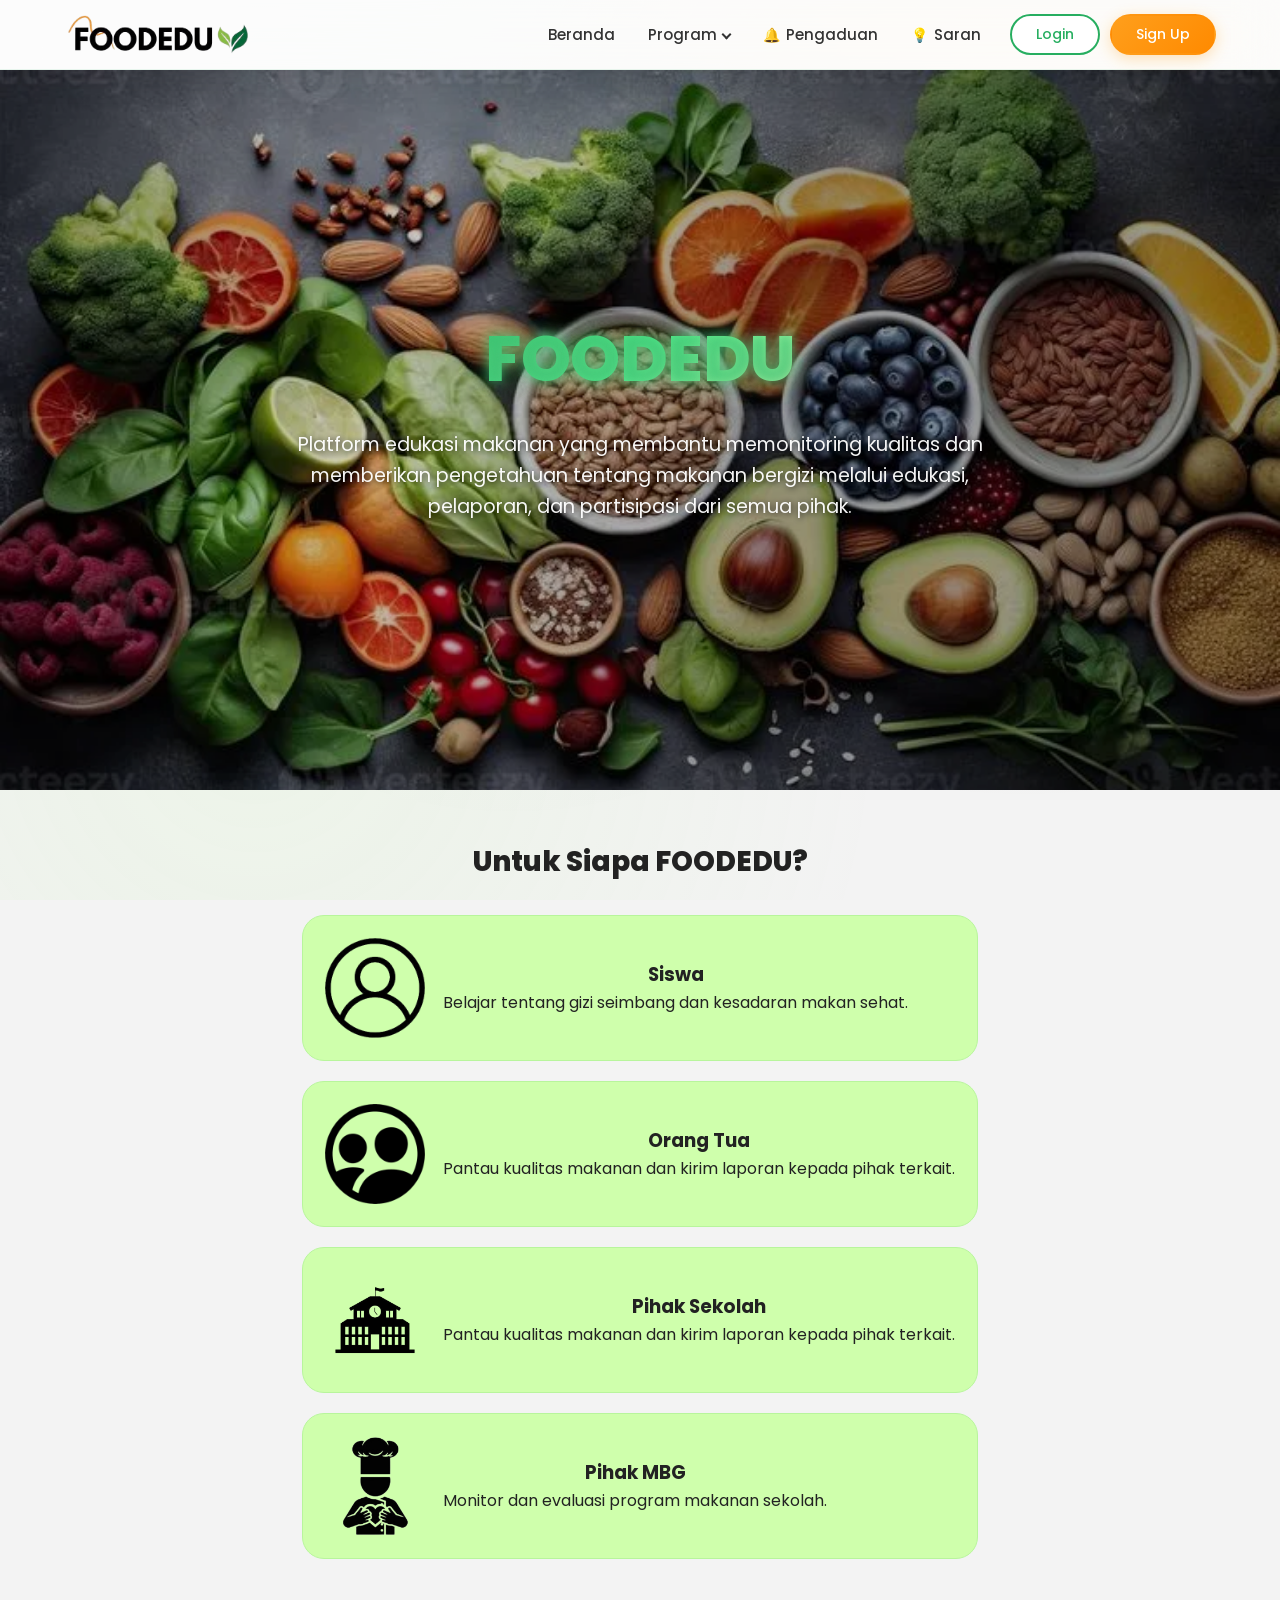
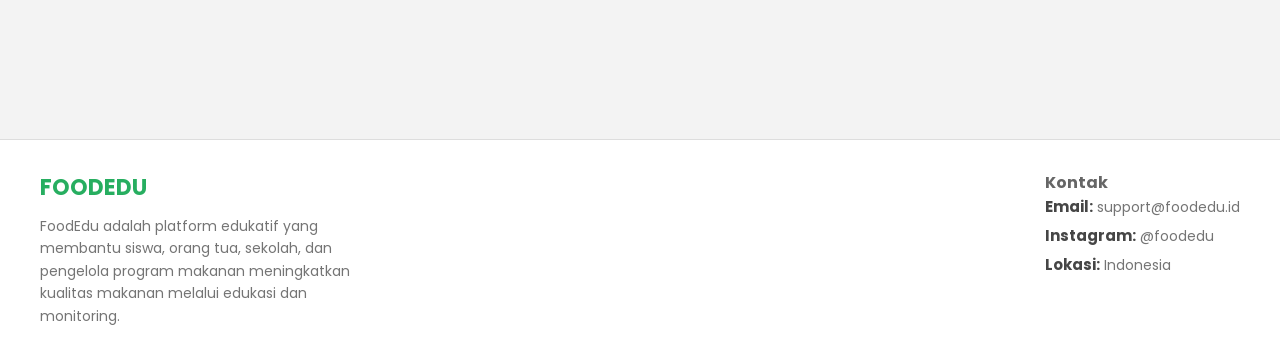
<file: index.html>
<!DOCTYPE html>
<html lang="id">

<head>
    <meta charset="UTF-8" />
    <meta name="viewport" content="width=device-width, initial-scale=1.0" />
    <title>FoodEdu – Edukasi Gizi & Kelayakan Makanan</title>

    <!-- FONT -->
    <link rel="preconnect" href="https://fonts.gstatic.com" crossorigin />
    <link href="https://fonts.googleapis.com/css2?family=Poppins:wght@400;500;600;700&display=swap" rel="stylesheet" />

    <!-- MAIN CSS -->
    <link rel="stylesheet" href="main.css" />
</head>

<body>

    <!-- ================= NAVBAR ================= -->
    <header class="navbar-container">
        <div class="navbar-inner">

            <!-- Logo -->
            <a href="#" class="logo">
                <img src="asset/logo/foodedu.png" alt="FoodEdu Logo" />
            </a>

            <!-- Navigation -->
            <nav class="nav-menu">

                <a href="#beranda" class="nav-item active">Beranda</a>

                <div class="dropdown">
                    <a class="nav-item dropdown-toggle">
                        Program <span class="arrow"></span>
                    </a>
                    <div class="dropdown-menu">
                        <a href="gizi.html#informasi-gizi">Informasi Gizi Seimbang</a>
                        <a href="gizi.html#kelayakan">Edukasi Kelayakan Makanan</a>
                    </div>
                </div>

                <a href="pengaduan.php" class="nav-item pengaduan-link">Pengaduan</a>
                <a href="saran.php" class="nav-item saran-link">Saran</a>

                <!-- Buttons -->
                <div class="nav-buttons">
                    <button class="btn-login">Login</button>
                    <button class="btn-signup">Sign Up</button>
                </div>

            </nav>

            <!-- Hamburger -->
            <button class="hamburger">
                <span></span>
                <span></span>
                <span></span>
            </button>

        </div>
    </header>

    <!-- ================= HERO ================= -->
    <section id="beranda" class="hero">
        <!-- Ganti bagian hero-bg dengan ini untuk optimasi lebih baik -->
        <div class="hero-bg">
            <picture>
                <source media="(min-width: 1200px)" srcset="/asset/logo/banner-foodedu.webp" type="image/webp">
                <source media="(min-width: 768px)" srcset="/asset/logo/banner-foodedu.webp" type="image/webp">
                <source srcset="/asset/logo/banner-foodedu.webp" type="image/webp">

                <img src="/asset/logo/banner-foodedu.jpeg" alt="Banner makanan sehat" loading="eager"
                    style="width: 100%; height: auto;">
            </picture>
        </div>

        <div class="hero-content reveal">
            <h1>FOODEDU</h1>
            <p>
                Platform edukasi makanan yang membantu memonitoring kualitas dan memberikan pengetahuan tentang makanan
                bergizi melalui edukasi, pelaporan, dan partisipasi dari semua pihak.
            </p>

        </div>
    </section>

    <!-- ================= AUDIENCE ================= -->
    <section id="untuk-siapa" class="audience-section">
        <h2 class="reveal">Untuk Siapa FOODEDU?</h2>

        <div class="audience-list">

            <article class="audience-card reveal-left">
                <img src="asset/logo/siswa.png" alt="Ikon siswa" />
                <div>
                    <h3>Siswa</h3>
                    <p>Belajar tentang gizi seimbang dan kesadaran makan sehat.</p>
                </div>
            </article>

            <article class="audience-card reveal-right">
                <img src="asset/logo/ortu.png" alt="Ikon orang tua" />
                <div>
                    <h3>Orang Tua</h3>
                    <p>Pantau kualitas makanan dan kirim laporan kepada pihak terkait.</p>
                </div>
            </article>

            <article class="audience-card reveal-left">
                <img src="asset/logo/sekolah.png" alt="Ikon sekolah" />
                <div>
                    <h3>Pihak Sekolah</h3>
                    <p>Pantau kualitas makanan dan kirim laporan kepada pihak terkait.</p>
                </div>
            </article>

            <article class="audience-card reveal-right">
                <img src="asset/logo/mbg.png" alt="Ikon MBG" />
                <div>
                    <h3>Pihak MBG</h3>
                    <p>Monitor dan evaluasi program makanan sekolah.</p>
                </div>
            </article>

        </div>
    </section>

    <!-- ================= PREVIEW GIZI & KELAYAKAN ================= -->
    <section class="audience-section" data-gizi-preview>
        <!-- Konten dinamis akan diisi oleh js/gizi-content.js -->
    </section>

    <!-- ================= FOOTER ================= -->
    <footer class="footer reveal">
        <div class="footer-left">
            <h3>FOODEDU</h3>
            <p>
                FoodEdu adalah platform edukatif yang membantu siswa, orang tua, sekolah, dan pengelola program makanan
                meningkatkan kualitas makanan melalui edukasi dan monitoring.
            </p>
        </div>

        <div class="footer-right">
            <h4>Kontak</h4>
            <p><strong>Email:</strong> support@foodedu.id</p>
            <p><strong>Instagram:</strong> @foodedu</p>
            <p><strong>Lokasi:</strong> Indonesia</p>
        </div>
    </footer>

    <!-- Gizi Content JS -->
    <script src="js/gizi-content.js"></script>
    <!-- MAIN JS -->
    <script src="main.js"></script>
</body>


</html>
</file>
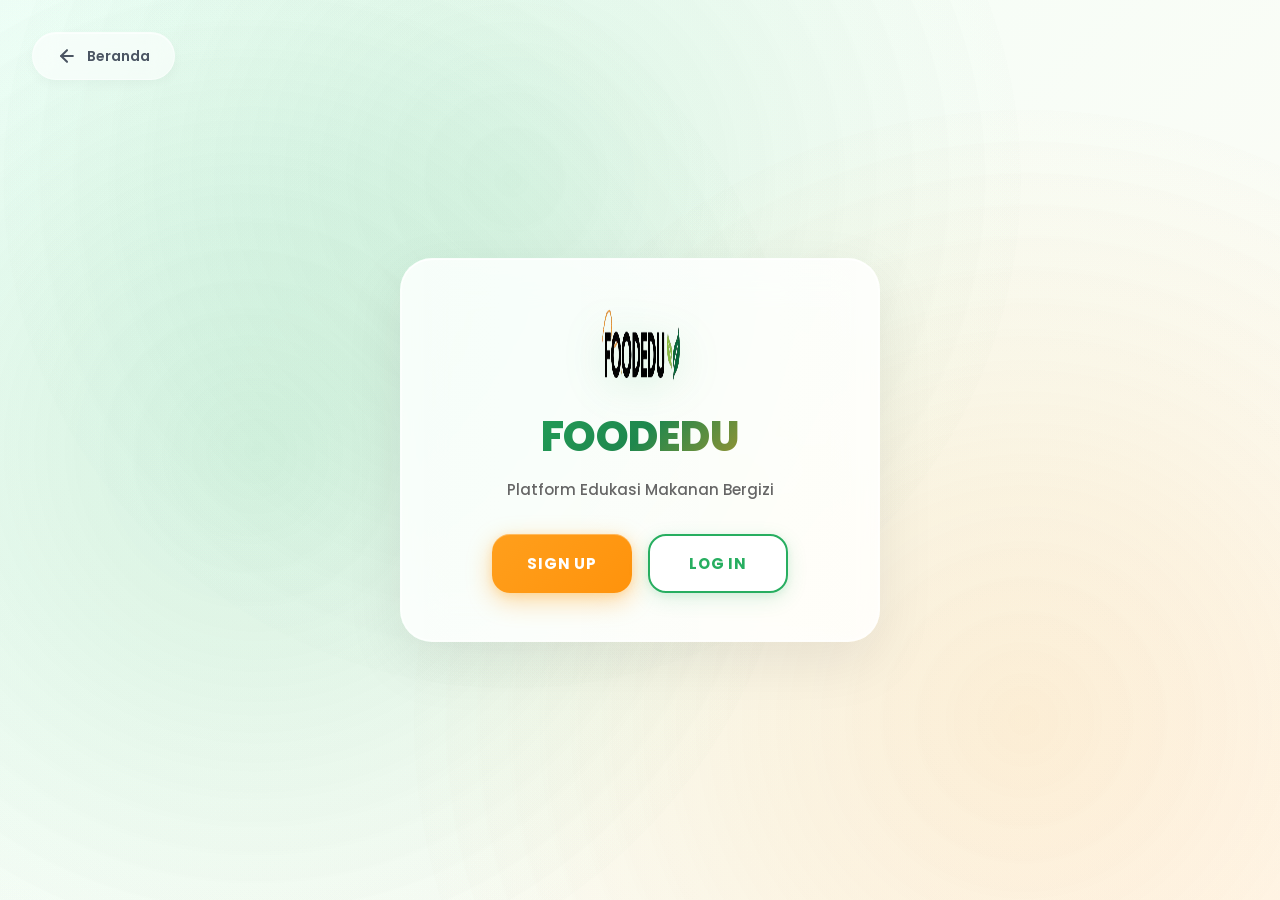
<file: auth.html>
<!DOCTYPE html>
<html lang="id">

<head>
  <meta charset="utf-8" />
  <meta name="viewport" content="width=device-width,initial-scale=1" />
  <title>FOODEDU - Login & Sign Up</title>
  <link rel="preconnect" href="https://fonts.gstatic.com" crossorigin>
  <link href="https://fonts.googleapis.com/css2?family=Poppins:wght@400;500;600;700&display=swap" rel="stylesheet">
  <link rel="stylesheet" href="main.css" />
  <link rel="stylesheet" href="css/auth.css" />
</head>

<body class="auth-body">
  <div class="auth-background"></div>

  <!-- Back to Home Button -->
  <a href="index.html" class="back-home-btn" aria-label="Kembali ke Beranda">
    <svg width="20" height="20" viewBox="0 0 24 24" fill="none" stroke="currentColor" stroke-width="2.5"
      stroke-linecap="round" stroke-linejoin="round">
      <path d="M19 12H5"></path>
      <path d="M12 19l-7-7 7-7"></path>
    </svg>
    <span>Beranda</span>
  </a>

  <main class="auth-container">
    <!-- Menu Auth -->
    <div class="auth-panel" id="menuAuth">
      <div class="auth-logo-section">
        <img src="asset/logo/foodedu.png" alt="FoodEdu" class="auth-logo-img">
        <h1 class="auth-title">FOODEDU</h1>
        <p class="auth-subtitle">Platform Edukasi Makanan Bergizi</p>
      </div>

      <div class="auth-btn-row">
        <button class="auth-btn auth-btn-primary" id="btnSignup">
          <span>Sign Up</span>
        </button>
        <button class="auth-btn auth-btn-secondary" id="btnLogin">
          <span>Log In</span>
        </button>
      </div>
    </div>

    <!-- Sign Up Form -->
    <form class="auth-panel hidden" id="signupForm" autocomplete="off">
      <div class="auth-form-header">
        <h2>Daftar Akun</h2>
        <p>Bergabung dengan FoodEdu sekarang</p>
      </div>

      <div class="auth-form-group">
        <label for="su_name">Nama Lengkap <span class="required">*</span></label>
        <input type="text" id="su_name" name="su_name" required placeholder="Masukkan nama lengkap" />
      </div>

      <div class="auth-form-group">
        <label for="su_email">Email <span class="required">*</span></label>
        <input type="email" id="su_email" name="su_email" required placeholder="contoh@email.com" />
      </div>

      <div class="auth-form-group">
        <label for="su_phone">No Handphone <span class="required">*</span></label>
        <input type="text" id="su_phone" name="su_phone" required placeholder="08xxxxxxxxxx" />
      </div>

      <div class="auth-form-group">
        <label>Pilih Peran <span class="required">*</span></label>
        <div class="auth-radio-group">
          <label class="auth-radio-label">
            <input type="radio" name="role" value="siswa" required />
            <span>Siswa</span>
          </label>
          <label class="auth-radio-label">
            <input type="radio" name="role" value="ortu" required />
            <span>Orang Tua</span>
          </label>
          <label class="auth-radio-label">
            <input type="radio" name="role" value="sekolah" required />
            <span>Pihak Sekolah</span>
          </label>
          <label class="auth-radio-label">
            <input type="radio" name="role" value="mbg" required />
            <span>Pihak MBG</span>
          </label>
        </div>
      </div>

      <div id="extraFields" class="auth-extra-fields"></div>

      <div id="signupError" class="auth-error-message"></div>

      <div class="auth-form-actions">
        <button type="submit" class="auth-btn auth-btn-primary" id="submitSignup">
          <span>Buat Akun</span>
        </button>
        <button type="button" class="auth-btn auth-btn-link" id="backFromSignup">
          <span>Kembali</span>
        </button>
      </div>
    </form>

    <!-- Login Form -->
    <form class="auth-panel hidden" id="loginForm" autocomplete="off">
      <div class="auth-form-header">
        <h2>Masuk ke Akun</h2>
        <p>Selamat datang kembali!</p>
      </div>

      <div class="auth-form-group">
        <label for="li_user">Username <span class="required">*</span></label>
        <input type="text" id="li_user" name="li_user" required placeholder="Masukkan username" />
      </div>

      <div class="auth-form-group">
        <label for="li_pass">Password <span class="required">*</span></label>
        <div class="password-input-wrapper">
          <input type="password" id="li_pass" name="li_pass" required placeholder="Masukkan password" />
          <button type="button" class="password-toggle" aria-label="Toggle password visibility" data-target="li_pass">
            <svg class="eye-icon" width="20" height="20" viewBox="0 0 24 24" fill="none" stroke="currentColor"
              stroke-width="2" stroke-linecap="round" stroke-linejoin="round">
              <path class="eye-open" d="M1 12s4-8 11-8 11 8 11 8-4 8-11 8-11-8-11-8z"></path>
              <circle class="eye-open" cx="12" cy="12" r="3"></circle>
              <path class="eye-closed"
                d="M17.94 17.94A10.07 10.07 0 0 1 12 20c-7 0-11-8-11-8a18.45 18.45 0 0 1 5.06-5.94M9.9 4.24A9.12 9.12 0 0 1 12 4c7 0 11 8 11 8a18.5 18.5 0 0 1-2.16 3.19m-6.72-1.07a3 3 0 1 1-4.24-4.24"
                style="display:none;"></path>
              <line class="eye-closed" x1="1" y1="1" x2="23" y2="23" style="display:none;"></line>
            </svg>
          </button>
        </div>
      </div>

      <div id="loginError" class="auth-error-message"></div>

      <div class="auth-form-actions">
        <button type="submit" class="auth-btn auth-btn-primary" id="submitLogin">
          <span>Masuk</span>
        </button>
        <button type="button" class="auth-btn auth-btn-link" id="backFromLogin">
          <span>Kembali</span>
        </button>
      </div>
    </form>

    <!-- Welcome Panel / Success Modal -->
    <div class="auth-panel hidden" id="welcomePanel">
      <div class="confetti top-left"></div>
      <div class="confetti bottom-right"></div>
      <div id="resultCard" class="result-card">
        <button class="close-btn" id="resultClose" aria-label="Close">×</button>
        <img src="asset/logo/foodedu.png" alt="FoodEdu" class="auth-logo" id="resultLogo">
        <h2 id="resultTitle"></h2>
        <p id="resultMessage"></p>
        <div id="autoDismissBar" class="auto-dismiss-bar hidden">
          <div id="barFill" class="bar-fill"></div>
        </div>
        <div class="form-actions">
          <button class="auth-btn auth-btn-primary" id="btnGoLogin">
            <span>Masuk ke Login</span>
          </button>
          <button class="auth-btn auth-btn-secondary hidden" id="btnRetry">
            <span>Coba Lagi</span>
          </button>
        </div>
      </div>
    </div>
  </main>

  <script src="js/auth.js"></script>
</body>

</html>
</file>
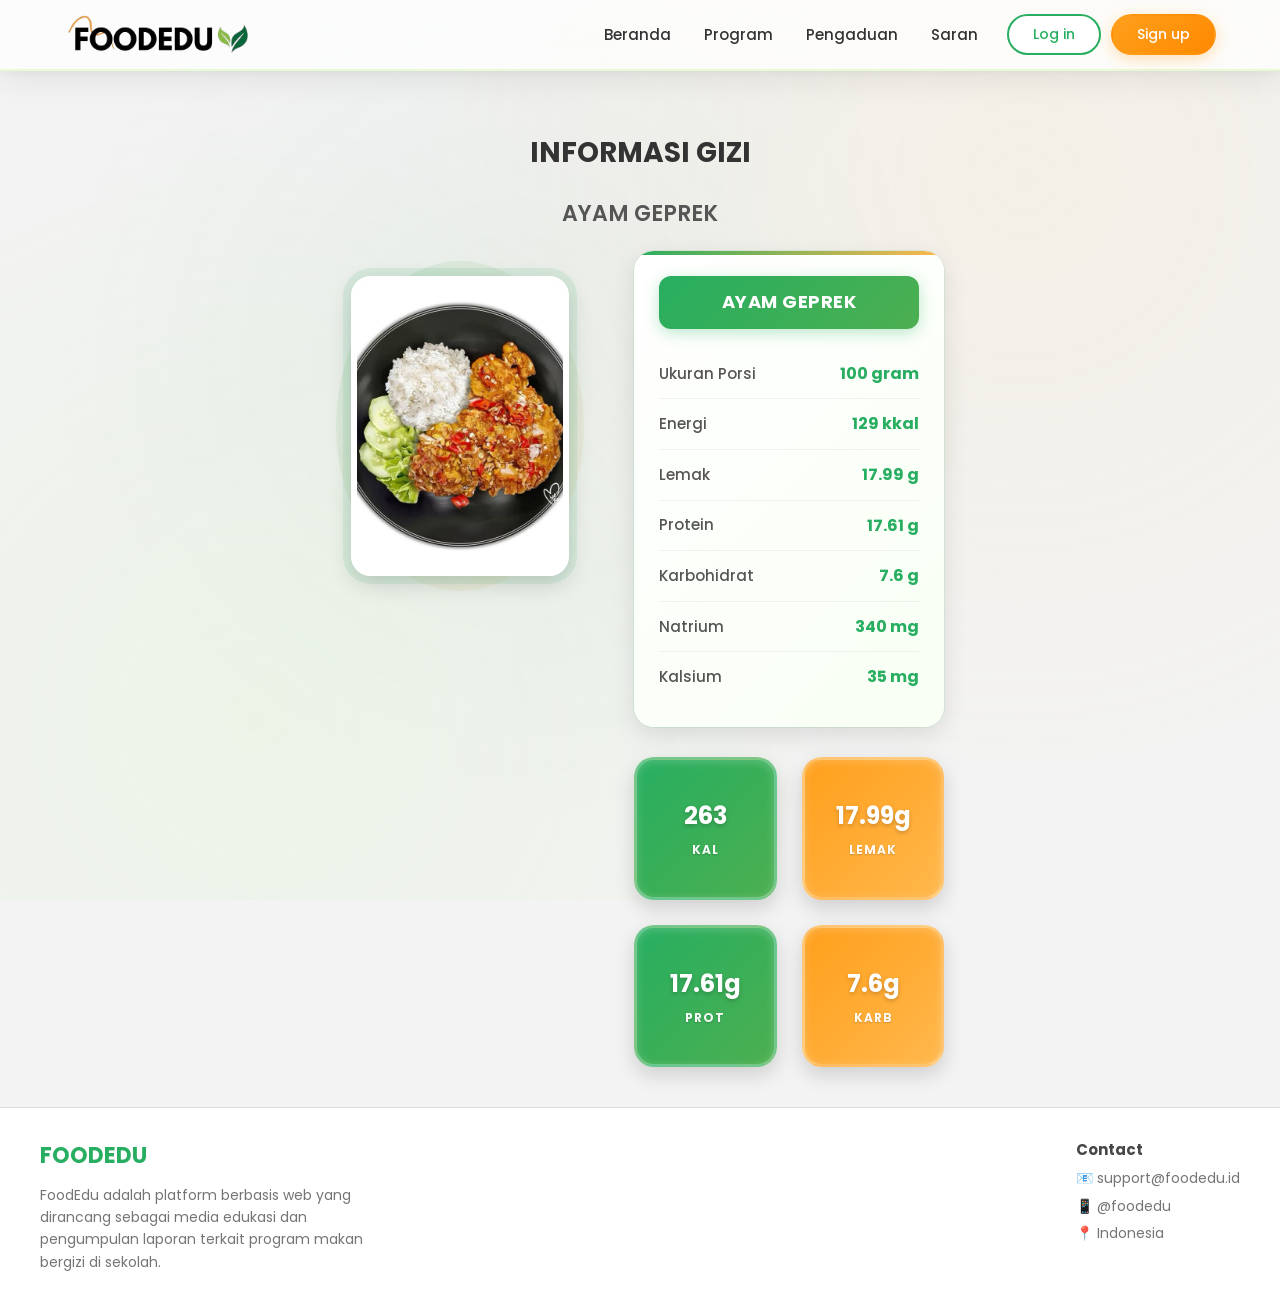
<file: ayam-geprek.html>
<!DOCTYPE html>
<html lang="id">
<head>
    <meta charset="UTF-8">
    <meta name="viewport" content="width=device-width, initial-scale=1.0">
    <title>Informasi Gizi – Ayam Geprek</title>

    <link rel="preconnect" href="https://fonts.gstatic.com">
    <link href="https://fonts.googleapis.com/css2?family=Poppins:wght@400;500;600;700&display=swap" rel="stylesheet">

    <link rel="stylesheet" href="main.css">
</head>
<body>

<!-- ================= NAVBAR ================= -->
<nav class="navbar-gizi">
    <a href="index.html" class="logo">
        <img src="asset/logo/foodedu.png" alt="FoodEdu">
    </a>

    <div class="hamburger" id="hamburger">
        <span></span>
        <span></span>
        <span></span>
    </div>

    <div class="nav-menu" id="navMenu">
        <a href="index.html">Beranda</a>
        <a href="gizi.html" class="active">Program</a>
        <a href="index.html#pengaduan">Pengaduan</a>
        <a href="index.html#saran">Saran</a>

        <div class="nav-buttons">
            <button class="btn-login">Log in</button>
            <button class="btn-signup">Sign up</button>
        </div>
    </div>
</nav>

<!-- ================= HEADER ================= -->
<div class="page-header">
    <h1 class="page-title">INFORMASI GIZI</h1>
    <h2 class="food-title">AYAM GEPREK</h2>
</div>

<!-- ================= CONTENT CONTAINER ================= -->
<div class="content-container">
    
    <!-- ================= IMAGE SECTION ================= -->
    <div class="image-section">
        <div class="food-image-container">
            <img src="asset/logo/ayamgeprek.jpeg" alt="Ayam Geprek" class="food-image">
        </div>
    </div>

    <!-- ================= INFO SECTION ================= -->
    <div class="info-section">
        
        <!-- ================= NUTRITION TABLE ================= -->
        <div class="nutrition-box">
            <div class="nutrition-title">Ayam Geprek</div>

            <table class="nutrition-table">
                <tr><td>Ukuran Porsi</td><td>100 gram</td></tr>
                <tr><td>Energi</td><td>129 kkal</td></tr>
                <tr><td>Lemak</td><td>17.99 g</td></tr>
                <tr><td>Protein</td><td>17.61 g</td></tr>
                <tr><td>Karbohidrat</td><td>7.6 g</td></tr>
                <tr><td>Natrium</td><td>340 mg</td></tr>
                <tr><td>Kalsium</td><td>35 mg</td></tr>
            </table>
        </div>

        <!-- ================= MACRO CIRCLES ================= -->
        <div class="macro-wrapper">
            <div class="macro-item green">
                <span class="macro-value">263</span>
                <span class="macro-label">KAL</span>
            </div>

            <div class="macro-item orange">
                <span class="macro-value">17.99g</span>
                <span class="macro-label">LEMAK</span>
            </div>

            <div class="macro-item green">
                <span class="macro-value">17.61g</span>
                <span class="macro-label">PROT</span>
            </div>

            <div class="macro-item orange">
                <span class="macro-value">7.6g</span>
                <span class="macro-label">KARB</span>
            </div>
        </div>
    </div>
</div>

<!-- ================= FOOTER ================= -->
<footer class="footer">
    <div class="footer-left">
        <h3>FOODEDU</h3>
        <p>
            FoodEdu adalah platform berbasis web yang dirancang sebagai media edukasi 
            dan pengumpulan laporan terkait program makan bergizi di sekolah.
        </p>
    </div>

    <div class="footer-right">
        <p><strong>Contact</strong></p>
        <p>📧 support@foodedu.id</p>
        <p>📱 @foodedu</p>
        <p>📍 Indonesia</p>
    </div>
</footer>

<script src="main.js"></script>
</body>
</html>
</file>
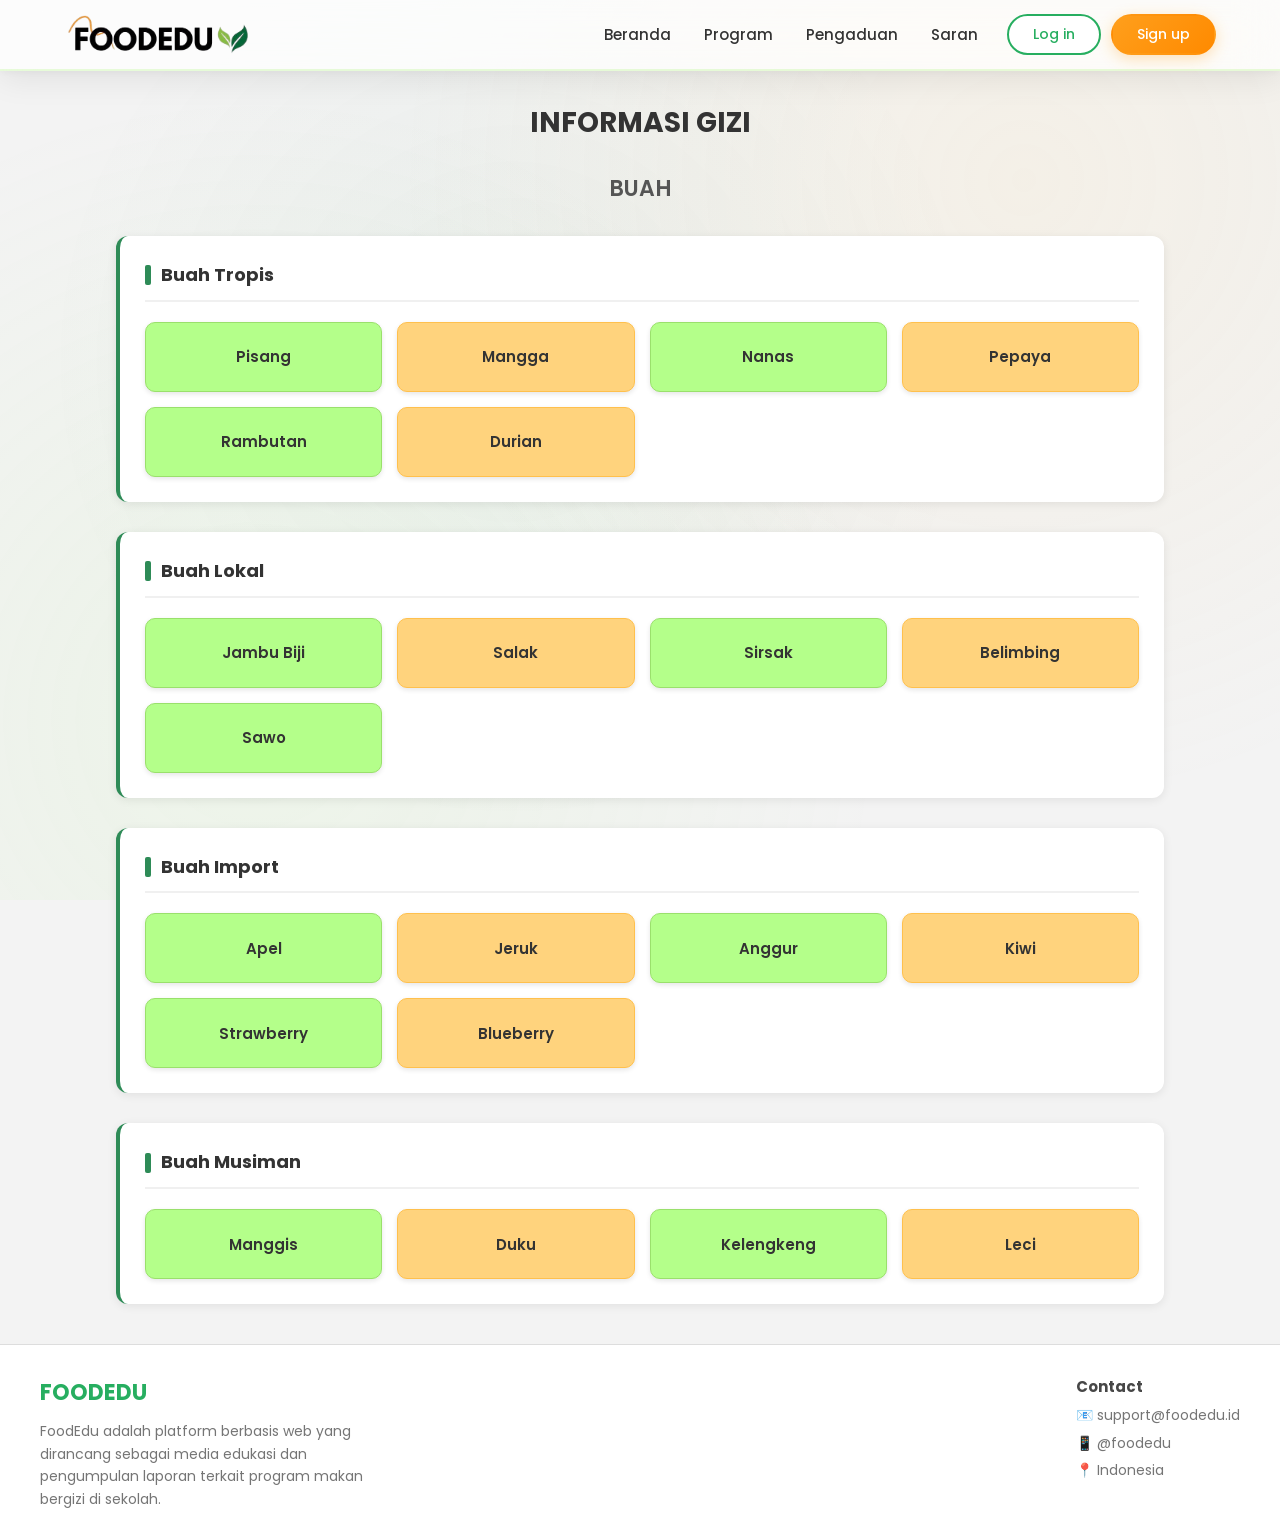
<file: buah.html>
<!DOCTYPE html>
<html lang="id">
<head>
    <meta charset="UTF-8">
    <meta name="viewport" content="width=device-width, initial-scale=1.0">
    <title>Informasi Gizi – Buah</title>

    <!-- Fonts -->
    <link rel="preconnect" href="https://fonts.gstatic.com" crossorigin>
    <link href="https://fonts.googleapis.com/css2?family=Poppins:wght@400;500;600;700&display=swap" rel="stylesheet">

    <!-- CSS -->
    <link rel="stylesheet" href="main.css">
</head>

<body>

<!-- NAVBAR -->
<nav class="navbar-buah">
    <a href="index.html" class="logo">
        <img src="asset/logo/foodedu.png" alt="FoodEdu">
    </a>

    <!-- HAMBURGER -->
    <div class="hamburger" id="hamburger">
        <span></span>
        <span></span>
        <span></span>
    </div>

    <!-- NAV MENU -->
    <div class="nav-menu" id="navMenu">
        <a href="index.html">Beranda</a>
        <a href="gizi.html" class="active">Program</a>
        <a href="index.html#pengaduan">Pengaduan</a>
        <a href="index.html#saran">Saran</a>

        <div class="nav-buttons">
            <button class="btn-login">Log in</button>
            <button class="btn-signup">Sign up</button>
        </div>
    </div>
</nav>

<!-- TITLE -->
<h1 class="page-title">INFORMASI GIZI</h1>
<h2 class="page-subtitle">BUAH</h2>

<!-- LIST BUAH -->
<section class="list-buah">
    <!-- Kategori Buah Tropis -->
    <div class="category-section">
        <h3 class="category-title">Buah Tropis</h3>
        <div class="category-items">
            <a class="list-item green" href="pisang.html">Pisang</a>
            <a class="list-item orange" href="mangga.html">Mangga</a>
            <a class="list-item green" href="nanas.html">Nanas</a>
            <a class="list-item orange" href="pepaya.html">Pepaya</a>
            <a class="list-item green" href="rambutan.html">Rambutan</a>
            <a class="list-item orange" href="durian.html">Durian</a>
        </div>
    </div>

    <!-- Kategori Buah Lokal -->
    <div class="category-section">
        <h3 class="category-title">Buah Lokal</h3>
        <div class="category-items">
            <a class="list-item green" href="jambu-biji.html">Jambu Biji</a>
            <a class="list-item orange" href="salak.html">Salak</a>
            <a class="list-item green" href="sirsak.html">Sirsak</a>
            <a class="list-item orange" href="belimbing.html">Belimbing</a>
            <a class="list-item green" href="sawo.html">Sawo</a>
        </div>
    </div>

    <!-- Kategori Buah Import -->
    <div class="category-section">
        <h3 class="category-title">Buah Import</h3>
        <div class="category-items">
            <a class="list-item green" href="apel.html">Apel</a>
            <a class="list-item orange" href="jeruk.html">Jeruk</a>
            <a class="list-item green" href="anggur.html">Anggur</a>
            <a class="list-item orange" href="kiwi.html">Kiwi</a>
            <a class="list-item green" href="strawberry.html">Strawberry</a>
            <a class="list-item orange" href="blueberry.html">Blueberry</a>
        </div>
    </div>

    <!-- Kategori Buah Musiman -->
    <div class="category-section">
        <h3 class="category-title">Buah Musiman</h3>
        <div class="category-items">
            <a class="list-item green" href="manggis.html">Manggis</a>
            <a class="list-item orange" href="duku.html">Duku</a>
            <a class="list-item green" href="kelengkeng.html">Kelengkeng</a>
            <a class="list-item orange" href="leci.html">Leci</a>
        </div>
    </div>
</section>

<!-- FOOTER -->
<footer class="footer">
    <div class="footer-left">
        <h3>FOODEDU</h3>
        <p>
            FoodEdu adalah platform berbasis web yang dirancang sebagai media edukasi 
            dan pengumpulan laporan terkait program makan bergizi di sekolah.
        </p>
    </div>

    <div class="footer-right">
        <p><strong>Contact</strong></p>
        <p>📧 support@foodedu.id</p>
        <p>📱 @foodedu</p>
        <p>📍 Indonesia</p>
    </div>
</footer>

<!-- JAVASCRIPT -->
<script src="main.js"></script>

</body>
</html>
</file>
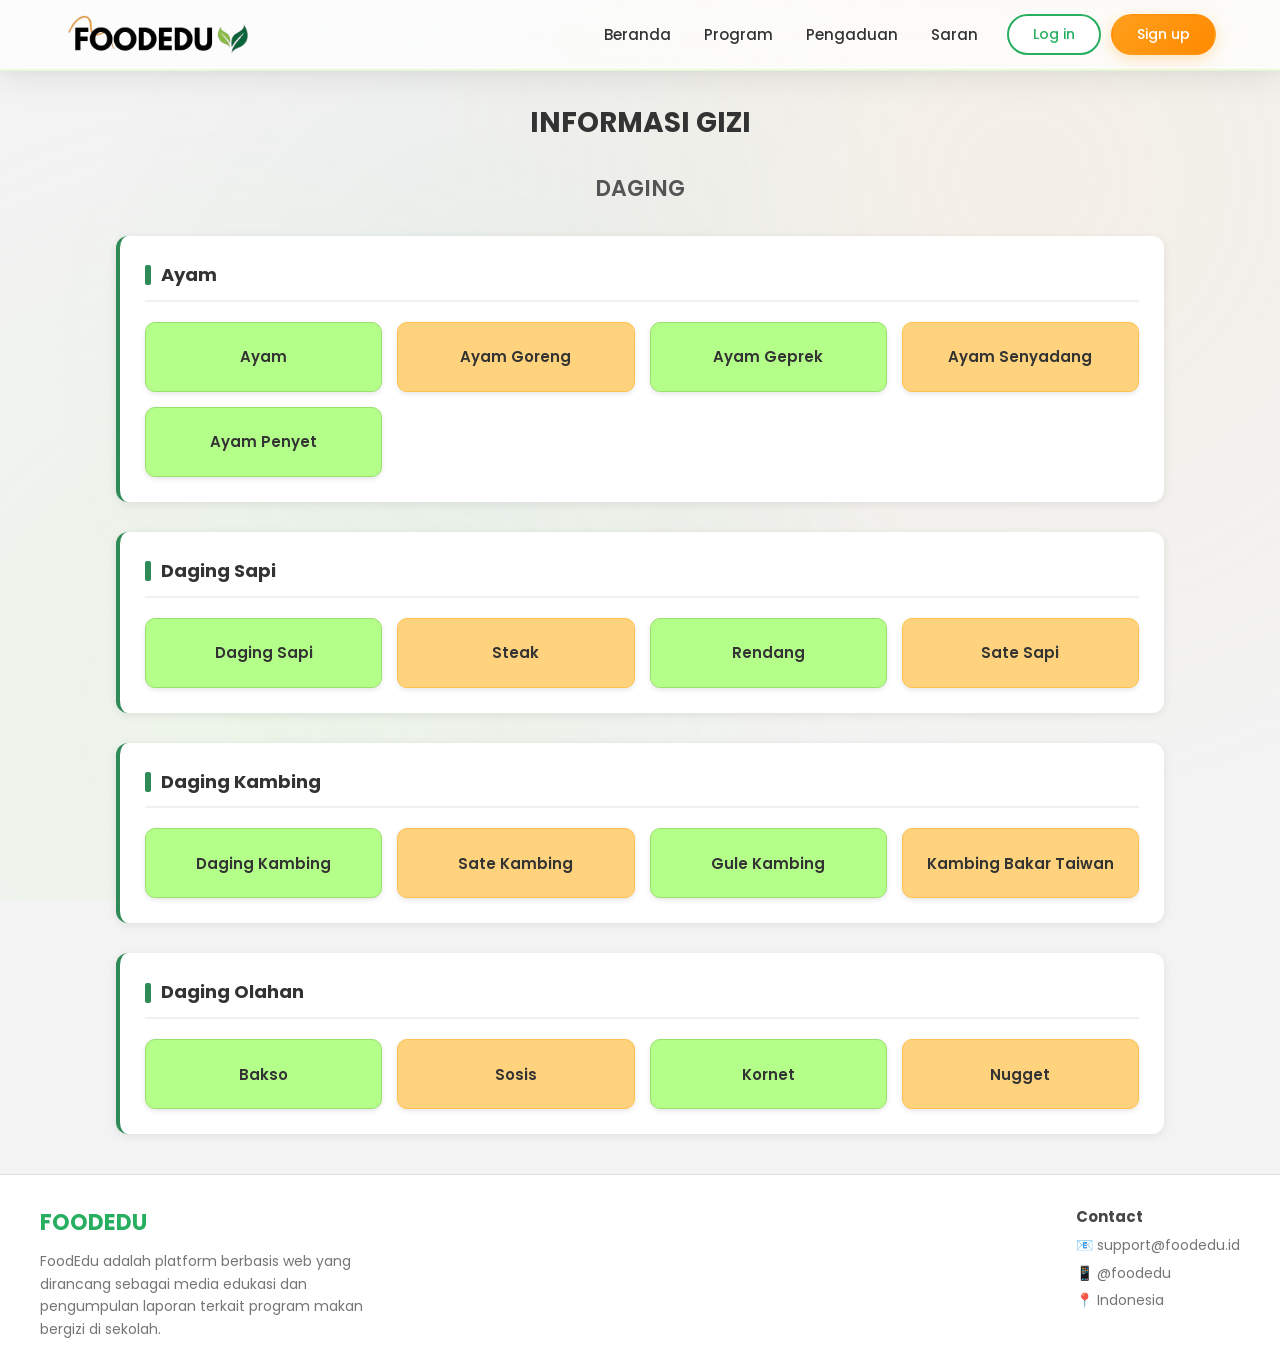
<file: gizi-daging.html>
<!DOCTYPE html>
<html lang="id">
<head>
    <meta charset="UTF-8">
    <meta name="viewport" content="width=device-width, initial-scale=1.0">
    <title>Informasi Gizi – Daging</title>

    <!-- Fonts -->
    <link rel="preconnect" href="https://fonts.gstatic.com" crossorigin>
    <link href="https://fonts.googleapis.com/css2?family=Poppins:wght@400;500;600;700&display=swap" rel="stylesheet">

    <!-- CSS -->
    <link rel="stylesheet" href="main.css">
</head>

<body>

<!-- NAVBAR -->
<nav class="navbar-gizi">
    <a href="index.html" class="logo">
        <img src="asset/logo/foodedu.png" alt="FoodEdu">
    </a>

    <!-- HAMBURGER -->
    <div class="hamburger" id="hamburger">
        <span></span>
        <span></span>
        <span></span>
    </div>

    <!-- NAV MENU -->
    <div class="nav-menu" id="navMenu">
        <a href="index.html">Beranda</a>
        <a href="gizi.html" class="active">Program</a>
        <a href="index.html#pengaduan">Pengaduan</a>
        <a href="index.html#saran">Saran</a>

        <div class="nav-buttons">
            <button class="btn-login">Log in</button>
            <button class="btn-signup">Sign up</button>
        </div>
    </div>
</nav>

<!-- TITLE -->
<h1 class="page-title">INFORMASI GIZI</h1>
<h2 class="page-subtitle">DAGING</h2>

<!-- LIST DAGING -->
<section class="list-gizi">
    <!-- Kategori Ayam -->
    <div class="category-section">
        <h3 class="category-title">Ayam</h3>
        <div class="category-items">
            <a class="list-item green" href="ayam.html">Ayam</a>
            <a class="list-item orange" href="ayam-goreng.html">Ayam Goreng</a>
            <a class="list-item green" href="ayam-geprek.html">Ayam Geprek</a>
            <a class="list-item orange" href="ayam-senyadang.html">Ayam Senyadang</a>
            <a class="list-item green" href="ayam-penyet.html">Ayam Penyet</a>
        </div>
    </div>

    <!-- Kategori Daging Sapi -->
    <div class="category-section">
        <h3 class="category-title">Daging Sapi</h3>
        <div class="category-items">
            <a class="list-item green" href="daging-sapi.html">Daging Sapi</a>
            <a class="list-item orange" href="steak.html">Steak</a>
            <a class="list-item green" href="rendang.html">Rendang</a>
            <a class="list-item orange" href="sate-sapi.html">Sate Sapi</a>
        </div>
    </div>

    <!-- Kategori Daging Kambing -->
    <div class="category-section">
        <h3 class="category-title">Daging Kambing</h3>
        <div class="category-items">
            <a class="list-item green" href="daging-kambing.html">Daging Kambing</a>
            <a class="list-item orange" href="sate-kambing.html">Sate Kambing</a>
            <a class="list-item green" href="gule-kambing.html">Gule Kambing</a>
            <a class="list-item orange" href="kambing-bakar-taiwan.html">Kambing Bakar Taiwan</a>
        </div>
    </div>

    <!-- Kategori Daging Olahan -->
    <div class="category-section">
        <h3 class="category-title">Daging Olahan</h3>
        <div class="category-items">
            <a class="list-item green" href="bakso.html">Bakso</a>
            <a class="list-item orange" href="sosis.html">Sosis</a>
            <a class="list-item green" href="kornet.html">Kornet</a>
            <a class="list-item orange" href="nugget.html">Nugget</a>
        </div>
    </div>
</section>

<!-- FOOTER -->
<footer class="footer">
    <div class="footer-left">
        <h3>FOODEDU</h3>
        <p>
            FoodEdu adalah platform berbasis web yang dirancang sebagai media edukasi 
            dan pengumpulan laporan terkait program makan bergizi di sekolah.
        </p>
    </div>

    <div class="footer-right">
        <p><strong>Contact</strong></p>
        <p>📧 support@foodedu.id</p>
        <p>📱 @foodedu</p>
        <p>📍 Indonesia</p>
    </div>
</footer>

<!-- JAVASCRIPT -->
<script src="main.js"></script>

</body>
</html>
</file>
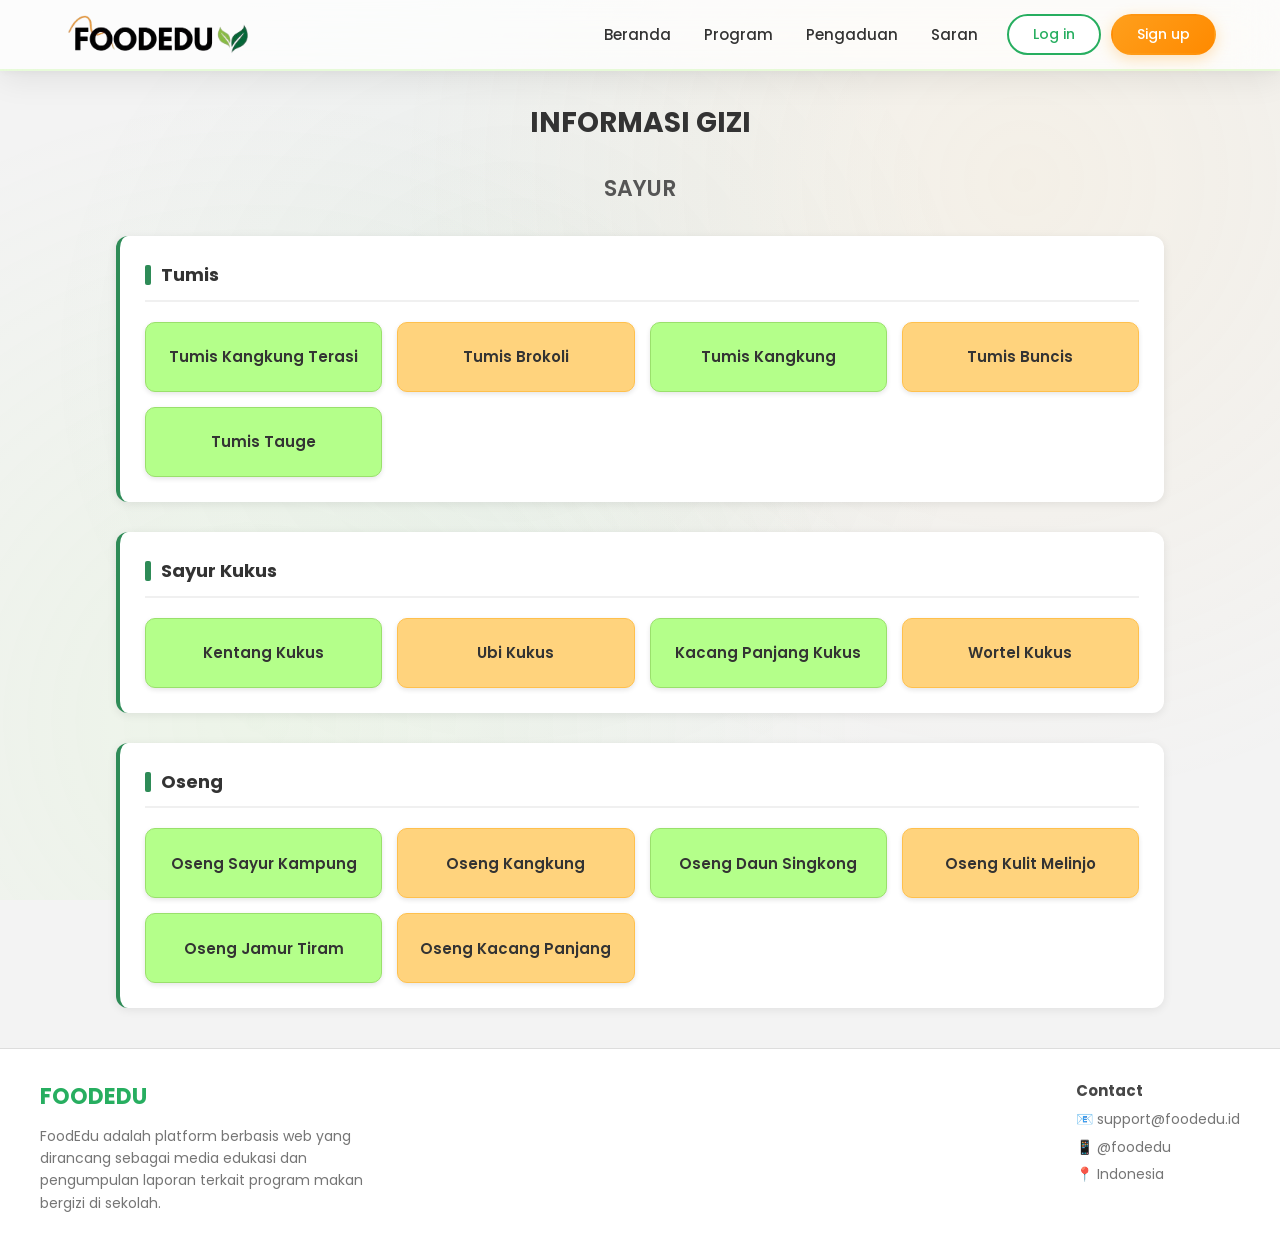
<file: gizi-sayur.html>
<!DOCTYPE html>
<html lang="id">
<head>
    <meta charset="UTF-8">
    <meta name="viewport" content="width=device-width, initial-scale=1.0">
    <title>Informasi Gizi – Sayur</title>

    <!-- Fonts -->
    <link rel="preconnect" href="https://fonts.gstatic.com" crossorigin>
    <link href="https://fonts.googleapis.com/css2?family=Poppins:wght@400;500;600;700&display=swap" rel="stylesheet">

    <!-- CSS -->
    <link rel="stylesheet" href="main.css">
</head>

<body>

<!-- NAVBAR -->
<nav class="navbar-gizi">
    <a href="index.html" class="logo">
        <img src="asset/logo/foodedu.png" alt="FoodEdu">
    </a>

    <!-- HAMBURGER -->
    <div class="hamburger" id="hamburger">
        <span></span>
        <span></span>
        <span></span>
    </div>

    <!-- NAV MENU -->
    <div class="nav-menu" id="navMenu">
        <a href="index.html">Beranda</a>
        <a href="gizi.html" class="active">Program</a>
        <a href="index.html#pengaduan">Pengaduan</a>
        <a href="index.html#saran">Saran</a>

        <div class="nav-buttons">
            <button class="btn-login">Log in</button>
            <button class="btn-signup">Sign up</button>
        </div>
    </div>
</nav>

<!-- TITLE -->
<h1 class="page-title">INFORMASI GIZI</h1>
<h2 class="page-subtitle">SAYUR</h2>

<!-- LIST SAYUR -->
<section class="list-gizi">
    <!-- Kategori Tumis -->
    <div class="category-section">
        <h3 class="category-title">Tumis</h3>
        <div class="category-items">
            <a class="list-item green" href="tumis-kangkung-terasi.html">Tumis Kangkung Terasi</a>
            <a class="list-item orange" href="tumis-brokoli.html">Tumis Brokoli</a>
            <a class="list-item green" href="tumis-kangkung.html">Tumis Kangkung</a>
            <a class="list-item orange" href="tumis-buncis.html">Tumis Buncis</a>
            <a class="list-item green" href="tumis-tauge.html">Tumis Tauge</a>
        </div>
    </div>

    <!-- Kategori Sayur Kukus -->
    <div class="category-section">
        <h3 class="category-title">Sayur Kukus</h3>
        <div class="category-items">
            <a class="list-item green" href="kentang-kukus.html">Kentang Kukus</a>
            <a class="list-item orange" href="ubi-kukus.html">Ubi Kukus</a>
            <a class="list-item green" href="kacang-panjang-kukus.html">Kacang Panjang Kukus</a>
            <a class="list-item orange" href="wortel-kukus.html">Wortel Kukus</a>
        </div>
    </div>

    <!-- Kategori Oseng -->
    <div class="category-section">
        <h3 class="category-title">Oseng</h3>
        <div class="category-items">
            <a class="list-item green" href="oseng-sayur-kampung.html">Oseng Sayur Kampung</a>
            <a class="list-item orange" href="oseng-kangkung.html">Oseng Kangkung</a>
            <a class="list-item green" href="oseng-daun-singkong.html">Oseng Daun Singkong</a>
            <a class="list-item orange" href="oseng-kulit-melinjo.html">Oseng Kulit Melinjo</a>
            <a class="list-item green" href="oseng-jamur-tiram.html">Oseng Jamur Tiram</a>
            <a class="list-item orange" href="oseng-kacang-panjang.html">Oseng Kacang Panjang</a>
        </div>
    </div>
</section>

<!-- FOOTER -->
<footer class="footer">
    <div class="footer-left">
        <h3>FOODEDU</h3>
        <p>
            FoodEdu adalah platform berbasis web yang dirancang sebagai media edukasi 
            dan pengumpulan laporan terkait program makan bergizi di sekolah.
        </p>
    </div>

    <div class="footer-right">
        <p><strong>Contact</strong></p>
        <p>📧 support@foodedu.id</p>
        <p>📱 @foodedu</p>
        <p>📍 Indonesia</p>
    </div>
</footer>

<!-- JAVASCRIPT -->
<script src="main.js"></script>

</body>
</html>
</file>
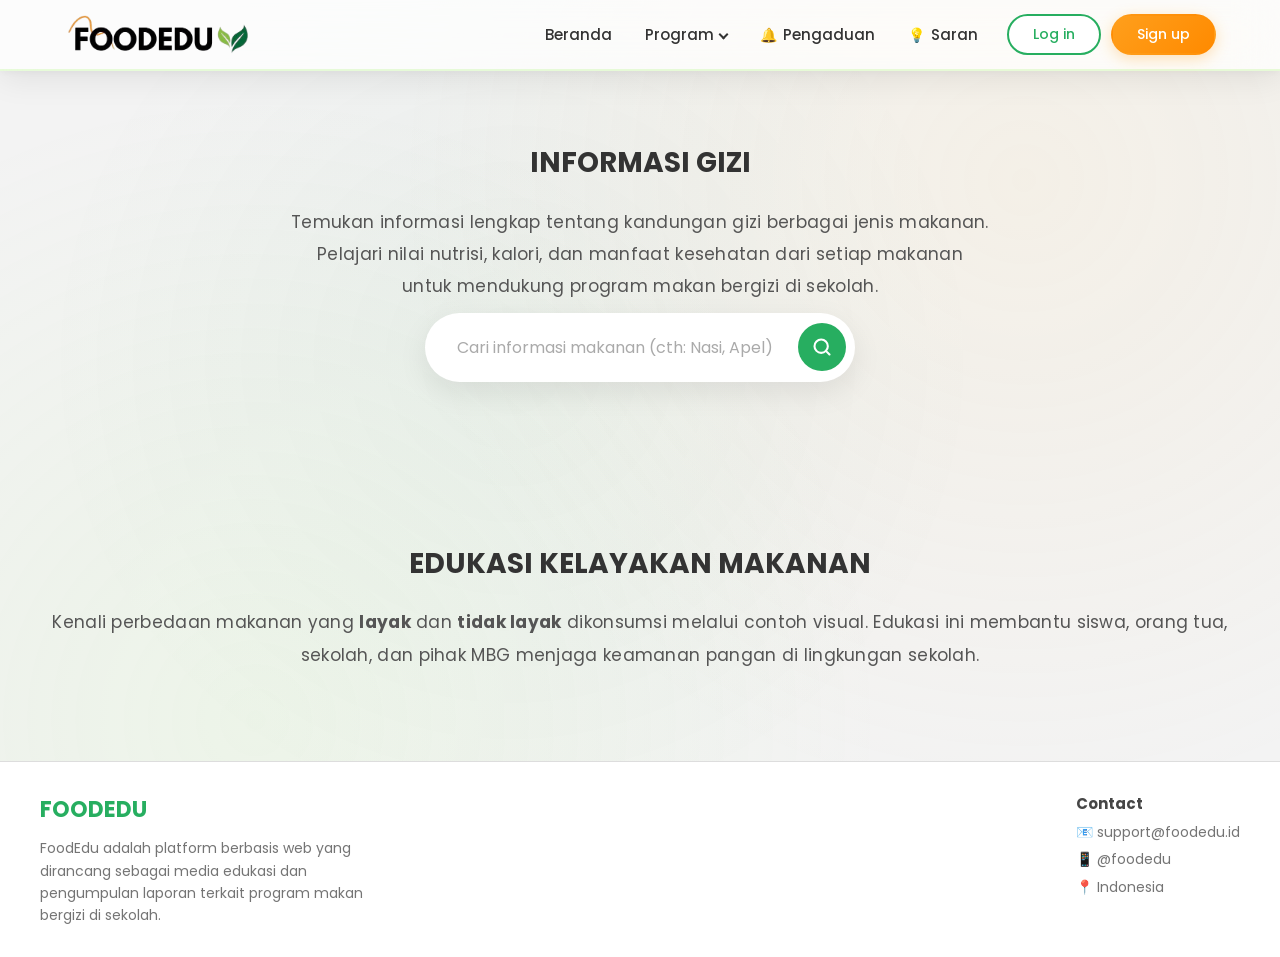
<file: gizi.html>
<!DOCTYPE html>
<html lang="id">

<head>
    <meta charset="UTF-8">
    <meta name="viewport" content="width=device-width, initial-scale=1.0">
    <title>FoodEdu – Informasi Gizi & Kelayakan Makanan</title>

    <!-- Google Fonts -->
    <link rel="preconnect" href="https://fonts.gstatic.com" crossorigin>
    <link href="https://fonts.googleapis.com/css2?family=Poppins:wght@400;500;600;700&display=swap" rel="stylesheet">

    <!-- CSS -->
    <link rel="stylesheet" href="main.css">
</head>

<body>

    <!-- ============================
         NAVBAR
    ============================ -->
    <nav class="navbar-gizi">
        <div class="navbar-inner">
            <!-- Logo -->
            <a href="index.html" class="logo">
                <img src="asset/logo/foodedu.png" alt="FoodEdu">
            </a>

            <!-- Menu -->
            <div class="nav-menu" id="navMenu">
                <a href="index.html" class="nav-item">Beranda</a>

                <div class="dropdown">
                    <a class="nav-item dropdown-toggle">
                        Program <span class="arrow"></span>
                    </a>
                    <div class="dropdown-menu">
                        <a href="gizi.html#informasi-gizi">Informasi Gizi Seimbang</a>
                        <a href="gizi.html#kelayakan">Edukasi Kelayakan Makanan</a>
                    </div>
                </div>

                <a href="pengaduan.php" class="nav-item pengaduan-link">Pengaduan</a>
                <a href="saran.php" class="nav-item saran-link">Saran</a>

                <div class="nav-buttons">
                    <button class="btn-login">Log in</button>
                    <button class="btn-signup">Sign up</button>
                </div>
            </div>

            <!-- Hamburger -->
            <button class="hamburger" id="hamburger">
                <span></span>
                <span></span>
                <span></span>
            </button>
        </div>
    </nav>


    <!-- ============================
         TITLE - INFORMASI GIZI
    ============================ -->
    <div id="informasi-gizi" class="page-header-gizi reveal">
        <h1 class="page-title">INFORMASI GIZI</h1>
        <p class="page-description">
            Temukan informasi lengkap tentang kandungan gizi berbagai jenis makanan.
            Pelajari nilai nutrisi, kalori, dan manfaat kesehatan dari setiap makanan
            untuk mendukung program makan bergizi di sekolah.
        </p>
    </div>

    <!-- ============================
         SEARCH BAR (MODERN)
    ============================ -->
    <style>
        .search-container-modern {
            display: flex;
            justify-content: center;
            margin: -20px auto 40px auto;
            padding: 0 20px;
            position: relative;
            z-index: 10;
        }

        .search-box {
            position: relative;
            width: 100%;
            max-width: 600px;
            background: white;
            border-radius: 50px;
            box-shadow: 0 10px 30px rgba(0, 0, 0, 0.08);
            transition: all 0.3s cubic-bezier(0.25, 0.8, 0.25, 1);
            display: flex;
            align-items: center;
            padding: 5px;
            border: 2px solid transparent;
        }

        .search-box:focus-within {
            transform: translateY(-2px);
            box-shadow: 0 15px 35px rgba(39, 174, 96, 0.15);
            border-color: rgba(39, 174, 96, 0.3);
        }

        .search-box input {
            flex: 1;
            border: none;
            background: transparent;
            padding: 15px 25px;
            font-family: 'Poppins', sans-serif;
            font-size: 16px;
            color: #333;
            outline: none;
            border-radius: 50px;
        }

        .search-box input::placeholder {
            color: #aaa;
            transition: color 0.3s ease;
        }

        .search-box:focus-within input::placeholder {
            color: #ccc;
        }

        .search-btn {
            background: var(--green, #27AE60);
            width: 48px;
            height: 48px;
            border-radius: 50%;
            border: none;
            display: flex;
            align-items: center;
            justify-content: center;
            color: white;
            cursor: pointer;
            transition: all 0.3s ease;
            margin-right: 2px;
        }

        .search-btn:hover {
            background: var(--green-dark, #1e874d);
            transform: scale(1.05);
        }

        .search-btn svg {
            width: 20px;
            height: 20px;
            stroke-width: 2.5px;
        }
    </style>
    <div class="search-container-modern reveal">
        <div class="search-box">
            <input type="text" id="giziSearchInput" placeholder="Cari informasi makanan (cth: Nasi, Apel)..."
                autocomplete="off">
            <button class="search-btn">
                <svg xmlns="http://www.w3.org/2000/svg" viewBox="0 0 24 24" fill="none" stroke="currentColor"
                    stroke-linecap="round" stroke-linejoin="round">
                    <circle cx="11" cy="11" r="8"></circle>
                    <line x1="21" y1="21" x2="16.65" y2="16.65"></line>
                </svg>
            </button>
        </div>
    </div>

    <!-- ============================
         GRID GIZI (DINAMIS)
    ============================ -->
    <section class="gizi-grid reveal" data-gizi-grid>
        <!-- Konten akan diisi oleh js/gizi-content.js -->
    </section>

    <!-- ============================
         EDUKASI KELAYAKAN MAKANAN
    ============================ -->
    <section id="kelayakan" class="kelayakan-header reveal">
        <h1 class="page-title">EDUKASI KELAYAKAN MAKANAN</h1>
        <p class="page-description">
            Kenali perbedaan makanan yang <strong>layak</strong> dan <strong>tidak layak</strong> dikonsumsi melalui
            contoh visual.
            Edukasi ini membantu siswa, orang tua, sekolah, dan pihak MBG menjaga keamanan pangan di lingkungan sekolah.
        </p>
    </section>

    <section class="kelayakan-grid reveal" data-kelayakan-grid>
        <!-- Konten akan diisi oleh js/gizi-content.js -->
    </section>


    <!-- ============================
         FOOTER
    ============================ -->
    <footer class="footer reveal">
        <div class="footer-left">
            <h3>FOODEDU</h3>
            <p>
                FoodEdu adalah platform berbasis web yang dirancang sebagai media edukasi
                dan pengumpulan laporan terkait program makan bergizi di sekolah.
            </p>
        </div>

        <div class="footer-right">
            <p><strong>Contact</strong></p>
            <p>📧 support@foodedu.id</p>
            <p>📱 @foodedu</p>
            <p>📍 Indonesia</p>
        </div>
    </footer>

    <!-- JavaScript -->
    <script src="js/gizi-content.js"></script>
    <script src="main.js"></script>

</body>

</html>
</file>
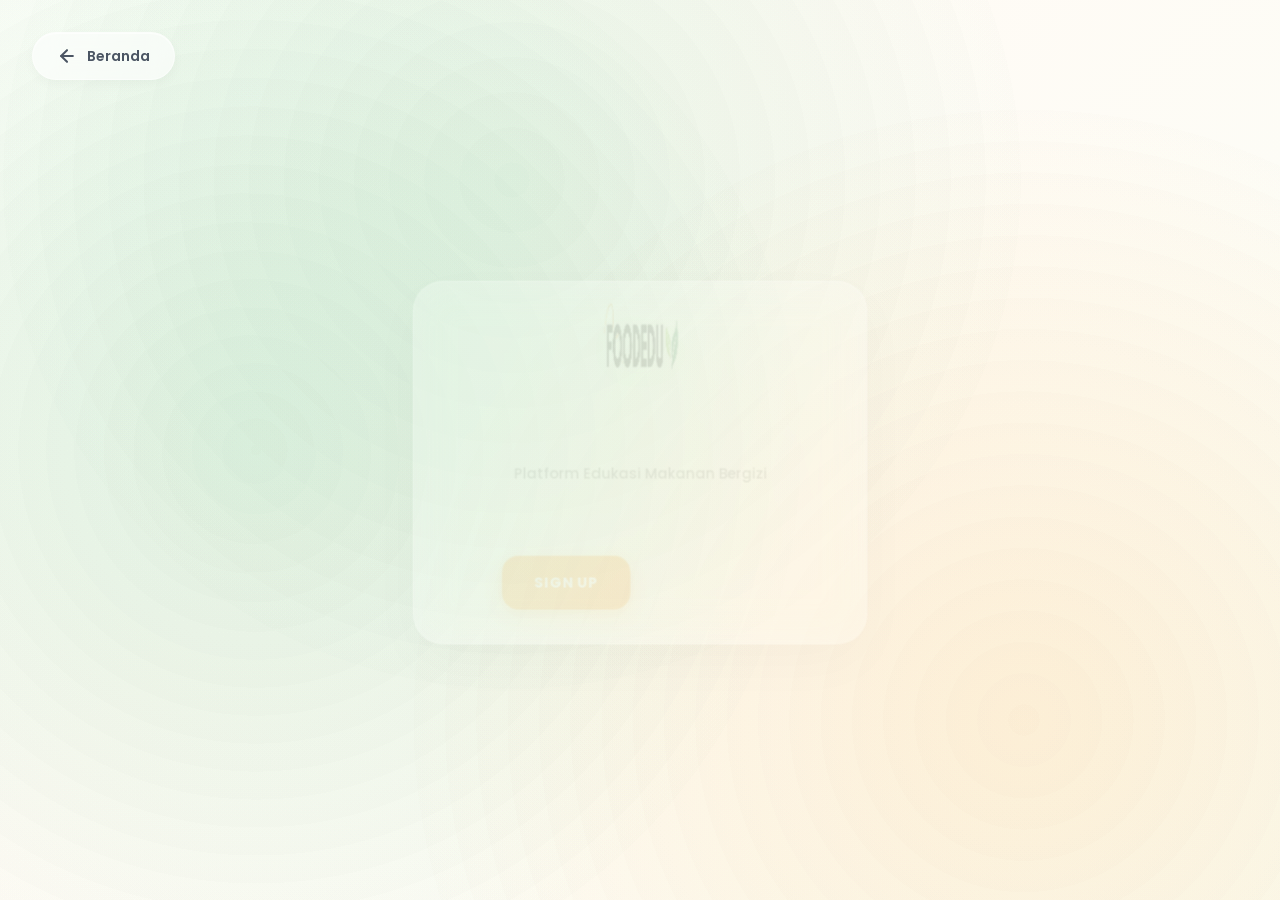
<file: indexsiswaorangtua.html>
<!DOCTYPE html>
<html lang="id">

<head>
    <meta charset="UTF-8" />
    <meta name="viewport" content="width=device-width, initial-scale=1.0" />
    <title>FoodEdu – Edukasi Gizi & Kelayakan Makanan</title>

    <!-- FONT -->
    <link rel="preconnect" href="https://fonts.gstatic.com" crossorigin />
    <link href="https://fonts.googleapis.com/css2?family=Poppins:wght@400;500;600;700&display=swap" rel="stylesheet" />

    <!-- MAIN CSS -->
    <link rel="stylesheet" href="main.css" />
</head>

<body>

    <!-- ================= NAVBAR ================= -->
    <nav class="navbar-home">
        <!-- Logo -->
        <a href="indexsiswaorangtua.html" class="logo">
            <img src="asset/logo/foodedu.png" alt="FoodEdu Logo" />
        </a>

        <!-- Hamburger -->
        <button class="hamburger" id="hamburger">
            <span></span>
            <span></span>
            <span></span>
        </button>

        <!-- Navigation -->
        <nav class="nav-menu" id="navMenu">
            <a href="#beranda" class="nav-item active">Beranda</a>

            <div class="dropdown">
                <a class="nav-item dropdown-toggle">
                    Program <span class="arrow"></span>
                </a>
                <div class="dropdown-menu">
                    <a href="gizi.html#informasi-gizi">Informasi Gizi Seimbang</a>
                    <a href="gizi.html#kelayakan">Edukasi Kelayakan Makanan</a>
                </div>
            </div>

            <a href="pengaduan.php" class="nav-item pengaduan-link">Pengaduan</a>
            <a href="saran.php" class="nav-item saran-link">Saran</a>

            <!-- User Profile Buttons (Logged In) -->
            <div class="nav-buttons">
                <div class="user-profile">
                    <span class="username" id="navUsername">User</span>
                    <button class="btn-logout" id="logoutBtn">Keluar</button>
                </div>
            </div>
        </nav>
    </nav>

    <!-- ================= HERO ================= -->
    <section id="beranda" class="hero">
        <div class="hero-bg">
            <picture>
                <source media="(min-width: 1200px)" srcset="asset/logo/banner-foodedu.webp" type="image/webp">
                <source media="(min-width: 768px)" srcset="asset/logo/banner-foodedu.webp" type="image/webp">
                <source srcset="asset/logo/banner-foodedu.webp" type="image/webp">

                <img src="asset/logo/banner-foodedu.jpeg" alt="Banner makanan sehat" loading="eager"
                    style="width: 100%; height: auto;">
            </picture>
        </div>

        <div class="hero-content reveal">
            <h1>FOODEDU</h1>
            <p>
                Platform edukasi makanan yang membantu memonitoring kualitas dan memberikan pengetahuan tentang
                makanan bergizi melalui edukasi, pelaporan, dan partisipasi dari semua pihak.
            </p>

            
        </div>
    </section>

    <!-- ================= AUDIENCE ================= -->
    <section id="untuk-siapa" class="audience-section">
        <h2 class="reveal">Untuk Siapa FOODEDU?</h2>

        <div class="audience-list">

            <article class="audience-card reveal-left">
                <img src="asset/logo/siswa.png" alt="Ikon siswa" />
                <div>
                    <h3>Siswa</h3>
                    <p>Belajar tentang gizi seimbang dan kesadaran makan sehat.</p>
                </div>
            </article>

            <article class="audience-card reveal-right">
                <img src="asset/logo/ortu.png" alt="Ikon orang tua" />
                <div>
                    <h3>Orang Tua</h3>
                    <p>Pantau kualitas makanan dan berikan umpan balik perbaikan.</p>
                </div>
            </article>

            <article class="audience-card reveal-left">
                <img src="asset/logo/sekolah.png" alt="Ikon sekolah" />
                <div>
                    <h3>Pihak Sekolah</h3>
                    <p>Kelola program makanan dan kirim laporan kepada pihak terkait.</p>
                </div>
            </article>

            <article class="audience-card reveal-right">
                <img src="asset/logo/mbg.png" alt="Ikon MBG" />
                <div>
                    <h3>Pihak MBG</h3>
                    <p>Monitor dan evaluasi program makanan sekolah secara real-time.</p>
                </div>
            </article>

        </div>
    </section>

    <!-- ================= PREVIEW GIZI & KELAYAKAN ================= -->
    <section class="audience-section" data-gizi-preview>
        <!-- Konten dinamis akan diisi oleh js/gizi-content.js -->
    </section>

    <!-- ================= FOOTER ================= -->
    <footer class="footer reveal">
        <div class="footer-left">
            <h3>FOODEDU</h3>
            <p>
                FoodEdu adalah platform edukatif yang membantu siswa, orang tua, sekolah, dan pengelola program makanan
                meningkatkan kualitas makanan melalui edukasi dan monitoring.
            </p>
        </div>

        <div class="footer-right">
            <h4>Kontak</h4>
            <p><strong>Email:</strong> support@foodedu.id</p>
            <p><strong>Instagram:</strong> @foodedu</p>
            <p><strong>Lokasi:</strong> Indonesia</p>
        </div>
    </footer>

    <!-- Gizi Content JS -->
    <script src="js/gizi-content.js"></script>
    <!-- MAIN JS -->
    <script src="main.js"></script>

    <!-- Session Check & User Display -->
    <script>
        // Initialize pengaduan link handler
        if (typeof initPengaduanLink === 'function') {
            initPengaduanLink();
        }
        // Check if user is logged in
        function checkSession() {
            // Fetch session info from server
            fetch('auth/check_session.php')
                .then(response => response.json())
                .then(data => {
                    if (data.logged_in) {
                        // User is logged in, display username
                        const usernameEl = document.getElementById('navUsername');
                        if (usernameEl) {
                            usernameEl.textContent = data.name || data.username || 'User';
                        }
                        console.log('User logged in:', data.name || data.username);
                    } else {
                        // User not logged in, redirect to auth.html
                        window.location.href = 'auth.html';
                    }
                })
                .catch(error => {
                    console.error('Session check error:', error);
                    window.location.href = 'auth.html';
                });
        }

        // Logout function
        function logout() {
            fetch('auth/logout.php', {
                method: 'POST',
                headers: { 'Content-Type': 'application/json' },
                body: JSON.stringify({})
            })
                .then(response => response.json())
                .then(data => {
                    window.location.href = 'index.html';
                })
                .catch(error => {
                    console.error('Logout error:', error);
                    window.location.href = 'index.html';
                });
        }

        // Setup logout button
        document.getElementById('logoutBtn').addEventListener('click', logout);

        // Check session on page load
        document.addEventListener('DOMContentLoaded', checkSession);
    </script>
</body>

</html>
</file>
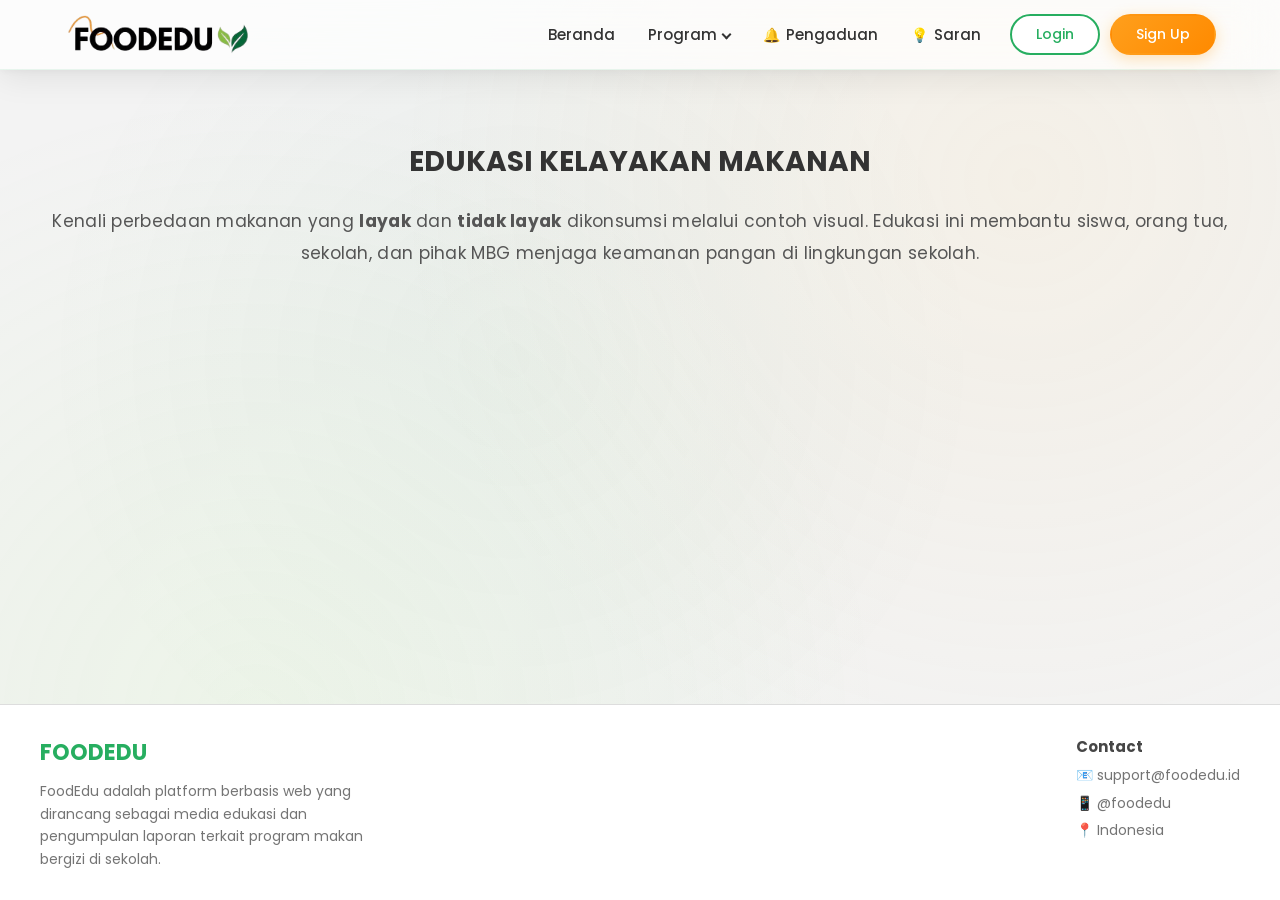
<file: kelayakan.html>
<!DOCTYPE html>
<html lang="id">
<head>
    <meta charset="UTF-8">
    <meta name="viewport" content="width=device-width, initial-scale=1.0">
    <title>FoodEdu – Edukasi Kelayakan Makanan</title>

    <!-- FONT -->
    <link rel="preconnect" href="https://fonts.gstatic.com" crossorigin>
    <link href="https://fonts.googleapis.com/css2?family=Poppins:wght@400;500;600;700&display=swap" rel="stylesheet">

    <!-- MAIN CSS -->
    <link rel="stylesheet" href="main.css">
</head>
<body>
    <!-- ================= NAVBAR ================= -->
    <header class="navbar-container">
        <div class="navbar-inner">
            <!-- Logo -->
            <a href="index.html" class="logo">
                <img src="asset/logo/foodedu.png" alt="FoodEdu Logo">
            </a>

            <!-- Navigation -->
            <nav class="nav-menu">
                <a href="index.html" class="nav-item">Beranda</a>
                <div class="dropdown">
                    <a class="nav-item dropdown-toggle">
                        Program <span class="arrow"></span>
                    </a>
                    <div class="dropdown-menu">
                        <a href="gizi.html#informasi-gizi">Informasi Gizi Seimbang</a>
                        <a href="gizi.html#kelayakan">Edukasi Kelayakan Makanan</a>
                    </div>
                </div>
                <a href="pengaduan.php" class="nav-item pengaduan-link">Pengaduan</a>
                <a href="saran.php" class="nav-item saran-link">Saran</a>
                <div class="nav-buttons">
                    <button class="btn-login" onclick="window.location.href='auth.html'">Login</button>
                    <button class="btn-signup" onclick="window.location.href='auth.html'">Sign Up</button>
                </div>
            </nav>

            <!-- Hamburger -->
            <button class="hamburger" id="hamburger">
                <span></span>
                <span></span>
                <span></span>
            </button>
        </div>
    </header>

    <!-- ================= HERO / HEADER ================= -->
    <section id="kelayakan" class="kelayakan-header">
        <h1 class="page-title">EDUKASI KELAYAKAN MAKANAN</h1>
        <p class="page-description">
            Kenali perbedaan makanan yang <strong>layak</strong> dan <strong>tidak layak</strong> dikonsumsi melalui contoh visual.
            Edukasi ini membantu siswa, orang tua, sekolah, dan pihak MBG menjaga keamanan pangan di lingkungan sekolah.
        </p>
    </section>

    <!-- ================= GRID KELAYAKAN (DINAMIS) ================= -->
    <main class="kelayakan-grid" data-kelayakan-grid>
        <!-- Konten akan diisi oleh js/gizi-content.js -->
    </main>

    <!-- ================= FOOTER ================= -->
    <footer class="footer">
        <div class="footer-left">
            <h3>FOODEDU</h3>
            <p>
                FoodEdu adalah platform berbasis web yang dirancang sebagai media edukasi 
                dan pengumpulan laporan terkait program makan bergizi di sekolah.
            </p>
        </div>
        <div class="footer-right">
            <p><strong>Contact</strong></p>
            <p>📧 support@foodedu.id</p>
            <p>📱 @foodedu</p>
            <p>📍 Indonesia</p>
        </div>
    </footer>

    <script src="js/gizi-content.js"></script>
    <script src="main.js"></script>
</body>
</html>
</file>
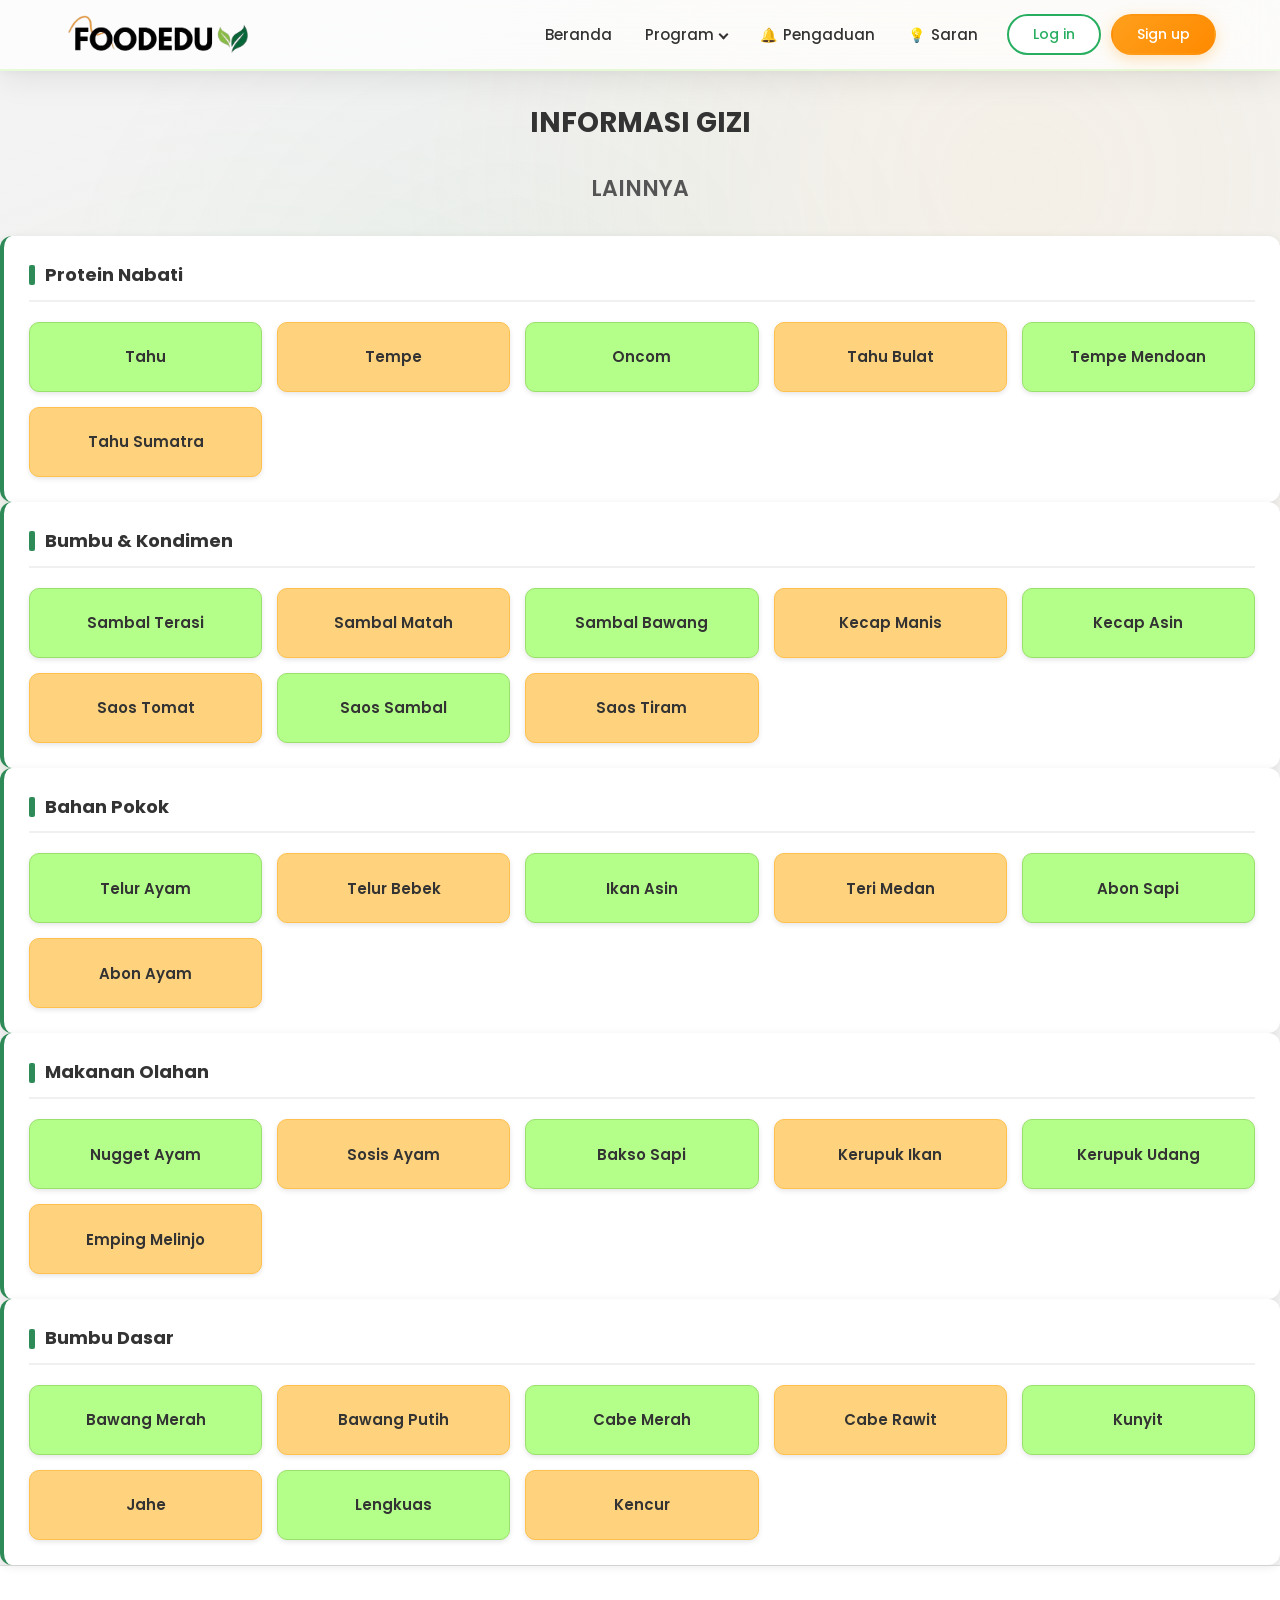
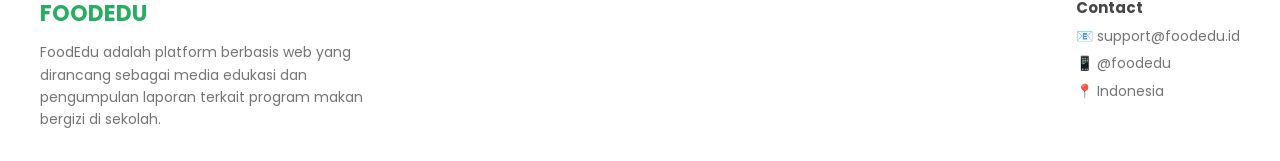
<file: lainnya.html>
<!DOCTYPE html>
<html lang="id">
<head>
    <meta charset="UTF-8">
    <meta name="viewport" content="width=device-width, initial-scale=1.0">
    <title>Informasi Gizi – Lainnya</title>

    <!-- Fonts -->
    <link rel="preconnect" href="https://fonts.gstatic.com" crossorigin>
    <link href="https://fonts.googleapis.com/css2?family=Poppins:wght@400;500;600;700&display=swap" rel="stylesheet">

    <!-- CSS -->
    <link rel="stylesheet" href="main.css">
</head>

<body>

    <!-- ============================
         NAVBAR (SAMA DENGAN GIZI)
    ============================ -->
    <nav class="navbar-gizi">

        <!-- Logo -->
        <a href="index.html" class="logo">
            <img src="asset/logo/foodedu.png" alt="FoodEdu">
        </a>

        <!-- Hamburger -->
        <div class="hamburger" id="hamburger">
            <span></span>
            <span></span>
            <span></span>
        </div>

        <!-- Menu -->
        <div class="nav-menu" id="navMenu">
            <a href="index.html" class="nav-item">Beranda</a>

            <div class="dropdown">
                <a class="nav-item dropdown-toggle">
                    Program <span class="arrow"></span>
                </a>
                <div class="dropdown-menu">
                    <a href="gizi.html#informasi-gizi">Informasi Gizi Seimbang</a>
                    <a href="gizi.html#kelayakan">Edukasi Kelayakan Makanan</a>
                </div>
            </div>

            <a href="pengaduan.php" class="nav-item pengaduan-link">Pengaduan</a>
            <a href="saran.php" class="nav-item saran-link">Saran</a>

            <div class="nav-buttons">
                <button class="btn-login">Log in</button>
                <button class="btn-signup">Sign up</button>
            </div>
        </div>
    </nav>

<!-- TITLE -->
<h1 class="page-title">INFORMASI GIZI</h1>
<h2 class="page-subtitle">LAINNYA</h2>

<!-- LIST LAINNYA -->
<section class="list-lainnya">
    <!-- Kategori Protein Nabati -->
    <div class="category-section">
        <h3 class="category-title">Protein Nabati</h3>
        <div class="category-items">
            <a class="list-item green" href="tahu.html">Tahu</a>
            <a class="list-item orange" href="tempe.html">Tempe</a>
            <a class="list-item green" href="oncom.html">Oncom</a>
            <a class="list-item orange" href="tahu-bulat.html">Tahu Bulat</a>
            <a class="list-item green" href="tempe-mendoan.html">Tempe Mendoan</a>
            <a class="list-item orange" href="tahu-sumatra.html">Tahu Sumatra</a>
        </div>
    </div>

    <!-- Kategori Bumbu & Kondimen -->
    <div class="category-section">
        <h3 class="category-title">Bumbu & Kondimen</h3>
        <div class="category-items">
            <a class="list-item green" href="sambal-terasi.html">Sambal Terasi</a>
            <a class="list-item orange" href="sambal-matah.html">Sambal Matah</a>
            <a class="list-item green" href="sambal-bawang.html">Sambal Bawang</a>
            <a class="list-item orange" href="kecap-manis.html">Kecap Manis</a>
            <a class="list-item green" href="kecap-asin.html">Kecap Asin</a>
            <a class="list-item orange" href="saos-tomat.html">Saos Tomat</a>
            <a class="list-item green" href="saos-sambal.html">Saos Sambal</a>
            <a class="list-item orange" href="saos-tiram.html">Saos Tiram</a>
        </div>
    </div>

    <!-- Kategori Bahan Pokok -->
    <div class="category-section">
        <h3 class="category-title">Bahan Pokok</h3>
        <div class="category-items">
            <a class="list-item green" href="telur-ayam.html">Telur Ayam</a>
            <a class="list-item orange" href="telur-bebek.html">Telur Bebek</a>
            <a class="list-item green" href="ikan-asin.html">Ikan Asin</a>
            <a class="list-item orange" href="teri-medan.html">Teri Medan</a>
            <a class="list-item green" href="abon-sapi.html">Abon Sapi</a>
            <a class="list-item orange" href="abon-ayam.html">Abon Ayam</a>
        </div>
    </div>

    <!-- Kategori Makanan Olahan -->
    <div class="category-section">
        <h3 class="category-title">Makanan Olahan</h3>
        <div class="category-items">
            <a class="list-item green" href="nugget-ayam.html">Nugget Ayam</a>
            <a class="list-item orange" href="sosis-ayam.html">Sosis Ayam</a>
            <a class="list-item green" href="bakso-sapi.html">Bakso Sapi</a>
            <a class="list-item orange" href="kerupuk-ikan.html">Kerupuk Ikan</a>
            <a class="list-item green" href="kerupuk-udang.html">Kerupuk Udang</a>
            <a class="list-item orange" href="emping-melinjo.html">Emping Melinjo</a>
        </div>
    </div>

    <!-- Kategori Bumbu Dasar -->
    <div class="category-section">
        <h3 class="category-title">Bumbu Dasar</h3>
        <div class="category-items">
            <a class="list-item green" href="bawang-merah.html">Bawang Merah</a>
            <a class="list-item orange" href="bawang-putih.html">Bawang Putih</a>
            <a class="list-item green" href="cabe-merah.html">Cabe Merah</a>
            <a class="list-item orange" href="cabe-rawit.html">Cabe Rawit</a>
            <a class="list-item green" href="kunyit.html">Kunyit</a>
            <a class="list-item orange" href="jahe.html">Jahe</a>
            <a class="list-item green" href="lengkuas.html">Lengkuas</a>
            <a class="list-item orange" href="kencur.html">Kencur</a>
        </div>
    </div>
</section>

<!-- FOOTER -->
<footer class="footer">
    <div class="footer-left">
        <h3>FOODEDU</h3>
        <p>
            FoodEdu adalah platform berbasis web yang dirancang sebagai media edukasi 
            dan pengumpulan laporan terkait program makan bergizi di sekolah.
        </p>
    </div>

    <div class="footer-right">
        <p><strong>Contact</strong></p>
        <p>📧 support@foodedu.id</p>
        <p>📱 @foodedu</p>
        <p>📍 Indonesia</p>
    </div>
</footer>

<!-- JAVASCRIPT -->
<script src="main.js"></script>

</body>
</html>
</file>
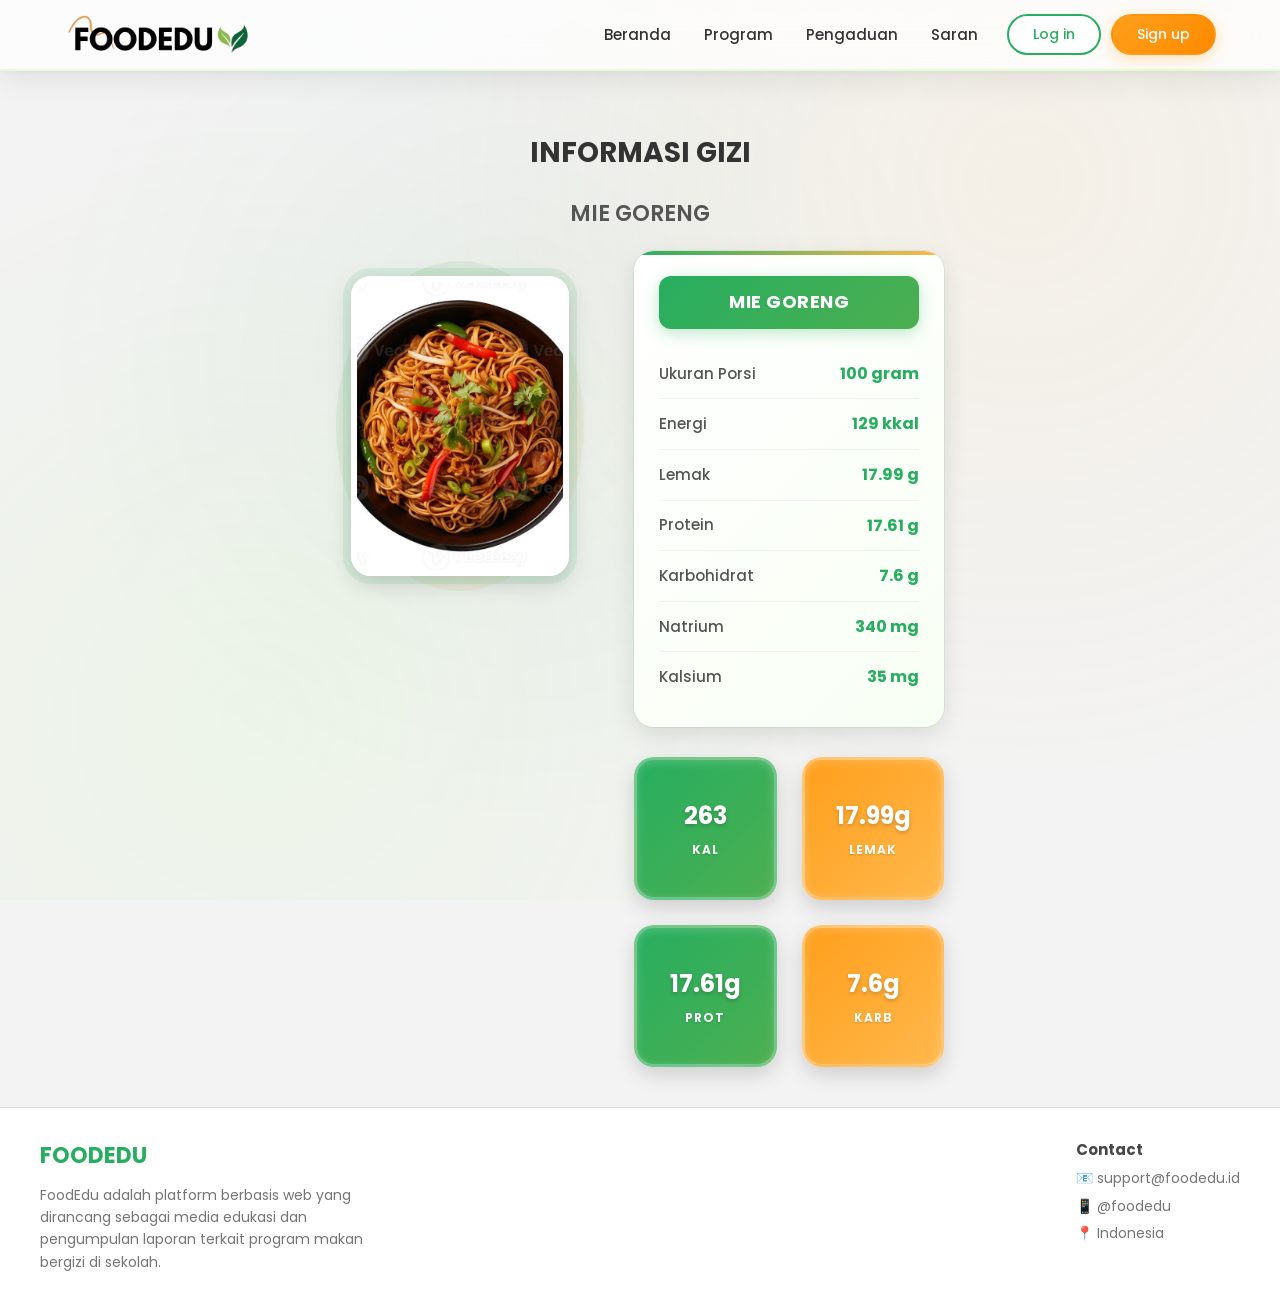
<file: mie-goreng.html>
<!DOCTYPE html>
<html lang="id">
<head>
    <meta charset="UTF-8">
    <meta name="viewport" content="width=device-width, initial-scale=1.0">
    <title>Informasi Gizi – Mie Goreng</title>

    <link rel="preconnect" href="https://fonts.gstatic.com">
    <link href="https://fonts.googleapis.com/css2?family=Poppins:wght@400;500;600;700&display=swap" rel="stylesheet">

    <link rel="stylesheet" href="main.css">
</head>
<body>

<!-- ================= NAVBAR ================= -->
<nav class="navbar-gizi">
    <a href="index.html" class="logo">
        <img src="asset/logo/foodedu.png" alt="FoodEdu">
    </a>

    <div class="hamburger" id="hamburger">
        <span></span>
        <span></span>
        <span></span>
    </div>

    <div class="nav-menu" id="navMenu">
        <a href="index.html">Beranda</a>
        <a href="gizi.html" class="active">Program</a>
        <a href="index.html#pengaduan">Pengaduan</a>
        <a href="index.html#saran">Saran</a>

        <div class="nav-buttons">
            <button class="btn-login">Log in</button>
            <button class="btn-signup">Sign up</button>
        </div>
    </div>
</nav>

<!-- ================= HEADER ================= -->
<div class="page-header">
    <h1 class="page-title">INFORMASI GIZI</h1>
    <h2 class="food-title">MIE GORENG</h2>
</div>

<!-- ================= CONTENT CONTAINER ================= -->
<div class="content-container">
    
    <!-- ================= IMAGE SECTION ================= -->
    <div class="image-section">
        <div class="food-image-container">
            <img src="asset/logo/miegoreng.jpeg" alt="Mie Goreng" class="food-image">
        </div>
    </div>

    <!-- ================= INFO SECTION ================= -->
    <div class="info-section">
        
        <!-- ================= NUTRITION TABLE ================= -->
        <div class="nutrition-box">
            <div class="nutrition-title">Mie Goreng</div>

            <table class="nutrition-table">
                <tr><td>Ukuran Porsi</td><td>100 gram</td></tr>
                <tr><td>Energi</td><td>129 kkal</td></tr>
                <tr><td>Lemak</td><td>17.99 g</td></tr>
                <tr><td>Protein</td><td>17.61 g</td></tr>
                <tr><td>Karbohidrat</td><td>7.6 g</td></tr>
                <tr><td>Natrium</td><td>340 mg</td></tr>
                <tr><td>Kalsium</td><td>35 mg</td></tr>
            </table>
        </div>

        <!-- ================= MACRO CIRCLES ================= -->
        <div class="macro-wrapper">
            <div class="macro-item green">
                <span class="macro-value">263</span>
                <span class="macro-label">KAL</span>
            </div>

            <div class="macro-item orange">
                <span class="macro-value">17.99g</span>
                <span class="macro-label">LEMAK</span>
            </div>

            <div class="macro-item green">
                <span class="macro-value">17.61g</span>
                <span class="macro-label">PROT</span>
            </div>

            <div class="macro-item orange">
                <span class="macro-value">7.6g</span>
                <span class="macro-label">KARB</span>
            </div>
        </div>
    </div>
</div>

<!-- ================= FOOTER ================= -->
<footer class="footer">
    <div class="footer-left">
        <h3>FOODEDU</h3>
        <p>
            FoodEdu adalah platform berbasis web yang dirancang sebagai media edukasi 
            dan pengumpulan laporan terkait program makan bergizi di sekolah.
        </p>
    </div>

    <div class="footer-right">
        <p><strong>Contact</strong></p>
        <p>📧 support@foodedu.id</p>
        <p>📱 @foodedu</p>
        <p>📍 Indonesia</p>
    </div>
</footer>

<script src="main.js"></script>
</body>
</html>
</file>
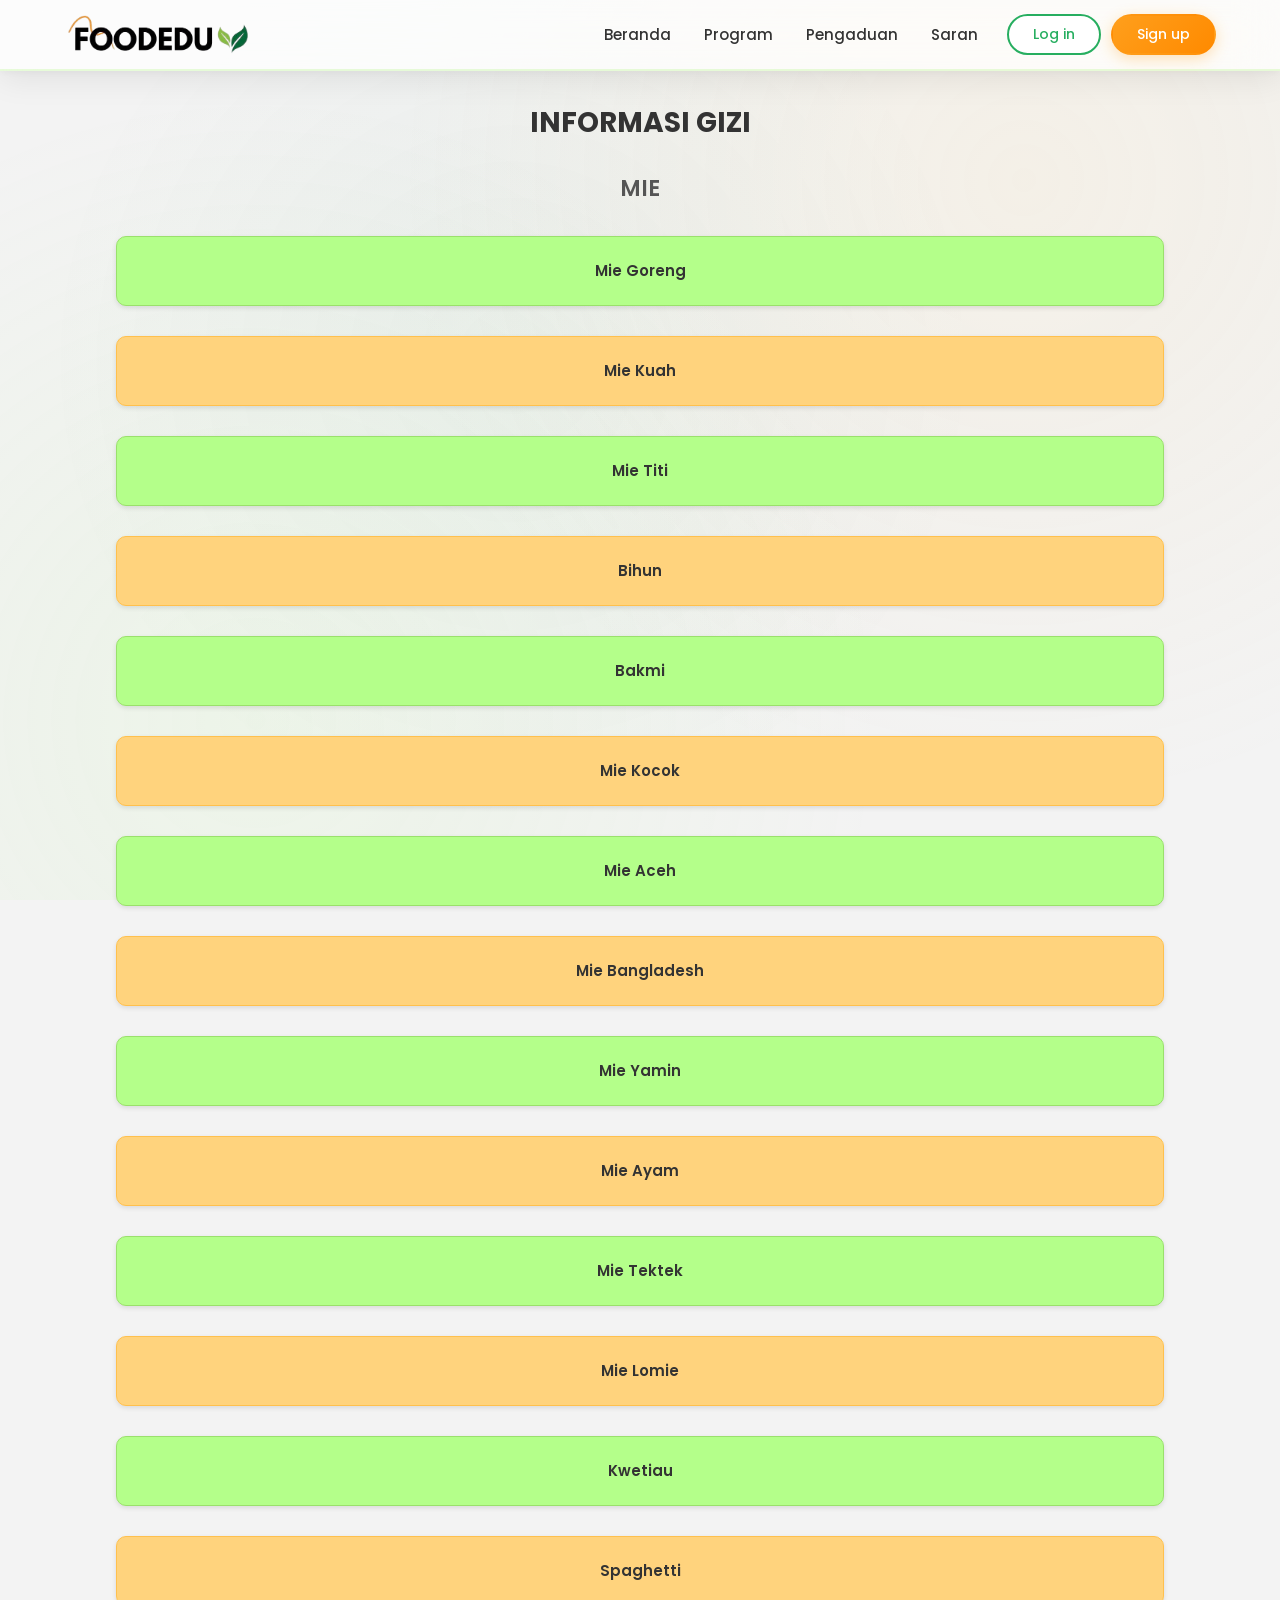
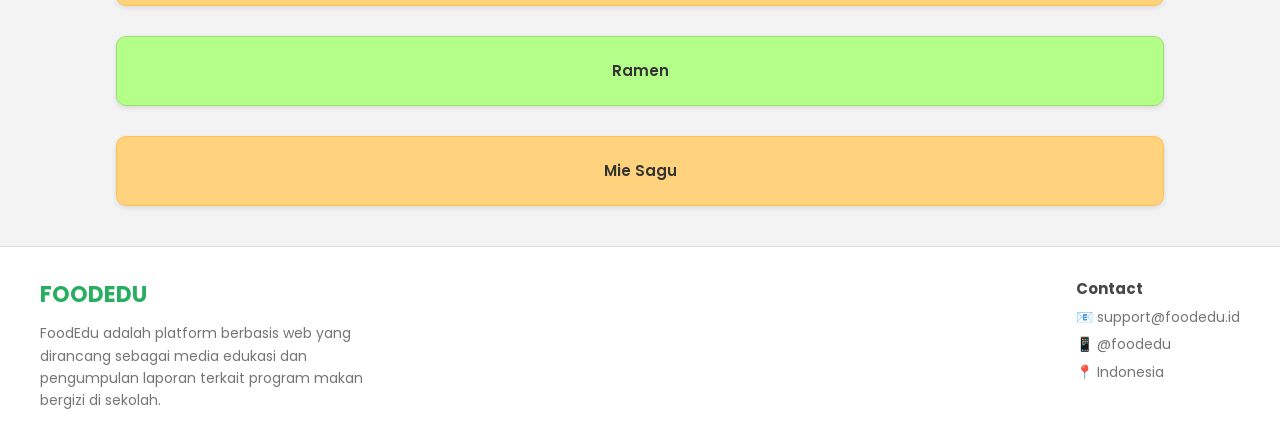
<file: mie.html>
<!DOCTYPE html>
<html lang="id">
<head>
    <meta charset="UTF-8">
    <meta name="viewport" content="width=device-width, initial-scale=1.0">
    <title>Informasi Gizi – Mie</title>

    <!-- Fonts -->
    <link rel="preconnect" href="https://fonts.gstatic.com" crossorigin>
    <link href="https://fonts.googleapis.com/css2?family=Poppins:wght@400;500;600;700&display=swap" rel="stylesheet">

    <!-- CSS -->
    <link rel="stylesheet" href="main.css">
</head>

<body>

<!-- NAVBAR -->
<nav class="navbar-gizi">
    <a href="index.html" class="logo">
        <img src="asset/logo/foodedu.png" alt="FoodEdu">
    </a>

    <!-- HAMBURGER -->
    <div class="hamburger" id="hamburger">
        <span></span>
        <span></span>
        <span></span>
    </div>

    <!-- NAV MENU -->
    <div class="nav-menu" id="navMenu">
        <a href="index.html">Beranda</a>
        <a href="gizi.html" class="active">Program</a>
        <a href="index.html#pengaduan">Pengaduan</a>
        <a href="index.html#saran">Saran</a>

        <div class="nav-buttons">
            <button class="btn-login">Log in</button>
            <button class="btn-signup">Sign up</button>
        </div>
    </div>
</nav>

<!-- TITLE -->
<h1 class="page-title">INFORMASI GIZI</h1>
<h2 class="page-subtitle">MIE</h2>

<!-- LIST NAMA MIE -->
<section class="list-gizi">
    <a class="list-item green" href="mie-goreng.html">Mie Goreng</a>
    <a class="list-item orange" href="mie-kuah.html">Mie Kuah</a>
    <a class="list-item green" href="mie-titi.html">Mie Titi</a>
    <a class="list-item orange" href="bihun.html">Bihun</a>
    <a class="list-item green" href="bakmi.html">Bakmi</a>
    <a class="list-item orange" href="mie-kocok.html">Mie Kocok</a>
    <a class="list-item green" href="mie-aceh.html">Mie Aceh</a>
    <a class="list-item orange" href="mie-bangladesh.html">Mie Bangladesh</a>
    <a class="list-item green" href="mie-yamin.html">Mie Yamin</a>
    <a class="list-item orange" href="mie-ayam.html">Mie Ayam</a>
    <a class="list-item green" href="mie-tektek.html">Mie Tektek</a>
    <a class="list-item orange" href="mie-lomie.html">Mie Lomie</a>
    <a class="list-item green" href="kwetiau.html">Kwetiau</a>
    <a class="list-item orange" href="spaghetti.html">Spaghetti</a>
    <a class="list-item green" href="ramen.html">Ramen</a>
    <a class="list-item orange" href="mie-sagu.html">Mie Sagu</a>
</section>

<!-- FOOTER -->
<footer class="footer">
    <div class="footer-left">
        <h3>FOODEDU</h3>
        <p>
            FoodEdu adalah platform berbasis web yang dirancang sebagai media edukasi 
            dan pengumpulan laporan terkait program makan bergizi di sekolah.
        </p>
    </div>

    <div class="footer-right">
        <p><strong>Contact</strong></p>
        <p>📧 support@foodedu.id</p>
        <p>📱 @foodedu</p>
        <p>📍 Indonesia</p>
    </div>
</footer>

<!-- JAVASCRIPT -->
<script src="main.js"></script>

</body>
</html>
</file>
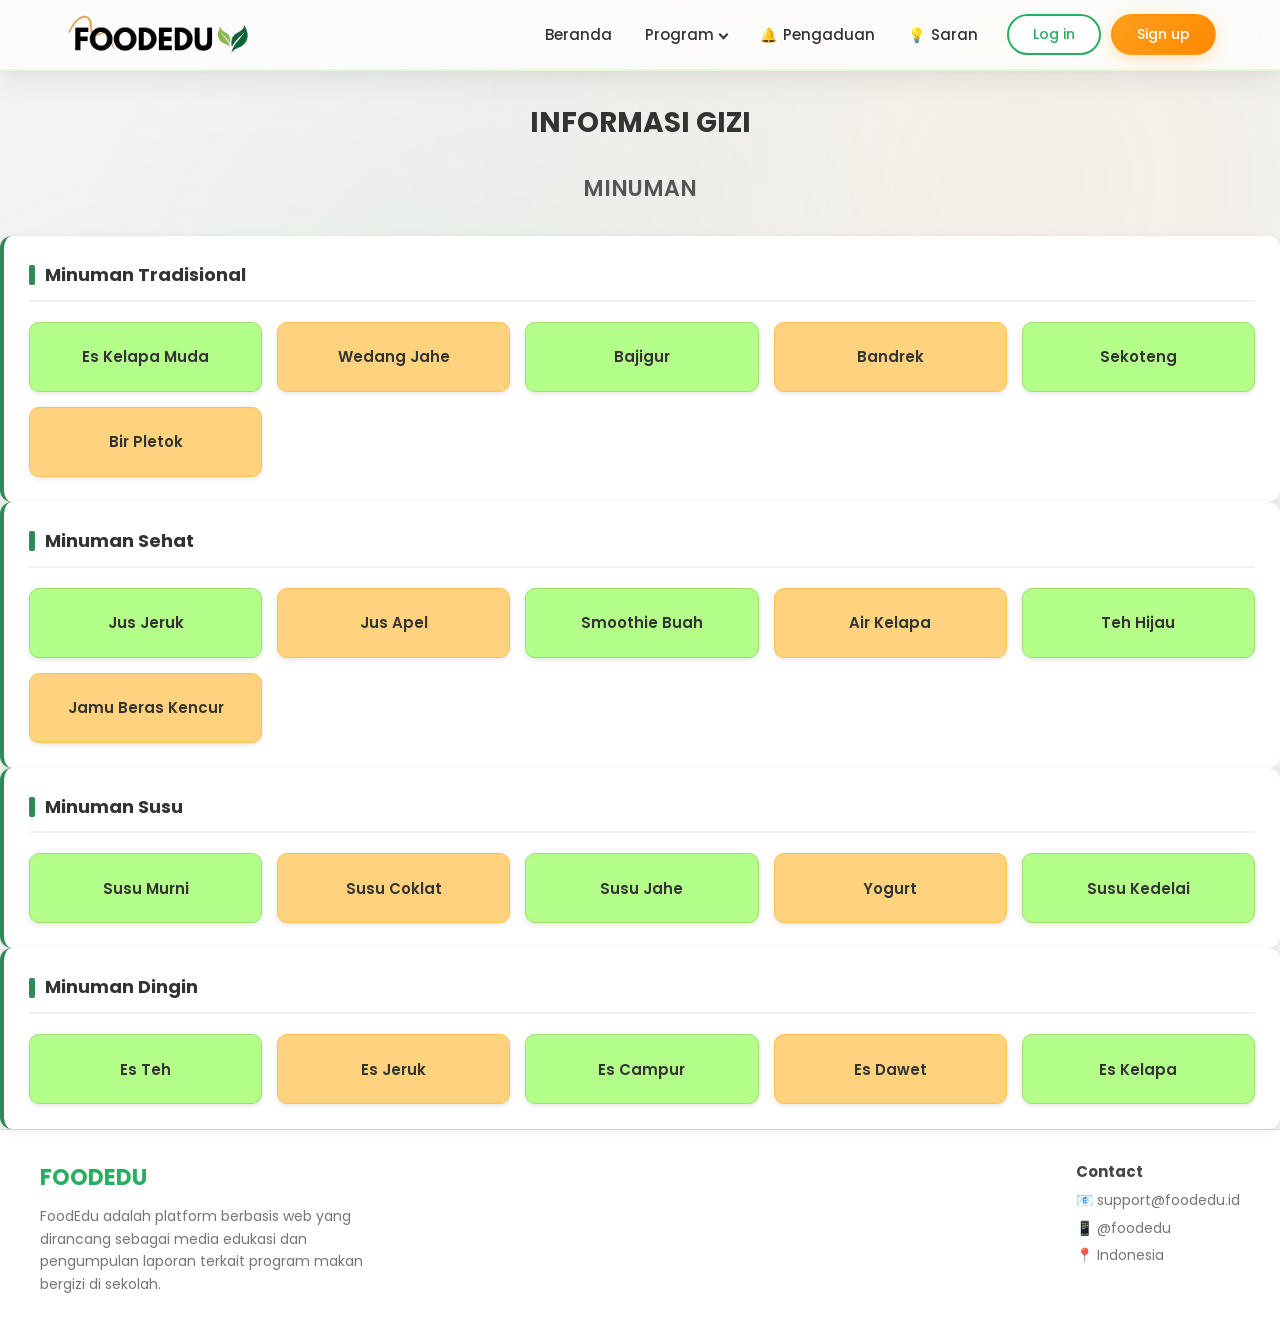
<file: minuman.html>
<!DOCTYPE html>
<html lang="id">
<head>
    <meta charset="UTF-8">
    <meta name="viewport" content="width=device-width, initial-scale=1.0">
    <title>Informasi Gizi – Minuman</title>

    <!-- Fonts -->
    <link rel="preconnect" href="https://fonts.gstatic.com" crossorigin>
    <link href="https://fonts.googleapis.com/css2?family=Poppins:wght@400;500;600;700&display=swap" rel="stylesheet">

    <!-- CSS -->
    <link rel="stylesheet" href="main.css">
</head>

<body>

    <!-- ============================
         NAVBAR (SAMA DENGAN GIZI)
    ============================ -->
    <nav class="navbar-gizi">

        <!-- Logo -->
        <a href="index.html" class="logo">
            <img src="asset/logo/foodedu.png" alt="FoodEdu">
        </a>

        <!-- Hamburger -->
        <div class="hamburger" id="hamburger">
            <span></span>
            <span></span>
            <span></span>
        </div>

        <!-- Menu -->
        <div class="nav-menu" id="navMenu">
            <a href="index.html" class="nav-item">Beranda</a>

            <div class="dropdown">
                <a class="nav-item dropdown-toggle">
                    Program <span class="arrow"></span>
                </a>
                <div class="dropdown-menu">
                    <a href="gizi.html#informasi-gizi">Informasi Gizi Seimbang</a>
                    <a href="gizi.html#kelayakan">Edukasi Kelayakan Makanan</a>
                </div>
            </div>

            <a href="pengaduan.php" class="nav-item pengaduan-link">Pengaduan</a>
            <a href="saran.php" class="nav-item saran-link">Saran</a>

            <div class="nav-buttons">
                <button class="btn-login">Log in</button>
                <button class="btn-signup">Sign up</button>
            </div>
        </div>
    </nav>

<!-- TITLE -->
<h1 class="page-title">INFORMASI GIZI</h1>
<h2 class="page-subtitle">MINUMAN</h2>

<!-- LIST MINUMAN -->
<section class="list-minuman">
    <!-- Kategori Minuman Tradisional -->
    <div class="category-section">
        <h3 class="category-title">Minuman Tradisional</h3>
        <div class="category-items">
            <a class="list-item green" href="es-kelapa-muda.html">Es Kelapa Muda</a>
            <a class="list-item orange" href="wedang-jahe.html">Wedang Jahe</a>
            <a class="list-item green" href="bajigur.html">Bajigur</a>
            <a class="list-item orange" href="bandrek.html">Bandrek</a>
            <a class="list-item green" href="sekoteng.html">Sekoteng</a>
            <a class="list-item orange" href="bir-pletok.html">Bir Pletok</a>
        </div>
    </div>

    <!-- Kategori Minuman Sehat -->
    <div class="category-section">
        <h3 class="category-title">Minuman Sehat</h3>
        <div class="category-items">
            <a class="list-item green" href="jus-jeruk.html">Jus Jeruk</a>
            <a class="list-item orange" href="jus-apel.html">Jus Apel</a>
            <a class="list-item green" href="smoothie-buah.html">Smoothie Buah</a>
            <a class="list-item orange" href="air-kelapa.html">Air Kelapa</a>
            <a class="list-item green" href="teh-hijau.html">Teh Hijau</a>
            <a class="list-item orange" href="jamu-beras-kencur.html">Jamu Beras Kencur</a>
        </div>
    </div>

    <!-- Kategori Minuman Susu -->
    <div class="category-section">
        <h3 class="category-title">Minuman Susu</h3>
        <div class="category-items">
            <a class="list-item green" href="susu-murni.html">Susu Murni</a>
            <a class="list-item orange" href="susu-coklat.html">Susu Coklat</a>
            <a class="list-item green" href="susu-jahe.html">Susu Jahe</a>
            <a class="list-item orange" href="yogurt.html">Yogurt</a>
            <a class="list-item green" href="susu-kedelai.html">Susu Kedelai</a>
        </div>
    </div>

    <!-- Kategori Minuman Dingin -->
    <div class="category-section">
        <h3 class="category-title">Minuman Dingin</h3>
        <div class="category-items">
            <a class="list-item green" href="es-teh.html">Es Teh</a>
            <a class="list-item orange" href="es-jeruk.html">Es Jeruk</a>
            <a class="list-item green" href="es-campur.html">Es Campur</a>
            <a class="list-item orange" href="es-dawet.html">Es Dawet</a>
            <a class="list-item green" href="es-kelapa.html">Es Kelapa</a>
        </div>
    </div>
</section>

<!-- FOOTER -->
<footer class="footer">
    <div class="footer-left">
        <h3>FOODEDU</h3>
        <p>
            FoodEdu adalah platform berbasis web yang dirancang sebagai media edukasi 
            dan pengumpulan laporan terkait program makan bergizi di sekolah.
        </p>
    </div>

    <div class="footer-right">
        <p><strong>Contact</strong></p>
        <p>📧 support@foodedu.id</p>
        <p>📱 @foodedu</p>
        <p>📍 Indonesia</p>
    </div>
</footer>

<!-- JAVASCRIPT -->
<script src="main.js"></script>

</body>
</html>
</file>
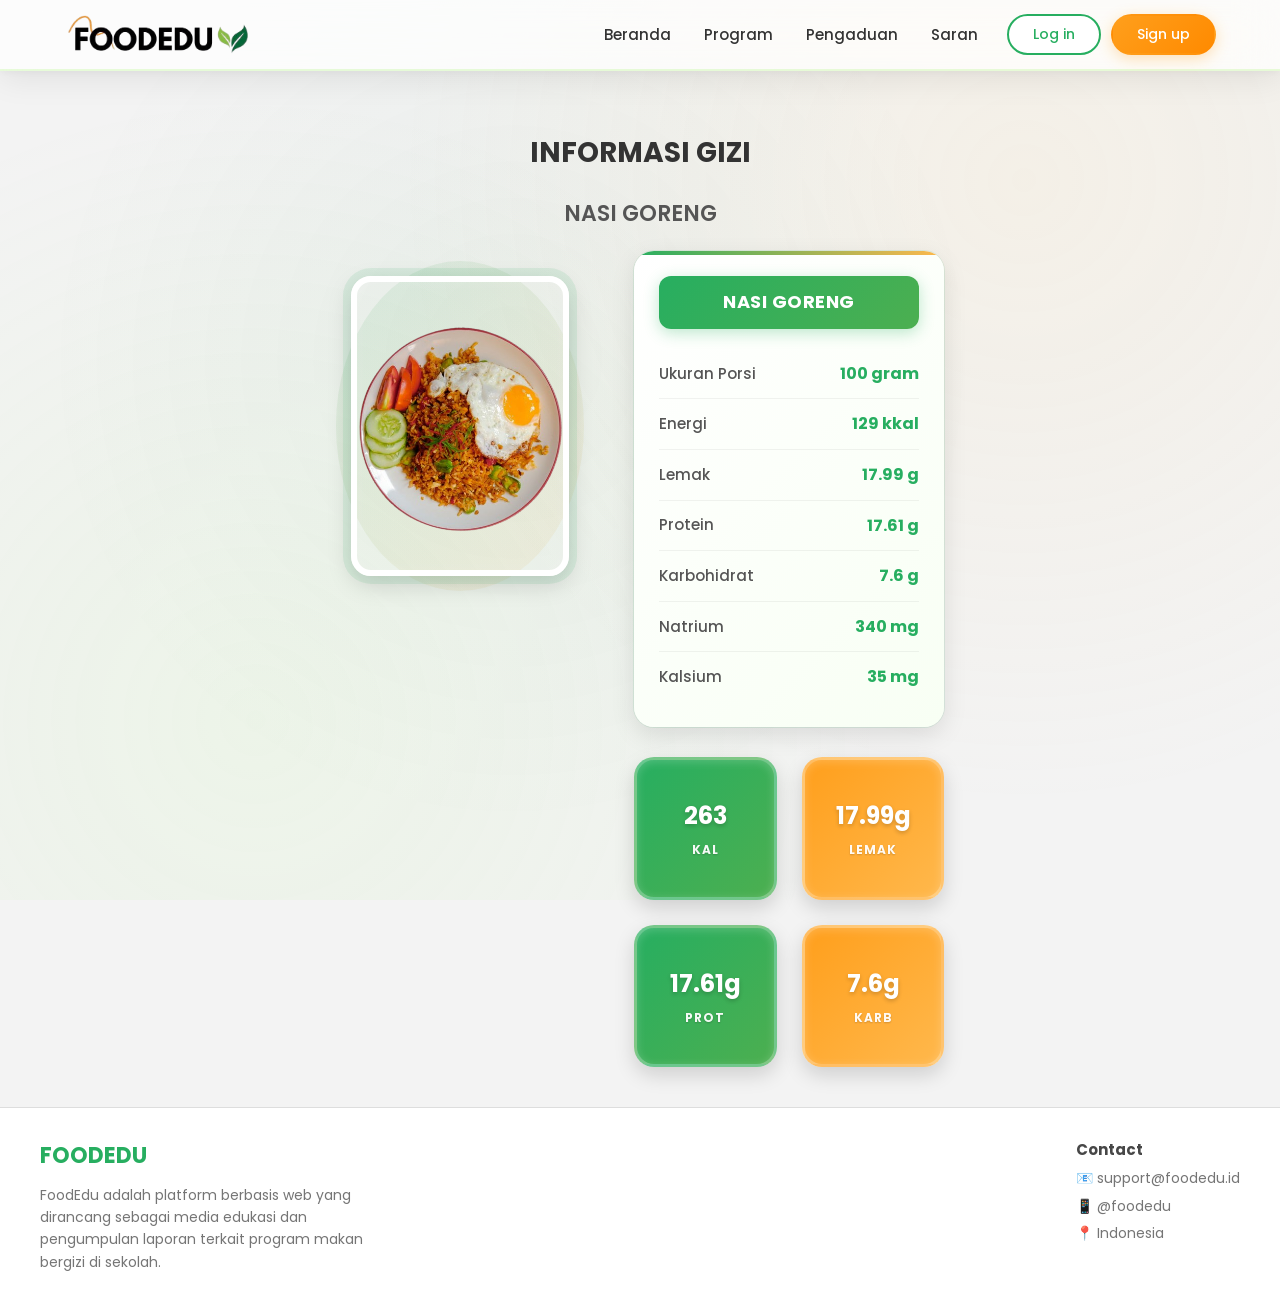
<file: nasi-goreng.html>
<!DOCTYPE html>
<html lang="id">
<head>
    <meta charset="UTF-8">
    <meta name="viewport" content="width=device-width, initial-scale=1.0">
    <title>Informasi Gizi – Nasi Goreng</title>

    <link rel="preconnect" href="https://fonts.gstatic.com">
    <link href="https://fonts.googleapis.com/css2?family=Poppins:wght@400;500;600;700&display=swap" rel="stylesheet">

    <link rel="stylesheet" href="main.css">
</head>
<body>

<!-- ================= NAVBAR ================= -->
<nav class="navbar-gizi">
    <a href="index.html" class="logo">
        <img src="asset/logo/foodedu.png" alt="FoodEdu">
    </a>

    <div class="hamburger" id="hamburger">
        <span></span>
        <span></span>
        <span></span>
    </div>

    <div class="nav-menu" id="navMenu">
        <a href="index.html">Beranda</a>
        <a href="gizi.html" class="active">Program</a>
        <a href="index.html#pengaduan">Pengaduan</a>
        <a href="index.html#saran">Saran</a>

        <div class="nav-buttons">
            <button class="btn-login">Log in</button>
            <button class="btn-signup">Sign up</button>
        </div>
    </div>
</nav>

<!-- ================= HEADER ================= -->
<div class="page-header">
    <h1 class="page-title">INFORMASI GIZI</h1>
    <h2 class="food-title">NASI GORENG</h2>
</div>

<!-- ================= CONTENT CONTAINER ================= -->
<div class="content-container">
    
    <!-- ================= IMAGE SECTION ================= -->
    <div class="image-section">
        <div class="food-image-container">
            <img src="asset/logo/nasigoreng.png" alt="Nasi Goreng" class="food-image">
        </div>
    </div>

    <!-- ================= INFO SECTION ================= -->
    <div class="info-section">
        
        <!-- ================= NUTRITION TABLE ================= -->
        <div class="nutrition-box">
            <div class="nutrition-title">Nasi Goreng</div>

            <table class="nutrition-table">
                <tr><td>Ukuran Porsi</td><td>100 gram</td></tr>
                <tr><td>Energi</td><td>129 kkal</td></tr>
                <tr><td>Lemak</td><td>17.99 g</td></tr>
                <tr><td>Protein</td><td>17.61 g</td></tr>
                <tr><td>Karbohidrat</td><td>7.6 g</td></tr>
                <tr><td>Natrium</td><td>340 mg</td></tr>
                <tr><td>Kalsium</td><td>35 mg</td></tr>
            </table>
        </div>

        <!-- ================= MACRO CIRCLES ================= -->
        <div class="macro-wrapper">
            <div class="macro-item green">
                <span class="macro-value">263</span>
                <span class="macro-label">KAL</span>
            </div>

            <div class="macro-item orange">
                <span class="macro-value">17.99g</span>
                <span class="macro-label">LEMAK</span>
            </div>

            <div class="macro-item green">
                <span class="macro-value">17.61g</span>
                <span class="macro-label">PROT</span>
            </div>

            <div class="macro-item orange">
                <span class="macro-value">7.6g</span>
                <span class="macro-label">KARB</span>
            </div>
        </div>
    </div>
</div>

<!-- ================= FOOTER ================= -->
<footer class="footer">
    <div class="footer-left">
        <h3>FOODEDU</h3>
        <p>
            FoodEdu adalah platform berbasis web yang dirancang sebagai media edukasi 
            dan pengumpulan laporan terkait program makan bergizi di sekolah.
        </p>
    </div>

    <div class="footer-right">
        <p><strong>Contact</strong></p>
        <p>📧 support@foodedu.id</p>
        <p>📱 @foodedu</p>
        <p>📍 Indonesia</p>
    </div>
</footer>

<script src="main.js"></script>
</body>
</html>
</file>
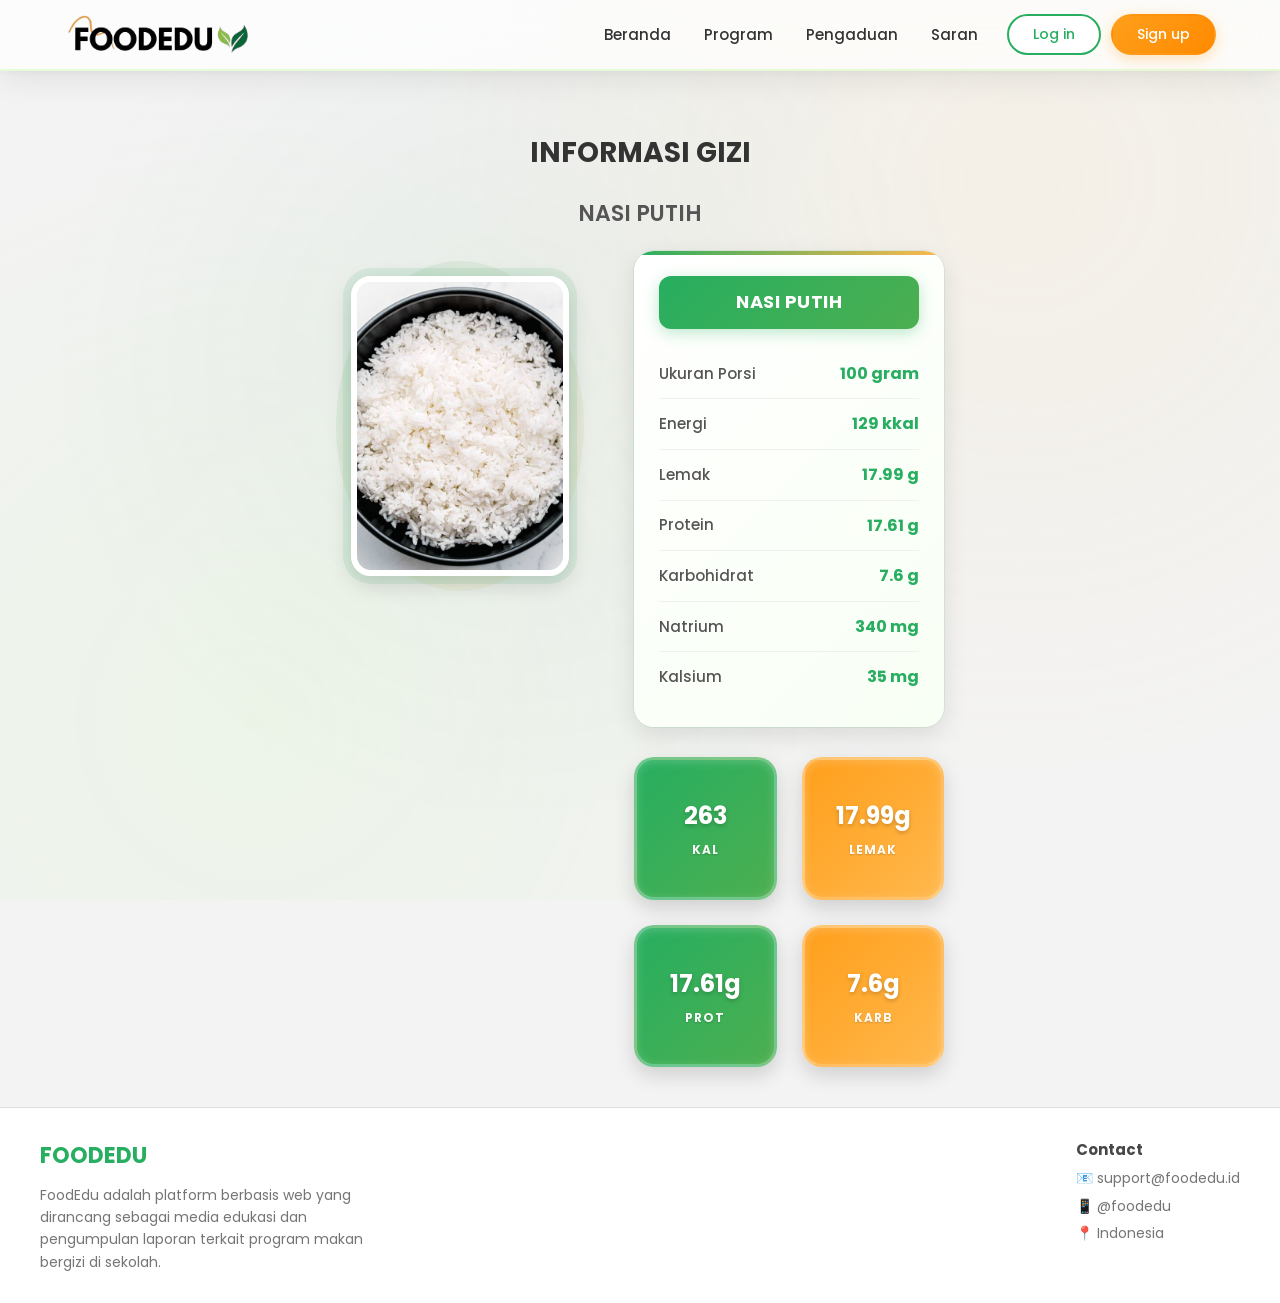
<file: nasi-putih.html>
<!DOCTYPE html>
<html lang="id">
<head>
    <meta charset="UTF-8">
    <meta name="viewport" content="width=device-width, initial-scale=1.0">
    <title>Informasi Gizi – Nasi Putih</title>

    <link rel="preconnect" href="https://fonts.gstatic.com">
    <link href="https://fonts.googleapis.com/css2?family=Poppins:wght@400;500;600;700&display=swap" rel="stylesheet">

    <link rel="stylesheet" href="main.css">
</head>
<body>

<!-- ================= NAVBAR ================= -->
<nav class="navbar-gizi">
    <a href="index.html" class="logo">
        <img src="asset/logo/foodedu.png" alt="FoodEdu">
    </a>

    <div class="hamburger" id="hamburger">
        <span></span>
        <span></span>
        <span></span>
    </div>

    <div class="nav-menu" id="navMenu">
        <a href="index.html">Beranda</a>
        <a href="gizi.html" class="active">Program</a>
        <a href="index.html#pengaduan">Pengaduan</a>
        <a href="index.html#saran">Saran</a>

        <div class="nav-buttons">
            <button class="btn-login">Log in</button>
            <button class="btn-signup">Sign up</button>
        </div>
    </div>
</nav>

<!-- ================= HEADER ================= -->
<div class="page-header">
    <h1 class="page-title">INFORMASI GIZI</h1>
    <h2 class="food-title">NASI PUTIH</h2>
</div>

<!-- ================= CONTENT CONTAINER ================= -->
<div class="content-container">
    
    <!-- ================= IMAGE SECTION ================= -->
    <div class="image-section">
        <div class="food-image-container">
            <img src="asset/logo/nasiputih.jpeg" alt="Nasi Putih" class="food-image">
        </div>
    </div>

    <!-- ================= INFO SECTION ================= -->
    <div class="info-section">
        
        <!-- ================= NUTRITION TABLE ================= -->
        <div class="nutrition-box">
            <div class="nutrition-title">Nasi Putih</div>

            <table class="nutrition-table">
                <tr><td>Ukuran Porsi</td><td>100 gram</td></tr>
                <tr><td>Energi</td><td>129 kkal</td></tr>
                <tr><td>Lemak</td><td>17.99 g</td></tr>
                <tr><td>Protein</td><td>17.61 g</td></tr>
                <tr><td>Karbohidrat</td><td>7.6 g</td></tr>
                <tr><td>Natrium</td><td>340 mg</td></tr>
                <tr><td>Kalsium</td><td>35 mg</td></tr>
            </table>
        </div>

        <!-- ================= MACRO CIRCLES ================= -->
        <div class="macro-wrapper">
            <div class="macro-item green">
                <span class="macro-value">263</span>
                <span class="macro-label">KAL</span>
            </div>

            <div class="macro-item orange">
                <span class="macro-value">17.99g</span>
                <span class="macro-label">LEMAK</span>
            </div>

            <div class="macro-item green">
                <span class="macro-value">17.61g</span>
                <span class="macro-label">PROT</span>
            </div>

            <div class="macro-item orange">
                <span class="macro-value">7.6g</span>
                <span class="macro-label">KARB</span>
            </div>
        </div>
    </div>
</div>

<!-- ================= FOOTER ================= -->
<footer class="footer">
    <div class="footer-left">
        <h3>FOODEDU</h3>
        <p>
            FoodEdu adalah platform berbasis web yang dirancang sebagai media edukasi 
            dan pengumpulan laporan terkait program makan bergizi di sekolah.
        </p>
    </div>

    <div class="footer-right">
        <p><strong>Contact</strong></p>
        <p>📧 support@foodedu.id</p>
        <p>📱 @foodedu</p>
        <p>📍 Indonesia</p>
    </div>
</footer>

<script src="main.js"></script>
</body>
</html>
</file>
<file: main.css>
/* =========================================================
    FOODEDU - MAIN CSS FILE
    Menggabungkan semua file CSS menjadi satu
========================================================= */

/* =========================================================
    GLOBAL VARIABLES
========================================================= */
:root {
    --green: #27AE60;
    --green-dark: #1e874d;
    --yellow: #FFB84C;
    --accent: #FF9F1C;
    --bg-light: #F3F3F3;
    --card: #CFFFAC;
    --shadow-soft: 0 4px 15px rgba(0, 0, 0, 0.08);
    --shadow-medium: 0 8px 20px rgba(0, 0, 0, 0.12);
    --shadow-strong: 0 12px 28px rgba(0, 0, 0, 0.18);
    --transition: .25s ease;
    --radius: 16px;
}

/* =========================================================
    GLOBAL RESET
========================================================= */
* {
    margin: 0;
    padding: 0;
    box-sizing: border-box;
}

html {
    scroll-behavior: smooth;
}

body {
    font-family: "Poppins", sans-serif;
    background: var(--bg-light);
    color: #222;
    line-height: 1.6;
    min-height: 100vh;
    display: flex;
    flex-direction: column;
}

img {
    max-width: 100%;
    display: block;
}

/* =========================================================
    NAVBAR - INDEX PAGE
========================================================= */
/* =========================================================
    NAVBAR - UNIFIED STYLES
========================================================= */
.navbar-container,
.navbar-home,
.navbar-gizi,
.navbar-buah,
.navbar-soup {
    width: 100%;
    background: rgba(255, 255, 255, 0.75);
    backdrop-filter: blur(20px) saturate(180%);
    -webkit-backdrop-filter: blur(20px) saturate(180%);
    position: sticky;
    top: 0;
    z-index: 1000;
    box-shadow: 0 8px 32px rgba(0, 0, 0, 0.08), 0 2px 8px rgba(0, 0, 0, 0.04);
    display: flex;
    align-items: center;
    justify-content: space-between;
    padding: 14px 5%;
    transition: all 0.4s cubic-bezier(0.4, 0, 0.2, 1);
    animation: navDrop 0.6s cubic-bezier(0.34, 1.56, 0.64, 1) forwards;
    border-bottom: 1px solid rgba(39, 174, 96, 0.1);
}

/* Specific border for content pages */
.navbar-gizi,
.navbar-buah,
.navbar-soup {
    border-bottom: 2px solid rgba(198, 247, 163, 0.4);
}

.navbar-container.scrolled,
.navbar-home.scrolled,
.navbar-gizi.active-scroll,
.navbar-buah.active-scroll,
.navbar-soup.active-scroll {
    background: rgba(255, 255, 255, 0.95);
    backdrop-filter: blur(24px) saturate(200%);
    -webkit-backdrop-filter: blur(24px) saturate(200%);
    box-shadow: 0 12px 40px rgba(0, 0, 0, 0.12), 0 4px 12px rgba(0, 0, 0, 0.06);
    padding: 10px 5%;
}

@keyframes navDrop {
    from {
        opacity: 0;
        transform: translateY(-20px);
    }

    to {
        opacity: 1;
        transform: translateY(0);
    }
}

.navbar-inner {
    width: 100%;
    display: flex;
    justify-content: space-between;
    align-items: center;
    max-width: 1250px;
    margin: 0 auto;
}

/* LOGO STANDARDIZATION */
.logo img {
    height: 40px;
    /* Unified Height */
    width: auto;
    /* Maintain Aspect Ratio */
    transition: transform 0.3s ease;
}

.logo:hover img {
    transform: scale(1.05);
}

/* Remove specific overrides that caused jumps */
.navbar-gizi .logo img,
.navbar-buah .logo img,
.navbar-soup .logo img {
    width: auto;
    height: 40px;
}

/* =========================================================
    NAVIGATION MENU
========================================================= */
.nav-menu {
    display: flex;
    align-items: center;
    gap: 25px;
}

/* =========================================================
    NAVBAR ITEMS & ANIMATIONS
========================================================= */
.nav-item,
.nav-menu a {
    text-decoration: none;
    color: #333;
    font-size: 15px;
    font-weight: 500;
    padding: 8px 0;
    margin: 0 4px;
    /* Slight spacing for symmetry */
    position: relative;
    transition: color 0.4s cubic-bezier(0.23, 1, 0.32, 1);
}

/* Hover State - Clean & Modern */
.nav-item:hover,
.nav-menu a:hover {
    color: var(--green);
    transform: translateY(-1px);
}

/* Underline Animation (Left to Right) */
.nav-item::after,
.nav-menu a::after {
    content: "";
    position: absolute;
    width: 0;
    height: 2px;
    bottom: 4px;
    /* Positioned slightly up */
    left: 0;
    /* Start from left */
    background-color: var(--green);
    transition: all 0.4s cubic-bezier(0.23, 1, 0.32, 1);
    /* No transform logic needed for LTR */
    border-radius: 2px;
}

.nav-item:hover::after,
.nav-menu a:hover::after,
.nav-item.active::after,
.nav-menu a.active::after {
    width: 100%;
}

.nav-item.active,
.nav-menu a.active {
    color: var(--green);
    font-weight: 600;
}

/* Active Click Effect */
.nav-item:active,
.nav-menu a:active {
    transform: translateY(1px) scale(0.98);
    transition: transform 0.1s ease;
}

/* Special Links: Pengaduan & Saran - Icons with specific animation */
.nav-menu a.pengaduan-link::before,
.nav-item.pengaduan-link::before {
    content: '🔔';
    margin-right: 6px;
    font-size: 14px;
    display: inline-block;
    transition: transform 0.4s cubic-bezier(0.34, 1.56, 0.64, 1);
}

.nav-menu a.saran-link::before,
.nav-item.saran-link::before {
    content: '💡';
    margin-right: 6px;
    font-size: 14px;
    display: inline-block;
    transition: transform 0.4s cubic-bezier(0.34, 1.56, 0.64, 1);
}

.nav-menu a.pengaduan-link:hover::before,
.nav-item.pengaduan-link:hover::before {
    transform: rotate(15deg) scale(1.1);
}

.nav-menu a.saran-link:hover::before,
.nav-item.saran-link:hover::before {
    transform: rotate(-10deg) scale(1.1);
}

/* =========================================================
    DROPDOWN MENU
========================================================= */
.dropdown {
    position: relative;
}

.dropdown-toggle {
    cursor: pointer;
    display: flex;
    align-items: center;
    gap: 6px;
    background: none;
    border: none;
    font-family: "Poppins", sans-serif;
    font-size: 15px;
    font-weight: 500;
    color: #333;
    padding: 8px 0;
    transition: color 0.3s ease;
}

.dropdown-toggle:hover {
    color: #2e8b57;
}

.arrow {
    width: 7px;
    height: 7px;
    border-right: 2px solid #333;
    border-bottom: 2px solid #333;
    transform: rotate(45deg);
    transition: var(--transition);
}

.dropdown.open .arrow {
    transform: rotate(-135deg);
    border-color: #2e8b57;
}

.dropdown-menu {
    position: absolute;
    top: 40px;
    left: 0;
    width: 240px;
    background: rgba(255, 255, 255, 0.98);
    backdrop-filter: blur(20px);
    -webkit-backdrop-filter: blur(20px);
    padding: 12px 0;
    border-radius: 16px;
    box-shadow: 0 12px 40px rgba(0, 0, 0, 0.12), 0 4px 16px rgba(0, 0, 0, 0.08);
    border: 1px solid rgba(39, 174, 96, 0.1);
    opacity: 0;
    visibility: hidden;
    pointer-events: none;
    transform: translateY(-12px) scale(0.95);
    transform-origin: top center;
    transition: all 0.4s cubic-bezier(0.34, 1.56, 0.64, 1);
    z-index: 999;
}

.dropdown.open .dropdown-menu {
    opacity: 1;
    visibility: visible;
    pointer-events: auto;
    transform: translateY(0) scale(1);
}

.dropdown-menu a {
    position: relative;
    display: block;
    padding: 12px 20px;
    text-decoration: none;
    color: #333;
    font-size: 14px;
    font-weight: 500;
    transition: all 0.3s cubic-bezier(0.34, 1.56, 0.64, 1);
    border-bottom: none;
    border-radius: 8px;
    margin: 2px 8px;
}

.dropdown-menu a:hover,
.dropdown-menu a.active:hover {
    background: linear-gradient(135deg, rgba(39, 174, 96, 0.12) 0%, rgba(39, 174, 96, 0.08) 100%);
    color: var(--green);
    transform: translateX(6px) scale(1.02);
    box-shadow: 0 2px 8px rgba(39, 174, 96, 0.15);
}

.dropdown-menu a.active {
    color: #333;
}

/* Base underline style - hidden by default */
.dropdown-menu a::after,
.dropdown-menu a.active::after {
    content: "";
    position: absolute;
    left: 12px;
    bottom: 10px;
    height: 2px;
    background: linear-gradient(90deg, var(--green), #2e8b57);
    width: 0;
    transition: width 0.4s cubic-bezier(0.34, 1.56, 0.64, 1);
    display: block;
    border-radius: 2px;
}

/* Show underline on hover */
.dropdown-menu a:hover::after,
.dropdown-menu a.active:hover::after {
    width: calc(100% - 40px);
}


/* =========================================================
    NAVBAR BUTTONS
========================================================= */
.nav-buttons {
    display: flex;
    align-items: center;
    gap: 10px;
    position: relative;
}

/* Smooth transition for nav-buttons content change */
.nav-buttons>* {
    transition: opacity 0.3s ease, transform 0.3s ease;
}

.nav-buttons button {
    padding: 8px 24px;
    font-weight: 500;
    border-radius: 50px;
    cursor: pointer;
    transition: all 0.3s cubic-bezier(0.23, 1, 0.32, 1);
    font-family: "Poppins", sans-serif;
    font-size: 14px;
}

.btn-login {
    background: #fff;
    border: 2px solid var(--green);
    color: var(--green);
    overflow: hidden;
    position: relative;
    z-index: 1;
}

.btn-login::before {
    content: '';
    position: absolute;
    top: 50%;
    left: 50%;
    width: 0;
    height: 0;
    border-radius: 50%;
    background: var(--green);
    transform: translate(-50%, -50%);
    transition: width 0.6s cubic-bezier(0.23, 1, 0.32, 1), height 0.6s cubic-bezier(0.23, 1, 0.32, 1);
    z-index: -1;
}

.btn-login:hover::before {
    width: 300px;
    height: 300px;
}

.btn-login:hover {
    color: #fff;
    transform: translateY(-2px);
    box-shadow: 0 8px 20px rgba(39, 174, 96, 0.25);
    border-color: var(--green);
}

.btn-login:active {
    transform: translateY(1px) scale(0.98);
    box-shadow: 0 2px 10px rgba(39, 174, 96, 0.15);
}

.btn-signup {
    background: linear-gradient(135deg, var(--accent) 0%, #ff8a00 100%);
    border: 2px solid transparent;
    color: white;
    overflow: hidden;
    position: relative;
    box-shadow: 0 4px 15px rgba(255, 159, 28, 0.3);
    z-index: 1;
}

.btn-signup::before {
    content: '';
    position: absolute;
    top: 0;
    left: -100%;
    width: 100%;
    height: 100%;
    background: linear-gradient(90deg, transparent, rgba(255, 255, 255, 0.2), transparent);
    transition: left 0.5s ease;
    z-index: -1;
}

.btn-signup:hover::before {
    left: 100%;
}

.btn-signup:hover {
    transform: translateY(-2px);
    box-shadow: 0 8px 25px rgba(255, 159, 28, 0.4);
    background: linear-gradient(135deg, #ff9f1c 0%, #ff8a00 100%);
}

.btn-signup:active {
    transform: translateY(1px) scale(0.98);
    box-shadow: 0 2px 10px rgba(255, 159, 28, 0.2);
}

/* =========================================================
    USER PROFILE & LOGOUT BUTTON
========================================================= */
.user-profile {
    display: flex;
    align-items: center;
    gap: 12px;
    padding: 6px 12px;
    border-radius: 50px;
    background: rgba(39, 174, 96, 0.08);
    transition: all 0.3s cubic-bezier(0.23, 1, 0.32, 1);
}

.user-profile:hover {
    background: rgba(39, 174, 96, 0.12);
    box-shadow: 0 4px 12px rgba(39, 174, 96, 0.15);
}

.user-profile .username {
    font-size: 14px;
    font-weight: 600;
    color: var(--green);
    display: flex;
    align-items: center;
    max-width: 100px;
    overflow: hidden;
    text-overflow: ellipsis;
    white-space: nowrap;
    transition: all 0.3s ease;
}

.user-profile .username::before {
    content: '👤';
    margin-right: 6px;
    font-size: 16px;
    transition: transform 0.3s cubic-bezier(0.34, 1.56, 0.64, 1);
}

.user-profile:hover .username::before {
    transform: scale(1.15) rotate(5deg);
}

.btn-logout {
    padding: 6px 16px;
    background: var(--green);
    color: white;
    border: none;
    border-radius: 50px;
    font-weight: 600;
    font-size: 12px;
    cursor: pointer;
    transition: all 0.3s cubic-bezier(0.23, 1, 0.32, 1);
    font-family: "Poppins", sans-serif;
    position: relative;
    overflow: hidden;
    box-shadow: 0 4px 12px rgba(39, 174, 96, 0.25);
}

.btn-logout::before {
    content: '';
    position: absolute;
    top: 50%;
    left: 50%;
    width: 0;
    height: 0;
    border-radius: 50%;
    background: var(--green-dark);
    transform: translate(-50%, -50%);
    transition: width 0.5s ease, height 0.5s ease;
    z-index: -1;
}

.btn-logout:hover {
    transform: translateY(-2px);
    box-shadow: 0 8px 20px rgba(39, 174, 96, 0.35);
}

.btn-logout:hover::before {
    width: 200px;
    height: 200px;
}

.btn-logout:active {
    transform: translateY(1px) scale(0.96);
    box-shadow: 0 2px 8px rgba(39, 174, 96, 0.2);
}

/* =========================================================
    HAMBURGER MENU - MODERN & SMOOTH
========================================================= */
.hamburger {
    display: none;
    flex-direction: column;
    justify-content: space-around;
    width: 32px;
    height: 32px;
    background: none;
    border: none;
    cursor: pointer;
    padding: 6px;
    z-index: 1005;
    transition: all 0.3s cubic-bezier(0.34, 1.56, 0.64, 1);
}

.hamburger:hover {
    transform: scale(1.08);
}

.hamburger span {
    display: block;
    width: 100%;
    height: 3px;
    background: #333;
    border-radius: 2px;
    transition: all 0.4s cubic-bezier(0.34, 1.56, 0.64, 1);
    transform-origin: center;
}

.hamburger span:nth-child(1) {
    width: 100%;
}

.hamburger span:nth-child(2) {
    width: 85%;
    margin: 0 auto;
}

.hamburger span:nth-child(3) {
    width: 100%;
}

.hamburger.active span:nth-child(1) {
    transform: rotate(45deg) translate(8px, 8px);
    width: 100%;
}

.hamburger.active span:nth-child(2) {
    opacity: 0;
    transform: translateX(-10px);
}

.hamburger.active span:nth-child(3) {
    transform: rotate(-45deg) translate(7px, -8px);
    width: 100%;
}

/* =========================================================
    MOBILE NAVIGATION - COMPLETELY REDESIGNED
========================================================= */

/* Mobile Overlay */
.mobile-overlay {
    position: fixed;
    top: 0;
    left: 0;
    width: 100%;
    height: 100%;
    background: rgba(0, 0, 0, 0);
    z-index: 998;
    pointer-events: none;
    transition: background-color 0.4s cubic-bezier(0.34, 1.56, 0.64, 1);
}

.mobile-overlay.active {
    background: rgba(0, 0, 0, 0.5);
    pointer-events: auto;
}

/* Nav Menu Mobile */
.nav-menu-mobile {
    position: fixed;
    top: 0;
    left: -100%;
    width: 80%;
    max-width: 360px;
    height: 100vh;
    background: linear-gradient(135deg, rgba(255, 255, 255, 0.98) 0%, rgba(248, 255, 254, 0.98) 100%);
    backdrop-filter: blur(20px);
    -webkit-backdrop-filter: blur(20px);
    flex-direction: column;
    padding: 80px 0 30px 0;
    gap: 0;
    box-shadow: 8px 0 40px rgba(0, 0, 0, 0.15), 4px 0 20px rgba(0, 0, 0, 0.1);
    transition: left 0.5s cubic-bezier(0.34, 1.56, 0.64, 1), box-shadow 0.3s ease;
    z-index: 1000;
    overflow-y: auto;
    overflow-x: hidden;
    border-right: 1px solid rgba(39, 174, 96, 0.15);
}

.nav-menu-mobile.active {
    left: 0;
    box-shadow: 12px 0 60px rgba(0, 0, 0, 0.2), 6px 0 30px rgba(0, 0, 0, 0.15);
}

.nav-menu-mobile a,
.nav-menu-mobile .dropdown-toggle {
    display: flex;
    align-items: center;
    padding: 16px 25px;
    color: #333;
    text-decoration: none;
    font-size: 15px;
    font-weight: 500;
    border-bottom: 1px solid rgba(39, 174, 96, 0.08);
    transition: all 0.3s cubic-bezier(0.34, 1.56, 0.64, 1);
    position: relative;
    cursor: pointer;
}

.nav-menu-mobile a:hover,
.nav-menu-mobile .dropdown-toggle:hover {
    background: rgba(39, 174, 96, 0.08);
    color: var(--green);
    padding-left: 30px;
}

.nav-menu-mobile a::before {
    content: '';
    position: absolute;
    left: 0;
    top: 0;
    height: 100%;
    width: 4px;
    background: var(--green);
    transform: scaleY(0);
    transform-origin: top;
    transition: transform 0.3s cubic-bezier(0.34, 1.56, 0.64, 1);
}

.nav-menu-mobile a:hover::before {
    transform: scaleY(1);
}

.nav-menu-mobile a.active::before {
    transform: scaleY(1);
}

/* Dropdown Toggle Mobile */
.nav-menu-mobile .dropdown-toggle {
    justify-content: space-between;
    background: none;
    border: none;
    font-family: "Poppins", sans-serif;
    padding-right: 25px;
}

.nav-menu-mobile .arrow {
    transition: transform 0.4s cubic-bezier(0.34, 1.56, 0.64, 1);
}

.nav-menu-mobile .dropdown.open .arrow {
    transform: rotate(-135deg);
}

/* Dropdown Menu Mobile */
.nav-menu-mobile .dropdown-menu {
    position: relative !important;
    background: rgba(39, 174, 96, 0.05);
    box-shadow: none !important;
    opacity: 0;
    visibility: visible !important;
    /* Override desktop visibility:hidden */
    max-height: 0;
    overflow: hidden;
    transform: none !important;
    transition: all 0.4s cubic-bezier(0.34, 1.56, 0.64, 1);
    padding: 0;
    width: 100%;
    top: 0 !important;
    left: 0 !important;
    border: none;
    border-radius: 0;
    margin: 0;
}

.nav-menu-mobile .dropdown.open .dropdown-menu {
    opacity: 1;
    visibility: visible !important;
    max-height: 300px;
    padding: 8px 0;
}

.nav-menu-mobile .dropdown-menu a {
    padding: 12px 25px 12px 45px;
    font-size: 14px;
    border-bottom: 1px solid rgba(39, 174, 96, 0.05);
}

.nav-menu-mobile .dropdown-menu a:hover {
    padding-left: 50px;
}

/* Flattened Dropdown Items - Direct Links in Mobile */
.nav-menu-mobile .dropdown-item-flat {
    background: rgba(39, 174, 96, 0.03);
    border-left: 3px solid rgba(39, 174, 96, 0.3);
    font-size: 14px;
    color: #555;
}

.nav-menu-mobile .dropdown-item-flat:hover {
    background: rgba(39, 174, 96, 0.08);
    border-left-color: var(--green);
    color: var(--green);
    padding-left: 40px !important;
}

.nav-menu-mobile .dropdown-item-flat::before {
    display: none;
}

/* Mobile Nav Buttons Section */
.nav-menu-mobile .nav-buttons {
    display: flex !important;
    flex-direction: column;
    gap: 10px;
    padding: 20px 15px;
    margin-top: auto;
    border-top: 2px solid rgba(39, 174, 96, 0.15);
    background: linear-gradient(135deg, rgba(39, 174, 96, 0.05) 0%, rgba(39, 174, 96, 0.02) 100%);
}

.nav-menu-mobile .nav-buttons button {
    width: 100%;
    padding: 12px 24px;
    font-size: 15px;
    font-weight: 600;
    border-radius: 12px;
    cursor: pointer;
    transition: all 0.3s cubic-bezier(0.34, 1.56, 0.64, 1);
    border: none;
}

.nav-menu-mobile .btn-login {
    background: white;
    border: 2px solid var(--green) !important;
    color: var(--green);
    box-shadow: 0 2px 8px rgba(39, 174, 96, 0.15);
}

.nav-menu-mobile .btn-login:active {
    transform: scale(0.98);
}

.nav-menu-mobile .btn-signup {
    background: linear-gradient(135deg, var(--accent) 0%, #ff8a00 100%);
    color: white;
    box-shadow: 0 4px 12px rgba(255, 159, 28, 0.3);
}

.nav-menu-mobile .btn-signup:active {
    transform: scale(0.98);
}

/* User Profile Mobile */
.nav-menu-mobile .user-profile {
    padding: 12px 25px;
    gap: 8px;
    background: rgba(39, 174, 96, 0.1);
    margin: 15px 10px;
    flex-direction: row;
    width: auto;
}

.nav-menu-mobile .user-profile .username {
    font-size: 13px;
    max-width: 120px;
}

.nav-menu-mobile .btn-logout {
    padding: 6px 12px;
    font-size: 12px;
}

/* Nav Menu Desktop - Hide on Mobile */
@media (max-width: 900px) {
    .hamburger {
        display: flex;
    }

    .navbar-inner {
        padding: 0 5%;
    }

    .nav-menu {
        display: none !important;
    }

    .nav-buttons {
        display: none !important;
    }

    .user-profile {
        display: none !important;
    }
}

/* Tablet Adjustments */
@media (max-width: 768px) {
    .nav-menu-mobile {
        width: 85%;
        max-width: 100%;
    }

    .nav-menu-mobile a,
    .nav-menu-mobile .dropdown-toggle {
        padding: 14px 20px;
    }

    .nav-menu-mobile a:hover {
        padding-left: 25px;
    }

    .nav-menu-mobile .dropdown-menu a {
        padding: 10px 20px 10px 40px;
    }

    .nav-menu-mobile .dropdown-menu a:hover {
        padding-left: 45px;
    }
}

/* Small Mobile Adjustments */
@media (max-width: 480px) {
    .hamburger {
        width: 28px;
        height: 28px;
    }

    .nav-menu-mobile {
        width: 100%;
        max-width: 100%;
    }

    .nav-menu-mobile a,
    .nav-menu-mobile .dropdown-toggle {
        padding: 12px 18px;
        font-size: 14px;
    }

    .nav-menu-mobile .user-profile {
        margin: 10px 8px;
        padding: 10px 18px;
    }
}

@media (max-width: 768px) {
    .user-profile {
        gap: 8px;
        padding: 6px 8px;
    }

    .user-profile .username {
        font-size: 12px;
        max-width: 80px;
    }

    .btn-logout {
        padding: 5px 10px;
        font-size: 10px;
    }
}

@media (max-width: 480px) {
    .user-profile {
        flex-direction: row;
        gap: 6px;
        width: auto;
        padding: 4px 8px;
    }

    .user-profile .username {
        font-size: 11px;
        max-width: 70px;
    }

    .user-profile .username::before {
        margin-right: 3px;
        font-size: 14px;
    }

    .btn-logout {
        padding: 4px 8px;
        font-size: 10px;
    }

    .nav-buttons {
        gap: 8px;
    }
}

/* =========================================================
    HERO SECTION
========================================================= */
.hero {
    position: relative;
    min-height: 80vh;
    display: flex;
    align-items: center;
    justify-content: center;
    text-align: center;
    overflow: hidden;
    width: 100%;
}

.hero-bg {
    position: absolute;
    top: 0;
    left: 0;
    width: 100%;
    height: 100%;
    z-index: 1;
    will-change: transform;
}

.hero-bg img {
    width: 100%;
    height: 100%;
    object-fit: cover;
    object-position: center;
    image-rendering: -webkit-optimize-contrast;
    image-rendering: crisp-edges;
    image-rendering: high-quality;
    min-width: 100%;
    min-height: 100%;
    transform: translateZ(0);
    backface-visibility: hidden;
}

.hero-bg::after {
    content: '';
    position: absolute;
    top: 0;
    left: 0;
    width: 100%;
    height: 100%;
    background: linear-gradient(100deg,
            rgba(0, 0, 0, 0.4) 0%,
            rgba(0, 0, 0, 0.2) 30%,
            rgba(0, 0, 0, 0.4) 60%);
    z-index: 2;
}

.hero-content {
    position: relative;
    z-index: 3;
    max-width: 800px;
    padding: 0 20px;
    color: white;
    animation: heroFadeIn 1s ease-out;
    width: 100%;
    display: flex;
    flex-direction: column;
    align-items: center;
    justify-content: center;
}

.hero h1 {
    font-size: 4rem;
    font-weight: 800;
    margin-bottom: 20px;
    letter-spacing: -0.5px;
    background: linear-gradient(135deg,
            #37ba6d 0%,
            #4af290 25%,
            #c7f8aa 50%,
            #3ae381 75%,
            #1a9e51 100%);
    -webkit-background-clip: text;
    -webkit-text-fill-color: transparent;
    background-clip: text;
    background-size: 200% 200%;
    text-shadow:
        0 0 10px rgba(56, 190, 111, 0.6),
        0 0 20px rgba(50, 223, 122, 0.4),
        0 0 30px rgba(180, 255, 138, 0.3),
        6px 6px 24px rgba(153, 153, 153, 0.4);
    animation:
        gradientShift 4s ease infinite,
        neonPulse 3s ease-in-out infinite alternate;
}

@keyframes gradientShift {
    0% {
        background-position: 0% 50%;
        text-shadow:
            0 0 10px rgba(39, 174, 96, 0.6),
            0 0 20px rgba(46, 204, 113, 0.4),
            0 0 30px rgba(180, 255, 138, 0.3),
            6px 6px 24px rgba(101, 101, 101, 0.4);
    }

    50% {
        background-position: 100% 50%;
        text-shadow:
            0 0 15px rgba(39, 174, 96, 0.7),
            0 0 25px rgba(46, 204, 113, 0.5),
            0 0 35px rgba(180, 255, 138, 0.4),
            6px 6px 30px rgba(101, 101, 101, 0.4);
    }

    100% {
        background-position: 0% 50%;
        text-shadow:
            0 0 10px rgba(39, 174, 96, 0.6),
            0 0 20px rgba(46, 204, 113, 0.4),
            0 0 30px rgba(180, 255, 138, 0.3),
            6px 6px 24px rgba(101, 101, 101, 0.4);
    }
}

@keyframes neonPulse {
    from {
        filter: brightness(1);
    }

    to {
        filter: brightness(1.2);
    }
}

@keyframes heroFadeIn {
    from {
        opacity: 0;
        transform: translateY(30px);
    }

    to {
        opacity: 1;
        transform: translateY(0);
    }
}

.hero p {
    font-size: 1.2rem;
    margin-bottom: 30px;
    text-shadow: 1px 1px 6px rgba(0, 0, 0, 0.8);
    line-height: 1.6;
    opacity: 0.95;
    font-weight: 400;
}

.hero-buttons {
    display: flex;
    gap: 20px;
    justify-content: center;
    flex-wrap: wrap;
}

.btn-primary,
.btn-secondary {
    padding: 14px 32px;
    border-radius: 30px;
    font-size: 16px;
    font-weight: 600;
    cursor: pointer;
    transition: all 0.3s ease;
    border: none;
    text-decoration: none;
    display: inline-block;
    position: relative;
    overflow: hidden;
}

.btn-primary {
    background: var(--green);
    color: #fff;
    box-shadow: 0 4px 15px rgba(39, 174, 96, 0.4);
    border: 2px solid var(--green);
}

.btn-primary:hover {
    background: var(--green-dark);
    transform: translateY(-3px);
    box-shadow: 0 8px 25px rgba(39, 174, 96, 0.5);
}

.btn-secondary {
    background: rgba(255, 255, 255, 0.95);
    color: var(--green);
    border: 2px solid rgba(255, 255, 255, 0.8);
    backdrop-filter: blur(10px);
    -webkit-backdrop-filter: blur(10px);
}

.btn-secondary:hover {
    background: white;
    transform: translateY(-3px);
    box-shadow: 0 8px 25px rgba(255, 255, 255, 0.4);
    border-color: white;
}

/* =========================================================
    RESPONSIVE HERO
========================================================= */
@media (max-width: 1200px) {
    .hero h1 {
        font-size: 3.5rem;
    }
}

@media (max-width: 992px) {
    .hero {
        min-height: 70vh;
    }

    .hero h1 {
        font-size: 3rem;
    }

    .hero p {
        font-size: 1.1rem;
    }
}

@media (max-width: 768px) {
    .hero {
        min-height: 60vh;
    }

    .hero h1 {
        font-size: 2.5rem;
        margin-bottom: 15px;
        text-shadow:
            0 0 8px rgba(39, 174, 96, 0.8),
            0 0 16px rgba(46, 204, 113, 0.6),
            0 0 24px rgba(180, 255, 138, 0.4);
    }

    .hero p {
        font-size: 1rem;
        margin-bottom: 25px;
    }

    .hero-buttons {
        flex-direction: column;
        align-items: center;
        gap: 15px;
    }

    .btn-primary,
    .btn-secondary {
        padding: 12px 28px;
        font-size: 15px;
        width: 220px;
    }

    .hero-bg img {
        object-position: center center;
    }
}

@media (max-width: 480px) {
    .hero {
        min-height: 50vh;
    }

    .hero h1 {
        font-size: 2rem;
        letter-spacing: -0.3px;
    }

    .hero p {
        font-size: 0.9rem;
        line-height: 1.5;
    }

    .hero-content {
        padding: 0 15px;
    }

    .btn-primary,
    .btn-secondary {
        padding: 12px 24px;
        font-size: 14px;
        width: 200px;
    }
}

@supports not (object-fit: cover) {
    .hero-bg {
        background-size: cover;
        background-position: center;
        background-repeat: no-repeat;
    }

    .hero-bg img {
        display: none;
    }
}

/* =========================================================
    AUDIENCE SECTION
========================================================= */
.audience-section {
    margin: 50px auto;
    text-align: center;
    padding: 0 20px;
}

.audience-section h2 {
    font-size: 28px;
    font-weight: 800;
}

.audience-list {
    max-width: 900px;
    margin: 30px auto;
    display: grid;
    gap: 20px;
}

.audience-card {
    background: var(--card);
    padding: 22px;
    border-radius: 22px;
    display: flex;
    align-items: center;
    gap: 18px;
    border: 1px solid #b8f59c;
    transition: var(--transition);
}

.audience-card:hover {
    transform: translateY(-4px);
    box-shadow: var(--shadow-medium);
}

.audience-card img {
    width: 100px;
    height: 100px;
    object-fit: contain;
}

/* =========================================================
    INDEX PREVIEW GIZI & KELAYAKAN
========================================================= */
.gizi-preview-wrapper {
    max-width: 1100px;
    margin: 20px auto 40px;
    background: #ffffff;
    border-radius: 22px;
    padding: 26px 24px 24px;
    box-shadow: 0 10px 30px rgba(0, 0, 0, 0.08);
    border: 1px solid rgba(39, 174, 96, 0.12);
}

.gizi-preview-header h2 {
    font-size: 22px;
    font-weight: 700;
    margin-bottom: 6px;
    color: #333;
}

.gizi-preview-header p {
    font-size: 14px;
    color: #666;
    margin-bottom: 14px;
}

.gizi-preview-actions {
    display: flex;
    flex-wrap: wrap;
    gap: 10px;
    margin-bottom: 8px;
}

.gizi-preview-row {
    display: grid;
    grid-template-columns: minmax(0, 1.1fr) minmax(0, 1.1fr);
    gap: 16px;
    margin-top: 10px;
}

.gizi-preview-col h3 {
    font-size: 16px;
    font-weight: 700;
    margin-bottom: 10px;
    color: #333;
}

.gizi-preview-cards {
    display: grid;
    grid-template-columns: repeat(auto-fit, minmax(140px, 1fr));
    gap: 12px;
}

.gizi-preview-kelayakan {
    display: flex;
    flex-direction: column;
    gap: 10px;
}

.gizi-preview-wrapper .gizi-card {
    padding: 20px 12px;
}

.gizi-preview-wrapper .kelayakan-row {
    padding: 14px 12px;
}

@media (max-width: 900px) {
    .gizi-preview-row {
        grid-template-columns: 1fr;
    }
}

/* =========================================================
    PAGE TITLES
========================================================= */
.page-title {
    text-align: center;
    margin: 30px 0 20px;
    font-size: 28px;
    font-weight: 700;
    color: #333;
    animation: fadeIn 0.7s ease;
}

.page-subtitle {
    text-align: center;
    font-size: 22px;
    margin-top: 5px;
    font-weight: 600;
    margin-bottom: 30px;
    color: #555;
}

.page-header {
    text-align: center;
    padding: 30px 20px 20px;
}

.page-header-gizi {
    text-align: center;
    padding: 40px 20px 30px;
    max-width: 800px;
    margin: 0 auto;
}

.page-description {
    font-size: 17px;
    color: #555;
    line-height: 1.9;
    margin-top: 20px;
    padding: 0 30px;
    font-weight: 400;
    letter-spacing: 0.3px;
}

.food-title {
    font-size: 22px;
    font-weight: 600;
    color: #555;
}

@keyframes fadeIn {
    from {
        opacity: 0;
        transform: translateY(8px);
    }

    to {
        opacity: 1;
        transform: translateY(0);
    }
}

/* =========================================================
    GIZI GRID
========================================================= */
.gizi-grid {
    width: 100%;
    padding: 10px 22px 40px;
    display: grid;
    grid-template-columns: repeat(2, 1fr);
    gap: 22px;
}

.gizi-card {
    background: white;
    border-radius: 20px;
    padding: 30px 15px;
    box-shadow: 0 4px 20px rgba(0, 0, 0, 0.08);
    text-align: center;
    text-decoration: none;
    color: #222;
    transition: all 0.4s cubic-bezier(0.175, 0.885, 0.32, 1.275);
    position: relative;
    overflow: hidden;
    border: 2px solid transparent;
}

.gizi-card::before {
    content: '';
    position: absolute;
    top: 0;
    left: 0;
    right: 0;
    bottom: 0;
    background: linear-gradient(135deg, rgba(39, 174, 96, 0.05) 0%, rgba(255, 184, 76, 0.05) 100%);
    opacity: 0;
    transition: opacity 0.4s ease;
    z-index: 0;
}

.gizi-card:hover {
    transform: translateY(-8px) scale(1.03);
    box-shadow: 0 12px 30px rgba(0, 0, 0, 0.15);
    border-color: rgba(39, 174, 96, 0.2);
}

.gizi-card:hover::before {
    opacity: 1;
}

.gizi-card img {
    position: relative;
    z-index: 1;
    width: 80px;
    height: 80px;
    object-fit: contain;
    margin: 0 auto 15px;
    filter: drop-shadow(0 4px 8px rgba(0, 0, 0, 0.1));
    transition: all 0.4s ease;
}

.gizi-card:hover img {
    transform: scale(1.15) rotate(5deg);
    filter: drop-shadow(0 6px 12px rgba(0, 0, 0, 0.15));
}

.gizi-card h3 {
    position: relative;
    z-index: 1;
    font-size: 18px;
    font-weight: 600;
    margin: 0;
    color: #333;
    transition: color 0.3s ease;
}

.gizi-card:hover h3 {
    color: var(--green);
}

.gizi-card::after {
    content: "";
    position: absolute;
    inset: 0;
    background: radial-gradient(circle at top right, rgba(255, 255, 255, 0.5), transparent 70%);
    opacity: 0;
    transition: 0.35s ease;
}

.gizi-card:hover::after {
    opacity: 1;
}

.gizi-card img {
    width: 70px;
    margin-bottom: 8px;
}

.gizi-card h3 {
    font-size: 16px;
    font-weight: 600;
}

.gizi-card.green {
    background: #B4FF8A;
}

.gizi-card.orange {
    background: #FFB566;
}

@media (max-width: 480px) {
    .gizi-card img {
        width: 60px;
    }

    .gizi-card h3 {
        font-size: 14px;
    }

    .gizi-grid {
        gap: 18px;
    }
}

/* =========================================================
    LIST BUAH/GIZI/SAYUR
========================================================= */
.list-buah,
.list-gizi {
    width: 85%;
    max-width: 1200px;
    margin: 0 auto 40px;
    padding: 0 20px;
    display: flex;
    flex-direction: column;
    gap: 30px;
}

.category-section {
    background: #fff;
    border-radius: 12px;
    padding: 25px;
    box-shadow: 0 2px 10px rgba(0, 0, 0, 0.08);
    border-left: 4px solid #2e8b57;
    transition: all 0.3s ease;
    animation: slideInLeft 0.6s ease both;
}

.category-section:hover {
    transform: translateY(-2px);
    box-shadow: 0 4px 15px rgba(0, 0, 0, 0.12);
}

.category-section:nth-child(1) {
    animation-delay: 0.1s;
}

.category-section:nth-child(2) {
    animation-delay: 0.2s;
}

.category-section:nth-child(3) {
    animation-delay: 0.3s;
}

.category-section:nth-child(4) {
    animation-delay: 0.4s;
}

.category-title {
    font-size: 18px;
    font-weight: 700;
    color: #333;
    margin-bottom: 20px;
    padding-bottom: 10px;
    border-bottom: 2px solid #f0f0f0;
    display: flex;
    align-items: center;
}

.category-title::before {
    content: '';
    width: 6px;
    height: 20px;
    background: #2e8b57;
    margin-right: 10px;
    border-radius: 2px;
}

.category-items {
    display: grid;
    grid-template-columns: repeat(auto-fit, minmax(220px, 1fr));
    gap: 15px;
}

.list-item {
    display: flex;
    align-items: center;
    justify-content: center;
    padding: 15px 20px;
    border-radius: 10px;
    text-decoration: none;
    font-weight: 600;
    color: #333;
    text-align: center;
    transition: all 0.3s ease;
    box-shadow: 0 2px 5px rgba(0, 0, 0, 0.1);
    min-height: 70px;
    font-size: 15px;
    position: relative;
    overflow: hidden;
    line-height: 1.4;
    animation: fadeInUp 0.4s ease both;
}

.list-item::before {
    content: '';
    position: absolute;
    top: 0;
    left: -100%;
    width: 100%;
    height: 100%;
    background: linear-gradient(90deg, transparent, rgba(255, 255, 255, 0.3), transparent);
    transition: left 0.5s;
}

.list-item:hover::before {
    left: 100%;
}

.list-item:hover {
    transform: translateY(-3px);
    box-shadow: 0 4px 8px rgba(0, 0, 0, 0.15);
}

.list-item.green {
    background: #b4ff8a;
    border: 1px solid #9ae06c;
}

.list-item.orange {
    background: #ffd37d;
    border: 1px solid #ffc04d;
}

@keyframes fadeInUp {
    from {
        opacity: 0;
        transform: translateY(20px);
    }

    to {
        opacity: 1;
        transform: translateY(0);
    }
}

@keyframes slideInLeft {
    from {
        opacity: 0;
        transform: translateX(-20px);
    }

    to {
        opacity: 1;
        transform: translateX(0);
    }
}

/* =========================================================
    CONTENT CONTAINER (FOOD DETAIL PAGES)
========================================================= */
.content-container {
    display: flex;
    flex-direction: column;
    align-items: center;
    gap: 30px;
    padding: 0 20px;
    margin-bottom: 40px;
}

.image-section {
    width: 100%;
    display: flex;
    justify-content: center;
}

.food-image-container {
    display: flex;
    justify-content: center;
    align-items: center;
    margin-top: 10px;
    position: relative;
    padding: 20px;
}

.food-image-container::before {
    content: '';
    position: absolute;
    width: 100%;
    height: 100%;
    border-radius: 50%;
    background: linear-gradient(135deg, rgba(39, 174, 96, 0.1) 0%, rgba(255, 184, 76, 0.1) 100%);
    z-index: 0;
    animation: pulse 3s ease-in-out infinite;
}

@keyframes pulse {

    0%,
    100% {
        transform: scale(1);
        opacity: 0.5;
    }

    50% {
        transform: scale(1.1);
        opacity: 0.8;
    }
}

.food-image {
    width: 400px;
    height: 400px;
    border-radius: 20px;
    border: 6px solid #fff;
    object-fit: cover;
    box-shadow:
        0 8px 25px rgba(0, 0, 0, 0.15),
        0 0 0 8px rgba(39, 174, 96, 0.1),
        inset 0 0 20px rgba(255, 255, 255, 0.1);
    animation: fadeInUp 0.8s ease, float 6s ease-in-out infinite;
    position: relative;
    z-index: 1;
    transition: all 0.4s ease;
}

.food-image:hover {
    transform: scale(1.05);
    box-shadow:
        0 12px 35px rgba(0, 0, 0, 0.2),
        0 0 0 10px rgba(39, 174, 96, 0.15),
        inset 0 0 30px rgba(255, 255, 255, 0.2);
}

@keyframes float {

    0%,
    100% {
        transform: translateY(0px);
    }

    50% {
        transform: translateY(-10px);
    }
}

.info-section {
    width: 100%;
    max-width: 500px;
    display: flex;
    flex-direction: column;
    gap: 30px;
}

.nutrition-box {
    background: linear-gradient(135deg, #ffffff 0%, #f8fff4 100%);
    border-radius: 20px;
    padding: 25px;
    box-shadow:
        0 8px 25px rgba(0, 0, 0, 0.1),
        0 0 0 1px rgba(39, 174, 96, 0.1);
    width: 100%;
    animation: fadeInUp 0.8s ease 0.2s both;
    position: relative;
    overflow: hidden;
}

.nutrition-box::before {
    content: '';
    position: absolute;
    top: 0;
    left: 0;
    right: 0;
    height: 4px;
    background: linear-gradient(90deg, var(--green) 0%, var(--yellow) 50%, var(--green) 100%);
    background-size: 200% 100%;
    animation: gradientShift 3s ease infinite;
}

@keyframes gradientShift {
    0% {
        background-position: 0% 50%;
    }

    50% {
        background-position: 100% 50%;
    }

    100% {
        background-position: 0% 50%;
    }
}

.nutrition-title {
    background: linear-gradient(135deg, var(--green) 0%, #4CAF50 100%);
    color: white;
    padding: 12px 20px;
    font-weight: 700;
    border-radius: 12px;
    font-size: 18px;
    text-align: center;
    margin-bottom: 20px;
    box-shadow: 0 4px 15px rgba(39, 174, 96, 0.3);
    letter-spacing: 0.5px;
    text-transform: uppercase;
}

.nutrition-table {
    width: 100%;
    margin-top: 10px;
    border-collapse: separate;
    border-spacing: 0;
}

.nutrition-table td {
    padding: 12px 0;
    font-size: 15px;
    border-bottom: 1px solid rgba(0, 0, 0, 0.05);
    transition: all 0.3s ease;
}

.nutrition-table tr:hover td {
    background: rgba(39, 174, 96, 0.03);
    padding-left: 5px;
}

.nutrition-table tr:last-child td {
    border-bottom: none;
}

.nutrition-table td:first-child {
    font-weight: 500;
    color: #555;
    padding-right: 15px;
}

.nutrition-table td:last-child {
    font-weight: 700;
    color: var(--green);
    text-align: right;
    font-size: 16px;
}

.macro-wrapper {
    display: grid;
    grid-template-columns: repeat(2, 1fr);
    gap: 20px;
    width: 100%;
}

.macro-item {
    width: 100%;
    aspect-ratio: 1;
    border-radius: 20px;
    display: flex;
    flex-direction: column;
    justify-content: center;
    align-items: center;
    box-shadow:
        0 8px 20px rgba(0, 0, 0, 0.15),
        inset 0 2px 10px rgba(255, 255, 255, 0.2);
    font-weight: 700;
    color: #fff;
    max-width: 140px;
    margin: 0 auto;
    position: relative;
    overflow: hidden;
    transition: all 0.4s cubic-bezier(0.175, 0.885, 0.32, 1.275);
    border: 3px solid rgba(255, 255, 255, 0.3);
}

.macro-item::before {
    content: '';
    position: absolute;
    top: -50%;
    left: -50%;
    width: 200%;
    height: 200%;
    background: radial-gradient(circle, rgba(255, 255, 255, 0.3) 0%, transparent 70%);
    opacity: 0;
    transition: opacity 0.4s ease;
}

.macro-item:hover {
    transform: translateY(-5px) scale(1.1);
    box-shadow:
        0 12px 30px rgba(0, 0, 0, 0.2),
        inset 0 2px 15px rgba(255, 255, 255, 0.3);
}

.macro-item:hover::before {
    opacity: 1;
}

.macro-item.green {
    background: linear-gradient(135deg, #27AE60 0%, #4CAF50 100%);
}

.macro-item.orange {
    background: linear-gradient(135deg, #FF9F1C 0%, #FFB84C 100%);
}

.macro-value {
    font-size: 24px;
    margin-bottom: 5px;
    position: relative;
    z-index: 1;
    text-shadow: 0 2px 4px rgba(0, 0, 0, 0.2);
}

.macro-label {
    font-size: 12px;
    position: relative;
    z-index: 1;
    text-shadow: 0 1px 2px rgba(0, 0, 0, 0.2);
    letter-spacing: 1px;
    opacity: 0.95;
}

@media (min-width: 768px) {
    .content-container {
        flex-direction: row;
        justify-content: center;
        align-items: flex-start;
        gap: 50px;
        max-width: 1200px;
        margin: 0 auto 40px;
    }

    .image-section {
        width: 40%;
        justify-content: center;
    }

    .info-section {
        width: 50%;
        max-width: 400px;
    }

    .food-image {
        width: 300px;
        height: 300px;
        border-radius: 20px;
    }

    .food-image-container {
        padding: 15px;
    }

    .macro-wrapper {
        grid-template-columns: repeat(2, 1fr);
        gap: 25px;
    }

    .macro-item {
        max-width: 150px;
    }
}

@media (max-width: 480px) {
    .food-image {
        width: 220px;
        height: 220px;
        border-radius: 16px;
        border-width: 4px;
    }

    .food-image-container {
        padding: 10px;
    }

    .macro-wrapper {
        gap: 15px;
    }

    .macro-item {
        max-width: 130px;
    }

    .macro-value {
        font-size: 18px;
    }

    .nutrition-box {
        padding: 15px;
    }
}

/* =========================================================
    FOOTER
========================================================= */
footer,
.footer {
    margin-top: 60px;
    padding: 30px 40px;
    background: #fff;
    border-top: 1px solid #ddd;
    display: flex;
    justify-content: space-between;
    flex-wrap: wrap;
    width: 100%;
    margin-top: auto;
}

footer h3,
.footer-left h3 {
    color: var(--green);
    font-weight: 700;
    font-size: 22px;
    margin-bottom: 10px;
}

footer p,
.footer-left p {
    max-width: 350px;
    font-size: 14px;
    opacity: .9;
    color: #666;
    line-height: 1.6;
}

.footer-right {
    color: #666;
}

.footer-right strong {
    font-size: 15px;
    color: #333;
}

.footer-right p {
    margin-bottom: 5px;
}

@media (max-width: 480px) {

    footer,
    .footer {
        flex-direction: column;
        gap: 20px;
        padding: 30px 25px;
    }
}

/* =========================================================
    SCROLL REVEAL
========================================================= */
.reveal,
.reveal-left,
.reveal-right {
    opacity: 0;
    transition: 0.9s cubic-bezier(0.17, 0.55, 0.55, 1);
}

.reveal {
    transform: translateY(40px);
}

.reveal-left {
    transform: translateX(-40px);
}

.reveal-right {
    transform: translateX(40px);
}

.reveal.active,
.reveal-left.active,
.reveal-right.active {
    opacity: 1;
    transform: translate(0, 0);
}

/* =========================================================
    RIPPLE EFFECT
========================================================= */
.ripple {
    position: absolute;
    border-radius: 50%;
    background: rgba(255, 255, 255, 0.6);
    transform: scale(0);
    animation: ripple-animation 0.6s linear;
    pointer-events: none;
}

@keyframes ripple-animation {
    to {
        transform: scale(4);
        opacity: 0;
    }
}

/* =========================================================
    BACKGROUND PATTERNS
========================================================= */
body::before {
    content: '';
    position: fixed;
    top: 0;
    left: 0;
    width: 100%;
    height: 100%;
    background-image:
        radial-gradient(circle at 20% 80%, rgba(180, 255, 138, 0.1) 0%, transparent 50%),
        radial-gradient(circle at 80% 20%, rgba(255, 211, 125, 0.1) 0%, transparent 50%),
        radial-gradient(circle at 40% 40%, rgba(46, 139, 87, 0.05) 0%, transparent 50%);
    pointer-events: none;
    z-index: -1;
}

/* =========================================================
    AUTH PAGE STYLES - MODERN AESTHETIC
========================================================= */
.auth-body {
    min-height: 100vh;
    display: flex;
    align-items: center;
    justify-content: center;
    padding: 20px;
    background: linear-gradient(135deg, #f0fff8 0%, #fffbf5 25%, #f8fff8 50%, #fff9f0 75%, #f0fff8 100%);
    background-size: 400% 400%;
    animation: gradientShift 15s ease infinite;
    position: relative;
    overflow-x: hidden;
}

.auth-background {
    position: fixed;
    top: 0;
    left: 0;
    width: 100%;
    height: 100%;
    background-image:
        radial-gradient(circle at 20% 50%, rgba(39, 174, 96, 0.08) 0%, transparent 50%),
        radial-gradient(circle at 80% 80%, rgba(255, 159, 28, 0.08) 0%, transparent 50%),
        radial-gradient(circle at 40% 20%, rgba(39, 174, 96, 0.06) 0%, transparent 50%);
    animation: float 20s ease-in-out infinite;
    pointer-events: none;
    z-index: 0;
}

.auth-container {
    max-width: 480px;
    width: 100%;
    position: relative;
    z-index: 1;
    perspective: 1000px;
}

.auth-panel {
    background: rgba(255, 255, 255, 0.85);
    backdrop-filter: blur(20px) saturate(180%);
    -webkit-backdrop-filter: blur(20px) saturate(180%);
    border-radius: 32px;
    padding: 48px 40px;
    box-shadow:
        0 20px 60px rgba(0, 0, 0, 0.08),
        0 0 0 1px rgba(255, 255, 255, 0.5) inset,
        0 1px 0 rgba(255, 255, 255, 0.9) inset;
    border: 1px solid rgba(255, 255, 255, 0.3);
    text-align: center;
    animation: scaleIn 0.6s cubic-bezier(0.34, 1.56, 0.64, 1) forwards;
    transition: all 0.3s cubic-bezier(0.4, 0, 0.2, 1);
    position: relative;
    overflow: hidden;
}

.auth-panel::before {
    content: '';
    position: absolute;
    top: -50%;
    left: -50%;
    width: 200%;
    height: 200%;
    background: linear-gradient(45deg, transparent, rgba(255, 255, 255, 0.1), transparent);
    transform: rotate(45deg);
    animation: shine 3s infinite;
    pointer-events: none;
}

@keyframes shine {
    0% {
        transform: translateX(-100%) translateY(-100%) rotate(45deg);
    }

    100% {
        transform: translateX(100%) translateY(100%) rotate(45deg);
    }
}

@keyframes scaleIn {
    from {
        opacity: 0;
        transform: scale(0.92) translateY(20px);
    }

    to {
        opacity: 1;
        transform: scale(1) translateY(0);
    }
}

.auth-panel.show {
    animation: panelRevealModern 0.6s cubic-bezier(0.34, 1.56, 0.64, 1) forwards;
    opacity: 1;
}

@keyframes panelRevealModern {
    0% {
        opacity: 0;
        transform: translateY(40px) scale(0.9) rotateX(10deg);
        filter: blur(8px);
    }

    50% {
        transform: translateY(-5px) scale(1.02) rotateX(-2deg);
        filter: blur(2px);
    }

    100% {
        opacity: 1;
        transform: translateY(0) scale(1) rotateX(0deg);
        filter: blur(0px);
    }
}

.auth-panel.hidden {
    display: none !important;
    opacity: 0;
    pointer-events: none;
}

.auth-panel:hover {
    box-shadow:
        0 25px 70px rgba(0, 0, 0, 0.12),
        0 0 0 1px rgba(255, 255, 255, 0.6) inset,
        0 1px 0 rgba(255, 255, 255, 0.95) inset;
    transform: translateY(-4px) scale(1.01);
}

/* Logo Section */
.auth-logo-section {
    margin-bottom: 32px;
    animation: slideInFromTop 0.7s cubic-bezier(0.34, 1.56, 0.64, 1) forwards;
}

@keyframes slideInFromTop {
    from {
        opacity: 0;
        transform: translateY(-30px);
    }

    to {
        opacity: 1;
        transform: translateY(0);
    }
}

.auth-logo-img {
    width: 80px;
    height: 80px;
    margin: 0 auto 16px;
    filter: drop-shadow(0 8px 20px rgba(39, 174, 96, 0.2));
    animation: floatLogo 4s ease-in-out infinite;
    transition: transform 0.4s cubic-bezier(0.34, 1.56, 0.64, 1);
    border-radius: 20px;
}

@keyframes floatLogo {

    0%,
    100% {
        transform: translateY(0px) rotate(0deg) scale(1);
    }

    50% {
        transform: translateY(-12px) rotate(5deg) scale(1.05);
    }
}

.auth-logo-section:hover .auth-logo-img {
    transform: scale(1.15) rotate(5deg);
    filter: drop-shadow(0 12px 30px rgba(39, 174, 96, 0.3));
}

.auth-title {
    font-size: 42px;
    color: var(--green-dark);
    margin: 16px 0 8px;
    font-weight: 800;
    background: linear-gradient(135deg, var(--green) 0%, var(--green-dark) 50%, var(--accent) 100%);
    -webkit-background-clip: text;
    -webkit-text-fill-color: transparent;
    background-clip: text;
    letter-spacing: -0.5px;
}

.auth-subtitle {
    color: #666;
    font-size: 15px;
    font-weight: 500;
    margin: 0;
}

/* Form Header - Modern Animation */
.auth-form-header {
    margin-bottom: 32px;
    animation: headerSlideIn 0.7s cubic-bezier(0.34, 1.56, 0.64, 1) forwards;
    opacity: 0;
}

@keyframes headerSlideIn {
    0% {
        opacity: 0;
        transform: translateY(-20px);
    }

    100% {
        opacity: 1;
        transform: translateY(0);
    }
}

.auth-form-header h2 {
    color: var(--green-dark);
    font-size: 32px;
    margin-bottom: 8px;
    font-weight: 700;
    background: linear-gradient(135deg, var(--green) 0%, var(--green-dark) 50%, var(--accent) 100%);
    background-size: 200% 100%;
    -webkit-background-clip: text;
    -webkit-text-fill-color: transparent;
    background-clip: text;
    letter-spacing: -0.5px;
    animation: gradientShift 3s ease infinite;
    position: relative;
}

@keyframes gradientShift {

    0%,
    100% {
        background-position: 0% 50%;
    }

    50% {
        background-position: 100% 50%;
    }
}

.auth-form-header p {
    color: #888;
    font-size: 15px;
    font-weight: 500;
    margin: 0;
    animation: fadeInUp 0.6s cubic-bezier(0.4, 0, 0.2, 1) 0.2s both;
}

/* Form Groups - Staggered Modern Animation */
.auth-form-group {
    margin-bottom: 24px;
    text-align: left;
    animation: formGroupSlideIn 0.6s cubic-bezier(0.34, 1.56, 0.64, 1) forwards;
    opacity: 0;
    transform: translateX(-20px);
}

@keyframes formGroupSlideIn {
    0% {
        opacity: 0;
        transform: translateX(-20px) translateY(10px);
    }

    100% {
        opacity: 1;
        transform: translateX(0) translateY(0);
    }
}

.auth-form-group:nth-child(1) {
    animation-delay: 0.15s;
}

.auth-form-group:nth-child(2) {
    animation-delay: 0.2s;
}

.auth-form-group:nth-child(3) {
    animation-delay: 0.25s;
}

.auth-form-group:nth-child(4) {
    animation-delay: 0.3s;
}

.auth-form-group:nth-child(5) {
    animation-delay: 0.35s;
}

.auth-form-group:nth-child(6) {
    animation-delay: 0.4s;
}

.auth-form-group:nth-child(7) {
    animation-delay: 0.45s;
}

.auth-form-group:nth-child(8) {
    animation-delay: 0.5s;
}

.auth-form-group:nth-child(9) {
    animation-delay: 0.55s;
}

.auth-form-group label {
    display: block;
    color: var(--green-dark);
    font-weight: 600;
    margin-bottom: 10px;
    font-size: 14px;
    transition: all 0.3s cubic-bezier(0.4, 0, 0.2, 1);
    letter-spacing: 0.3px;
}

.auth-form-group input,
.auth-form-group select,
.auth-form-group textarea {
    width: 100%;
    padding: 16px 18px;
    border: 2px solid rgba(39, 174, 96, 0.15);
    border-radius: 16px;
    font-size: 15px;
    font-family: "Poppins", sans-serif;
    transition: all 0.4s cubic-bezier(0.34, 1.56, 0.64, 1);
    background: rgba(255, 255, 255, 0.95);
    backdrop-filter: blur(10px);
    color: #333;
    box-shadow:
        0 2px 8px rgba(0, 0, 0, 0.04),
        inset 0 1px 0 rgba(255, 255, 255, 0.8);
    position: relative;
}

.auth-form-group input::placeholder,
.auth-form-group textarea::placeholder {
    color: #bbb;
    transition: all 0.3s ease;
}

.auth-form-group input:focus::placeholder,
.auth-form-group textarea:focus::placeholder {
    opacity: 0.5;
    transform: translateX(5px);
}

.auth-form-group input:focus,
.auth-form-group select:focus,
.auth-form-group textarea:focus {
    outline: none;
    border-color: var(--green);
    box-shadow:
        0 0 0 6px rgba(39, 174, 96, 0.12),
        0 6px 20px rgba(39, 174, 96, 0.15),
        0 2px 8px rgba(39, 174, 96, 0.1),
        inset 0 2px 4px rgba(39, 174, 96, 0.05);
    background: rgba(255, 255, 255, 1);
    transform: translateY(-3px) scale(1.01);
    border-width: 2.5px;
}

.auth-form-group input:hover:not(:focus),
.auth-form-group select:hover:not(:focus),
.auth-form-group textarea:hover:not(:focus) {
    border-color: rgba(39, 174, 96, 0.25);
    box-shadow:
        0 4px 12px rgba(0, 0, 0, 0.06),
        inset 0 1px 0 rgba(255, 255, 255, 0.9);
    transform: translateY(-1px);
}

.auth-form-group input::placeholder {
    color: #bbb;
    font-weight: 400;
}

/* Error Animation */
.auth-form-group.error input,
.auth-form-group.error select,
.auth-form-group.error textarea {
    border-color: #e74c3c;
    background: rgba(231, 76, 60, 0.05);
    animation: shake 0.5s cubic-bezier(0.36, 0.07, 0.19, 0.97) both;
}

@keyframes shake {

    0%,
    100% {
        transform: translateX(0);
    }

    10%,
    30%,
    50%,
    70%,
    90% {
        transform: translateX(-10px);
    }

    20%,
    40%,
    60%,
    80% {
        transform: translateX(10px);
    }
}

@keyframes dropDown {
    0% {
        opacity: 0;
        transform: translateY(-20px) scale(0.95);
    }

    50% {
        transform: translateY(5px) scale(1.02);
    }

    100% {
        opacity: 1;
        transform: translateY(0) scale(1);
    }
}

.auth-error-message {
    display: none;
    padding: 12px 16px;
    margin-top: 12px;
    background: linear-gradient(135deg, #fee 0%, #fdd 100%);
    border: 2px solid #e74c3c;
    border-radius: 12px;
    color: #c0392b;
    font-size: 14px;
    font-weight: 600;
    text-align: center;
    animation: dropDown 0.5s cubic-bezier(0.34, 1.56, 0.64, 1) forwards;
    box-shadow: 0 4px 15px rgba(231, 76, 60, 0.2);
    position: relative;
    overflow: hidden;
}

.auth-error-message::before {
    content: '⚠️';
    margin-right: 8px;
    font-size: 16px;
}

.auth-error-message.show {
    display: block;
}

.auth-form-group.error label {
    color: #e74c3c;
}

/* Remove error state after animation */
.auth-form-group.error input,
.auth-form-group.error select,
.auth-form-group.error textarea {
    animation: shake 0.5s cubic-bezier(0.36, 0.07, 0.19, 0.97) both;
}

.auth-form-group.error input:focus,
.auth-form-group.error select:focus,
.auth-form-group.error textarea:focus {
    border-color: #e74c3c;
    box-shadow:
        0 0 0 4px rgba(231, 76, 60, 0.15),
        0 4px 12px rgba(231, 76, 60, 0.2);
}

.auth-extra-fields {
    display: flex;
    flex-direction: column;
    gap: 24px;
    margin-bottom: 24px;
}

/* Radio Group */
.auth-radio-group {
    display: grid;
    grid-template-columns: repeat(2, 1fr);
    gap: 12px;
    margin-top: 8px;
}

.auth-radio-label {
    display: flex;
    align-items: center;
    gap: 10px;
    padding: 12px 16px;
    border: 2px solid rgba(39, 174, 96, 0.15);
    border-radius: 12px;
    cursor: pointer;
    transition: all 0.4s cubic-bezier(0.34, 1.56, 0.64, 1);
    background: rgba(255, 255, 255, 0.5);
    font-size: 14px;
    font-weight: 500;
    position: relative;
    overflow: hidden;
}

.auth-radio-label::before {
    content: '';
    position: absolute;
    top: 0;
    left: -100%;
    width: 100%;
    height: 100%;
    background: linear-gradient(90deg, transparent, rgba(39, 174, 96, 0.1), transparent);
    transition: left 0.5s;
}

.auth-radio-label:hover {
    border-color: var(--green);
    background: rgba(39, 174, 96, 0.08);
    transform: translateY(-3px) scale(1.02);
    box-shadow: 0 4px 12px rgba(39, 174, 96, 0.15);
}

.auth-radio-label:hover::before {
    left: 100%;
}

.auth-radio-label input[type="radio"] {
    width: 18px;
    height: 18px;
    margin: 0;
    cursor: pointer;
    accent-color: var(--green);
}

.auth-radio-label input[type="radio"]:checked+span {
    color: var(--green);
    font-weight: 600;
}

.auth-radio-label:has(input[type="radio"]:checked) {
    border-color: var(--green);
    background: rgba(39, 174, 96, 0.1);
    box-shadow: 0 0 0 3px rgba(39, 174, 96, 0.1);
}

/* Buttons */
.auth-btn-row {
    display: flex;
    gap: 16px;
    justify-content: center;
    margin-top: 32px;
}

.auth-btn {
    padding: 16px 32px;
    border: none;
    border-radius: 16px;
    font-size: 16px;
    font-weight: 600;
    font-family: "Poppins", sans-serif;
    cursor: pointer;
    transition: all 0.3s cubic-bezier(0.4, 0, 0.2, 1);
    position: relative;
    overflow: hidden;
    min-width: 140px;
}

.auth-btn::before {
    content: '';
    position: absolute;
    top: 50%;
    left: 50%;
    width: 0;
    height: 0;
    border-radius: 50%;
    background: rgba(255, 255, 255, 0.3);
    transform: translate(-50%, -50%);
    transition: width 0.6s, height 0.6s;
}

.auth-btn:hover::before {
    width: 300px;
    height: 300px;
}

.auth-btn-primary {
    background: linear-gradient(135deg, var(--accent) 0%, #FF8A00 100%);
    background-size: 200% 100%;
    color: white;
    box-shadow:
        0 8px 24px rgba(255, 159, 28, 0.4),
        inset 0 1px 0 rgba(255, 255, 255, 0.3),
        0 2px 8px rgba(255, 159, 28, 0.2);
    padding: 16px 28px;
    font-size: 15px;
    font-weight: 700;
    border-radius: 18px;
    transition: all 0.4s cubic-bezier(0.34, 1.56, 0.64, 1);
    position: relative;
    overflow: hidden;
    animation: btnFadeIn 0.6s cubic-bezier(0.34, 1.56, 0.64, 1) forwards;
    opacity: 0;
}

@keyframes btnFadeIn {
    from {
        opacity: 0;
        transform: translateY(20px) scale(0.95);
    }

    to {
        opacity: 1;
        transform: translateY(0) scale(1);
    }
}

.auth-btn-primary::before {
    content: '';
    position: absolute;
    top: 50%;
    left: 50%;
    width: 0;
    height: 0;
    border-radius: 50%;
    background: rgba(255, 255, 255, 0.3);
    transform: translate(-50%, -50%);
    transition: width 0.6s, height 0.6s;
}

.auth-btn-primary:hover {
    transform: translateY(-5px) scale(1.05);
    background-position: 100% 0;
    box-shadow:
        0 16px 48px rgba(255, 159, 28, 0.5),
        inset 0 1px 0 rgba(255, 255, 255, 0.4),
        0 4px 12px rgba(255, 159, 28, 0.3);
}

.auth-btn-primary:hover::before {
    width: 300px;
    height: 300px;
}

.auth-btn-primary:active {
    transform: translateY(-2px) scale(1.02);
}

.auth-btn-secondary {
    background: rgba(255, 255, 255, 0.95);
    backdrop-filter: blur(10px);
    color: var(--green);
    border: 2.5px solid var(--green);
    box-shadow:
        0 6px 20px rgba(39, 174, 96, 0.15),
        inset 0 1px 0 rgba(255, 255, 255, 0.8),
        0 2px 8px rgba(39, 174, 96, 0.1);
    padding: 16px 28px;
    font-size: 15px;
    font-weight: 700;
    border-radius: 18px;
    transition: all 0.4s cubic-bezier(0.34, 1.56, 0.64, 1);
    position: relative;
    overflow: hidden;
    animation: btnFadeIn 0.6s cubic-bezier(0.34, 1.56, 0.64, 1) 0.1s forwards;
    opacity: 0;
}

.auth-btn-secondary::before {
    content: '';
    position: absolute;
    top: 0;
    left: -100%;
    width: 100%;
    height: 100%;
    background: linear-gradient(90deg, transparent, rgba(255, 255, 255, 0.3), transparent);
    transition: left 0.5s;
}

.auth-btn-secondary:hover {
    background: linear-gradient(135deg, var(--green) 0%, var(--green-dark) 100%);
    color: white;
    transform: translateY(-5px) scale(1.05);
    box-shadow:
        0 16px 48px rgba(39, 174, 96, 0.4),
        inset 0 1px 0 rgba(255, 255, 255, 0.3),
        0 4px 12px rgba(39, 174, 96, 0.25);
    border-color: var(--green-dark);
}

.auth-btn-secondary:hover::before {
    left: 100%;
}

.auth-btn-secondary:active {
    transform: translateY(-2px) scale(1.02);
}

.auth-btn-link {
    background: transparent;
    color: #666;
    border: none;
    padding: 12px 20px;
    font-size: 14px;
    font-weight: 600;
    border-radius: 12px;
    transition: all 0.4s cubic-bezier(0.34, 1.56, 0.64, 1);
    text-decoration: none;
    position: relative;
    animation: btnFadeIn 0.6s cubic-bezier(0.34, 1.56, 0.64, 1) 0.2s forwards;
    opacity: 0;
    min-width: auto;
}

.auth-btn-link::after {
    content: '';
    position: absolute;
    bottom: 8px;
    left: 50%;
    width: 0;
    height: 2px;
    background: var(--green);
    transform: translateX(-50%);
    transition: width 0.3s ease;
}

.auth-btn-link:hover {
    color: var(--green-dark);
    background: rgba(39, 174, 96, 0.08);
    transform: translateY(-3px);
}

.auth-btn-link:hover::after {
    width: 60%;
}

.auth-form-actions {
    display: flex;
    justify-content: space-between;
    align-items: center;
    margin-top: 32px;
    gap: 12px;
    animation: fadeInUp 0.6s cubic-bezier(0.4, 0, 0.2, 1) 0.4s both;
    opacity: 0;
}

.auth-form-actions .auth-btn {
    flex: 1;
}

/* Legacy support for old class names */
.container {
    max-width: 1000px;
    margin: 40px auto;
    display: grid;
    grid-template-columns: 1fr;
    gap: 20px;
    justify-items: center;
}

.panel {
    width: 380px;
    background: #fff;
    padding: 22px;
    border-radius: 6px;
    box-shadow: 0 6px 18px rgba(0, 0, 0, 0.06);
}

.hidden {
    display: none;
}

.container h2 {
    margin: 0 0 6px 0;
    font-size: 24px;
    text-align: center;
}

.container h3 {
    margin: 0 0 10px 0;
    font-size: 18px;
}

.container p {
    margin: 0 0 14px 0;
    color: #999;
    text-align: center;
}

.container label {
    display: block;
    font-size: 13px;
    margin-top: 8px;
    color: #444;
}

.container input[type="text"],
.container input[type="email"],
.container input[type="password"] {
    width: 100%;
    padding: 9px 10px;
    margin-top: 6px;
    border: 1px solid #ddd;
    border-radius: 4px;
    font-size: 14px;
    font-family: "Poppins", sans-serif;
}

.roles div {
    display: flex;
    gap: 8px;
    flex-wrap: wrap;
    margin-top: 6px;
}

.roles label {
    font-size: 13px;
    color: #333;
}

.btn-row {
    display: flex;
    gap: 12px;
    justify-content: center;
    margin-top: 10px;
}

.btn {
    background: var(--accent);
    color: white;
    border: none;
    padding: 9px 18px;
    border-radius: 20px;
    cursor: pointer;
    font-weight: 600;
    font-family: "Poppins", sans-serif;
    transition: all 0.3s ease;
}

.btn:hover {
    transform: translateY(-2px);
    box-shadow: 0 4px 8px rgba(0, 0, 0, 0.15);
}

.btn.alt {
    background: #333;
}

.btn.link {
    background: transparent;
    color: #999;
    padding: 8px 12px;
}

.form-actions {
    display: flex;
    justify-content: space-between;
    align-items: center;
    margin-top: 14px;
}

@media (max-width: 480px) {
    .auth-panel {
        padding: 32px 24px;
        border-radius: 24px;
    }

    .auth-title {
        font-size: 32px;
    }

    .auth-form-header h2 {
        font-size: 26px;
    }

    .auth-radio-group {
        grid-template-columns: 1fr;
    }

    .auth-btn-row {
        flex-direction: column;
    }

    .auth-btn {
        width: 100%;
    }

    .auth-form-actions {
        flex-direction: column;
    }
}

@media (max-width: 420px) {
    .panel {
        width: 92%;
    }
}

/* =========================================================
    PENGADUAN FORM
========================================================= */
.pengaduan-container {
    max-width: 800px;
    margin: 40px auto;
    padding: 20px;
    animation: fadeInUp 0.6s ease;
}

.pengaduan-card {
    background: #fff;
    border-radius: 24px;
    padding: 40px;
    box-shadow:
        0 10px 40px rgba(0, 0, 0, 0.1),
        0 0 0 1px rgba(39, 174, 96, 0.1);
    position: relative;
    overflow: hidden;
}

.pengaduan-card::before {
    content: '';
    position: absolute;
    top: 0;
    left: 0;
    right: 0;
    height: 5px;
    background: linear-gradient(90deg, var(--green) 0%, var(--yellow) 50%, var(--green) 100%);
    background-size: 200% 100%;
    animation: gradientShift 3s ease infinite;
}

.pengaduan-header {
    text-align: center;
    margin-bottom: 35px;
    padding-bottom: 25px;
    border-bottom: 2px solid rgba(39, 174, 96, 0.1);
}

.pengaduan-title {
    font-size: 32px;
    font-weight: 700;
    color: var(--green);
    margin-bottom: 10px;
    letter-spacing: -0.5px;
}

.pengaduan-subtitle {
    font-size: 16px;
    color: #666;
    line-height: 1.6;
}

.pengaduan-form {
    display: flex;
    flex-direction: column;
    gap: 25px;
}

.form-group {
    display: flex;
    flex-direction: column;
    gap: 8px;
}

.form-label {
    font-size: 15px;
    font-weight: 600;
    color: #333;
    display: flex;
    align-items: center;
    gap: 5px;
}

.required {
    color: #e74c3c;
    font-weight: 700;
}

.form-input,
.form-select,
.form-textarea {
    width: 100%;
    padding: 14px 18px;
    border: 2px solid #e0e0e0;
    border-radius: 12px;
    font-size: 15px;
    font-family: "Poppins", sans-serif;
    transition: all 0.3s ease;
    background: #fff;
}

.form-input:focus,
.form-select:focus,
.form-textarea:focus {
    outline: none;
    border-color: var(--green);
    box-shadow: 0 0 0 4px rgba(39, 174, 96, 0.1);
    transform: translateY(-2px);
}

.form-input:read-only {
    background: #f5f5f5;
    cursor: not-allowed;
    color: #666;
}

.form-textarea {
    resize: vertical;
    min-height: 120px;
    line-height: 1.6;
}

.form-select {
    cursor: pointer;
    appearance: none;
    background-image: url("data:image/svg+xml,%3Csvg xmlns='http://www.w3.org/2000/svg' width='12' height='12' viewBox='0 0 12 12'%3E%3Cpath fill='%23333' d='M6 9L1 4h10z'/%3E%3C/svg%3E");
    background-repeat: no-repeat;
    background-position: right 18px center;
    padding-right: 45px;
}

.input-with-icon {
    position: relative;
}

.input-with-icon .input-icon {
    position: absolute;
    right: 18px;
    top: 50%;
    transform: translateY(-50%);
    font-size: 18px;
    pointer-events: none;
}

.file-upload-wrapper {
    position: relative;
}

.file-input {
    position: absolute;
    opacity: 0;
    width: 0;
    height: 0;
}

.file-label {
    display: flex;
    align-items: center;
    gap: 12px;
    padding: 14px 18px;
    border: 2px dashed #e0e0e0;
    border-radius: 12px;
    cursor: pointer;
    transition: all 0.3s ease;
    background: #fafafa;
}

.file-label:hover {
    border-color: var(--green);
    background: rgba(39, 174, 96, 0.05);
}

.file-icon {
    font-size: 20px;
}

.file-text {
    font-weight: 600;
    color: var(--green);
}

.file-name {
    margin-left: auto;
    color: #999;
    font-size: 14px;
    font-style: italic;
}

.form-hint {
    font-size: 13px;
    color: #999;
    margin-top: 5px;
}

.form-actions {
    margin-top: 10px;
}

.btn-submit {
    width: 100%;
    padding: 16px 24px;
    background: linear-gradient(135deg, var(--accent) 0%, #FF8A00 100%);
    color: white;
    border: none;
    border-radius: 12px;
    font-size: 16px;
    font-weight: 700;
    font-family: "Poppins", sans-serif;
    cursor: pointer;
    transition: all 0.3s cubic-bezier(0.175, 0.885, 0.32, 1.275);
    box-shadow: 0 4px 15px rgba(255, 159, 28, 0.3);
    position: relative;
    overflow: hidden;
}

.btn-submit::before {
    content: '';
    position: absolute;
    top: 50%;
    left: 50%;
    width: 0;
    height: 0;
    border-radius: 50%;
    background: rgba(255, 255, 255, 0.3);
    transform: translate(-50%, -50%);
    transition: width 0.6s, height 0.6s;
}

.btn-submit:hover::before {
    width: 300px;
    height: 300px;
}

.btn-submit:hover {
    transform: translateY(-3px);
    box-shadow: 0 8px 25px rgba(255, 159, 28, 0.4);
}

.btn-submit:active {
    transform: translateY(-1px);
}

.btn-submit:disabled {
    opacity: 0.7;
    cursor: not-allowed;
    transform: none;
}

.btn-loader {
    animation: spin 1s linear infinite;
}

@keyframes spin {
    from {
        transform: rotate(0deg);
    }

    to {
        transform: rotate(360deg);
    }
}

.form-message {
    padding: 16px 20px;
    border-radius: 12px;
    font-size: 15px;
    font-weight: 500;
    margin-top: 20px;
    animation: slideDown 0.4s ease;
}

.form-message.success {
    background: #d4edda;
    color: #155724;
    border: 1px solid #c3e6cb;
}

.form-message.error {
    background: #f8d7da;
    color: #721c24;
    border: 1px solid #f5c6cb;
}

@keyframes slideDown {
    from {
        opacity: 0;
        transform: translateY(-10px);
    }

    to {
        opacity: 1;
        transform: translateY(0);
    }
}

.user-name {
    margin-right: 15px;
    color: #333;
    font-weight: 500;
    font-size: 14px;
}

/* User Profile in Navbar */
.user-profile {
    display: flex;
    align-items: center;
    gap: 15px;
    animation: slideInRight 0.5s cubic-bezier(0.34, 1.56, 0.64, 1) forwards;
}

@keyframes slideInRight {
    from {
        opacity: 0;
        transform: translateX(30px);
    }

    to {
        opacity: 1;
        transform: translateX(0);
    }
}

.user-profile .username {
    color: #333;
    font-weight: 600;
    font-size: 15px;
    padding: 8px 16px;
    background: linear-gradient(135deg, rgba(39, 174, 96, 0.15) 0%, rgba(39, 174, 96, 0.1) 100%);
    border-radius: 20px;
    border: 2px solid rgba(39, 174, 96, 0.3);
    box-shadow: 0 2px 8px rgba(39, 174, 96, 0.15);
    transition: all 0.3s ease;
    position: relative;
    overflow: hidden;
}

.user-profile .username::before {
    content: '';
    position: absolute;
    top: 0;
    left: -100%;
    width: 100%;
    height: 100%;
    background: linear-gradient(90deg, transparent, rgba(255, 255, 255, 0.3), transparent);
    transition: left 0.5s ease;
}

.user-profile .username:hover::before {
    left: 100%;
}

.user-profile .username:hover {
    background: linear-gradient(135deg, rgba(39, 174, 96, 0.25) 0%, rgba(39, 174, 96, 0.15) 100%);
    border-color: rgba(39, 174, 96, 0.5);
    transform: translateY(-2px);
    box-shadow: 0 4px 12px rgba(39, 174, 96, 0.25);
}

.btn-logout {
    padding: 8px 20px;
    border-radius: 20px;
    background: linear-gradient(135deg, #e74c3c 0%, #c0392b 100%);
    border: 2px solid #e74c3c;
    color: white;
    font-weight: 600;
    cursor: pointer;
    transition: all 0.3s cubic-bezier(0.34, 1.56, 0.64, 1);
    font-family: "Poppins", sans-serif;
    font-size: 14px;
    position: relative;
    overflow: hidden;
    box-shadow: 0 2px 8px rgba(231, 76, 60, 0.2);
}

.btn-logout::before {
    content: '';
    position: absolute;
    top: 50%;
    left: 50%;
    width: 0;
    height: 0;
    border-radius: 50%;
    background: rgba(255, 255, 255, 0.3);
    transform: translate(-50%, -50%);
    transition: width 0.6s ease, height 0.6s ease;
}

.btn-logout:hover::before {
    width: 300px;
    height: 300px;
}

.btn-logout:hover {
    background: linear-gradient(135deg, #c0392b 0%, #a93226 100%);
    border-color: #c0392b;
    transform: translateY(-2px) scale(1.05);
    box-shadow: 0 6px 20px rgba(231, 76, 60, 0.4);
}

.btn-logout:active {
    transform: translateY(0) scale(0.98);
}

@media (max-width: 768px) {
    .pengaduan-container {
        margin: 20px auto;
        padding: 15px;
    }

    .pengaduan-card {
        padding: 25px 20px;
        border-radius: 20px;
    }

    .pengaduan-title {
        font-size: 26px;
    }

    .pengaduan-subtitle {
        font-size: 14px;
    }

    .form-input,
    .form-select,
    .form-textarea {
        padding: 12px 15px;
        font-size: 14px;
    }

    .btn-submit {
        padding: 14px 20px;
        font-size: 15px;
    }

    .user-name {
        display: none;
    }
}

/* =========================================================
    ADMIN REVIEW (MBG) VIEW FOR PENGADUAN & SARAN
========================================================= */

.admin-review-wrapper {
    display: flex;
    flex-direction: column;
    gap: 24px;
    animation: fadeInUp 0.6s ease;
}

.admin-review-summary {
    display: flex;
    flex-wrap: wrap;
    gap: 16px;
    margin-bottom: 8px;
}

.admin-summary-item {
    flex: 1;
    min-width: 180px;
    padding: 14px 18px;
    border-radius: 16px;
    background: linear-gradient(135deg, #B4FF8A 0%, #FFEBB4 100%);
    box-shadow: 0 8px 20px rgba(0, 0, 0, 0.08);
    display: flex;
    justify-content: space-between;
    align-items: center;
}

.admin-summary-item .label {
    font-size: 14px;
    font-weight: 600;
    color: #555;
}

.admin-summary-item .value {
    font-size: 20px;
    font-weight: 800;
    color: var(--green-dark);
}

.admin-empty-state {
    padding: 30px 20px;
    border-radius: 18px;
    background: #f9fff4;
    border: 1px dashed rgba(39, 174, 96, 0.4);
    text-align: center;
    color: #555;
}

.admin-empty-state h2 {
    font-size: 20px;
    margin-bottom: 6px;
    color: var(--green-dark);
}

.admin-review-list {
    display: flex;
    flex-direction: column;
    gap: 18px;
    margin-top: 4px;
}

.admin-review-card {
    background: #ffffff;
    border-radius: 18px;
    padding: 18px 18px 16px;
    box-shadow: 0 6px 18px rgba(0, 0, 0, 0.06);
    border: 1px solid rgba(39, 174, 96, 0.12);
    transition: transform 0.25s ease, box-shadow 0.25s ease, border-color 0.25s ease;
    position: relative;
    overflow: hidden;
}

.admin-review-card::before {
    content: '';
    position: absolute;
    inset: 0;
    background: radial-gradient(circle at top right, rgba(39, 174, 96, 0.12), transparent 55%);
    opacity: 0;
    transition: opacity 0.3s ease;
}

.admin-review-card:hover {
    transform: translateY(-4px);
    box-shadow: 0 10px 26px rgba(0, 0, 0, 0.1);
    border-color: rgba(39, 174, 96, 0.25);
}

.admin-review-card:hover::before {
    opacity: 1;
}

.admin-review-header {
    display: flex;
    justify-content: space-between;
    align-items: flex-start;
    gap: 12px;
    margin-bottom: 10px;
}

.admin-review-header h3 {
    font-size: 17px;
    font-weight: 700;
    color: #333;
    margin-bottom: 2px;
}

.admin-review-meta {
    font-size: 13px;
    color: #777;
    display: flex;
    flex-wrap: wrap;
    gap: 4px;
}

.admin-review-status {
    padding: 6px 12px;
    border-radius: 999px;
    font-size: 12px;
    font-weight: 600;
    text-transform: uppercase;
    letter-spacing: 0.5px;
}

.admin-review-status.status-pending {
    background: #fff6e5;
    color: #b76b00;
    border: 1px solid #ffd27f;
}

.admin-review-status.status-selesai,
.admin-review-status.status-resolved {
    background: #e3fcec;
    color: #1d7a38;
    border: 1px solid #b6f2c9;
}

.admin-review-body {
    font-size: 14px;
    color: #555;
    margin-bottom: 10px;
}

.admin-review-date {
    margin-bottom: 6px;
    font-size: 13px;
    color: #777;
}

.admin-review-date strong {
    color: #333;
}

.admin-review-text {
    line-height: 1.7;
}

.admin-review-attachment {
    display: inline-flex;
    align-items: center;
    gap: 6px;
    margin-top: 8px;
    font-size: 13px;
    color: var(--green-dark);
    text-decoration: none;
    font-weight: 600;
}

.admin-review-attachment::before {
    content: '📎';
}

.admin-review-attachment:hover {
    text-decoration: underline;
}

.admin-review-footer {
    display: flex;
    justify-content: space-between;
    align-items: center;
    font-size: 12px;
    color: #888;
    border-top: 1px dashed rgba(0, 0, 0, 0.08);
    padding-top: 8px;
    margin-top: 4px;
}

.admin-review-created {
    font-style: italic;
}

@media (max-width: 768px) {
    .admin-review-card {
        padding: 16px 14px 14px;
    }

    .admin-review-header {
        flex-direction: column;
        align-items: flex-start;
    }

    .admin-review-footer {
        flex-direction: column;
        align-items: flex-start;
        gap: 4px;
    }
}

/* =========================================================
    RESPONSIVE LIST PAGES
========================================================= */

/* =========================================================
    KELAYAKAN MAKANAN PAGE
========================================================= */
.kelayakan-header {
    text-align: center;
    padding: 40px 20px 20px;
}

.kelayakan-grid {
    max-width: 1100px;
    margin: 0 auto 50px;
    padding: 0 20px 20px;
    display: flex;
    flex-direction: column;
    gap: 32px;
}

.kelayakan-row {
    background: #ffffff;
    border-radius: 22px;
    padding: 24px 22px 22px;
    box-shadow: 0 8px 24px rgba(0, 0, 0, 0.08);
    border: 1px solid rgba(39, 174, 96, 0.15);
}

.kelayakan-food-title {
    font-size: 20px;
    font-weight: 700;
    margin-bottom: 16px;
    color: #333;
}

.kelayakan-columns {
    display: grid;
    grid-template-columns: repeat(2, minmax(0, 1fr));
    gap: 18px;
}

.kelayakan-card {
    border-radius: 18px;
    padding: 16px 16px 14px;
    background: #fdfdfd;
    position: relative;
    overflow: hidden;
    transition: transform 0.25s ease, box-shadow 0.25s ease;
}

.kelayakan-card h3 {
    font-size: 16px;
    font-weight: 700;
    margin-bottom: 10px;
}

.kelayakan-card ul {
    list-style: disc;
    margin-left: 20px;
    font-size: 14px;
    color: #555;
    line-height: 1.6;
}

.kelayakan-card.kelayakan-good {
    background: linear-gradient(135deg, #E9FFE0 0%, #F7FFF1 100%);
}

.kelayakan-card.kelayakan-bad {
    background: linear-gradient(135deg, #FFF1E0 0%, #FFF8F2 100%);
}

.kelayakan-image-wrap {
    width: 100%;
    border-radius: 14px;
    overflow: hidden;
    margin-bottom: 10px;
    box-shadow: 0 6px 18px rgba(0, 0, 0, 0.12);
}

.kelayakan-image-wrap img {
    width: 100%;
    height: 180px;
    object-fit: cover;
    display: block;
    transition: transform 0.4s ease;
}

.kelayakan-card:hover {
    transform: translateY(-4px);
    box-shadow: 0 10px 26px rgba(0, 0, 0, 0.12);
}

.kelayakan-card:hover .kelayakan-image-wrap img {
    transform: scale(1.05);
}

@media (max-width: 768px) {
    .kelayakan-columns {
        grid-template-columns: 1fr;
    }

    .kelayakan-image-wrap img {
        height: 160px;
    }
}

/* =========================================================
    RESPONSIVE LIST PAGES
========================================================= */
@media (max-width: 820px) {

    .list-buah,
    .list-gizi {
        width: 95%;
    }

    .category-items {
        grid-template-columns: repeat(auto-fit, minmax(180px, 1fr));
    }

    .category-section {
        padding: 20px;
    }
}

@media (max-width: 480px) {
    .category-items {
        grid-template-columns: 1fr;
    }

    .page-title {
        font-size: 24px;
    }

    .page-subtitle {
        font-size: 20px;
    }

    .page-description {
        font-size: 15px;
        padding: 0 20px;
        line-height: 1.7;
    }

    .page-header-gizi {
        padding: 30px 15px 20px;
    }

    .list-item {
        padding: 12px 15px;
        min-height: 60px;
        font-size: 14px;
    }

    .category-section {
        padding: 15px;
    }

    .category-title {
        font-size: 16px;
    }
}
</file>
<file: css/auth.css>
/* =========================================================
    FOODEDU AUTH - MODERN AESTHETIC DESIGN v3
    Premium, smooth, beautiful authentication experience
    Enhanced with glassmorphism, smooth animations, and modern UI
========================================================= */

* {
  margin: 0;
  padding: 0;
  box-sizing: border-box;
}

:root {
  --primary: #27AE60;
  --primary-light: #2ecc71;
  --primary-dark: #1e874d;
  --accent: #FF9F1C;
  --accent-light: #FFB347;
  --accent-dark: #ff8a00;
  --success: #27AE60;
  --danger: #e74c3c;
  --neutral-50: #f9fafb;
  --neutral-100: #f3f4f6;
  --neutral-300: #d1d5db;
  --neutral-600: #4b5563;
  --neutral-700: #374151;
  --shadow-sm: 0 2px 8px rgba(0, 0, 0, 0.06);
  --shadow-md: 0 6px 20px rgba(0, 0, 0, 0.08);
  --shadow-lg: 0 12px 40px rgba(0, 0, 0, 0.1);
  --shadow-xl: 0 20px 60px rgba(0, 0, 0, 0.12);
  --ease-smooth: cubic-bezier(0.4, 0, 0.2, 1);
  --ease-bounce: cubic-bezier(0.34, 1.56, 0.64, 1);
  --ease-spring: cubic-bezier(0.68, -0.55, 0.265, 1.55);
  --transition-smooth: 0.3s var(--ease-smooth);
  --transition-bounce: 0.4s var(--ease-bounce);
}

html, body {
  height: 100%;
  overflow-x: hidden;
}

body {
  font-family: "Poppins", -apple-system, BlinkMacSystemFont, "Segoe UI", sans-serif;
  background: linear-gradient(135deg, #f0fff8 0%, #fffbf5 25%, #f8fff8 50%, #fff9f0 75%, #f0fff8 100%);
  background-size: 400% 400%;
  animation: gradientShift 15s ease infinite;
  min-height: 100vh;
  display: flex;
  align-items: center;
  justify-content: center;
  padding: 20px;
  color: var(--neutral-700);
  line-height: 1.6;
  position: relative;
}

@keyframes gradientShift {
  0% { background-position: 0% 50%; }
  50% { background-position: 100% 50%; }
  100% { background-position: 0% 50%; }
}

/* Animated background particles */
body::before {
  content: '';
  position: fixed;
  top: 0;
  left: 0;
  width: 100%;
  height: 100%;
  background-image: 
    radial-gradient(circle at 20% 50%, rgba(39, 174, 96, 0.08) 0%, transparent 50%),
    radial-gradient(circle at 80% 80%, rgba(255, 159, 28, 0.08) 0%, transparent 50%),
    radial-gradient(circle at 40% 20%, rgba(39, 174, 96, 0.06) 0%, transparent 50%);
  animation: float 20s ease-in-out infinite;
  pointer-events: none;
  z-index: 0;
}

@keyframes float {
  0%, 100% { transform: translateY(0px) rotate(0deg); }
  33% { transform: translateY(-30px) rotate(120deg); }
  66% { transform: translateY(30px) rotate(240deg); }
}

.container {
  max-width: 480px;
  width: 100%;
  perspective: 1000px;
  position: relative;
  z-index: 1;
}

/* =========================================================
    PANEL STYLES - Glassmorphism Effect
========================================================= */
.panel {
  background: rgba(255, 255, 255, 0.85);
  backdrop-filter: blur(20px) saturate(180%);
  -webkit-backdrop-filter: blur(20px) saturate(180%);
  border-radius: 32px;
  padding: 48px 40px;
  box-shadow: 
    0 20px 60px rgba(0, 0, 0, 0.08),
    0 0 0 1px rgba(255, 255, 255, 0.5) inset,
    0 1px 0 rgba(255, 255, 255, 0.9) inset;
  border: 1px solid rgba(255, 255, 255, 0.3);
  text-align: center;
  animation: scaleIn 0.6s var(--ease-bounce) forwards;
  transition: all var(--transition-smooth);
  position: relative;
  overflow: hidden;
}

.panel::before {
  content: '';
  position: absolute;
  top: -50%;
  left: -50%;
  width: 200%;
  height: 200%;
  background: linear-gradient(45deg, transparent, rgba(255, 255, 255, 0.1), transparent);
  transform: rotate(45deg);
  animation: shine 3s infinite;
  pointer-events: none;
}

@keyframes shine {
  0% { transform: translateX(-100%) translateY(-100%) rotate(45deg); }
  100% { transform: translateX(100%) translateY(100%) rotate(45deg); }
}

.panel:hover {
  box-shadow: 
    0 25px 70px rgba(0, 0, 0, 0.12),
    0 0 0 1px rgba(255, 255, 255, 0.6) inset,
    0 1px 0 rgba(255, 255, 255, 0.95) inset;
  transform: translateY(-4px) scale(1.01);
}

@keyframes scaleIn {
  from {
    opacity: 0;
    transform: scale(0.92) translateY(20px);
  }
  to {
    opacity: 1;
    transform: scale(1) translateY(0);
  }
}

.panel.show {
  animation: panelReveal 0.5s var(--ease-bounce) forwards;
}

@keyframes panelReveal {
  from {
    opacity: 0;
    transform: translateY(30px) scale(0.95) rotateX(5deg);
  }
  to {
    opacity: 1;
    transform: translateY(0) scale(1) rotateX(0deg);
  }
}

.panel.hidden {
  display: none !important;
}

.form-container {
  animation: fadeInUp 0.6s var(--ease-bounce) forwards;
}

@keyframes fadeInUp {
  from {
    opacity: 0;
    transform: translateY(30px);
  }
  to {
    opacity: 1;
    transform: translateY(0);
  }
}

/* =========================================================
    LOGO SECTION
========================================================= */
.logo-section {
  margin-bottom: 28px;
  animation: slideInFromTop 0.7s var(--ease-bounce) forwards;
}

.auth-logo {
  width: 80px;
  height: 80px;
  filter: drop-shadow(0 8px 20px rgba(39, 174, 96, 0.2));
  animation: floatLogo 4s ease-in-out infinite;
  transition: transform var(--transition-bounce);
  border-radius: 20px;
}

@keyframes floatLogo {
  0%, 100% { 
    transform: translateY(0px) rotate(0deg) scale(1);
  }
  50% { 
    transform: translateY(-12px) rotate(5deg) scale(1.05);
  }
}

.logo-section:hover .auth-logo {
  transform: scale(1.15) rotate(5deg);
  filter: drop-shadow(0 12px 30px rgba(39, 174, 96, 0.3));
}

h1 {
  font-size: 42px;
  color: var(--primary-dark);
  margin: 16px 0;
  font-weight: 800;
  letter-spacing: -1px;
  animation: slideInFromTop 0.7s var(--ease-bounce) 0.1s both;
  background: linear-gradient(135deg, var(--primary) 0%, var(--primary-dark) 50%, var(--accent) 100%);
  -webkit-background-clip: text;
  -webkit-text-fill-color: transparent;
  background-clip: text;
  position: relative;
}

.tagline {
  color: var(--primary);
  font-weight: 600;
  margin: 12px 0;
  font-size: 17px;
  animation: fadeInUp 0.8s var(--ease-smooth) 0.2s both;
  letter-spacing: 0.3px;
}

.subtitle {
  color: #666;
  font-size: 15px;
  margin-bottom: 32px;
  line-height: 1.7;
  animation: fadeInUp 0.8s var(--ease-smooth) 0.25s both;
}

@keyframes slideInFromTop {
  from {
    opacity: 0;
    transform: translateY(-40px);
  }
  to {
    opacity: 1;
    transform: translateY(0);
  }
}

@keyframes btnSlideIn {
  from {
    opacity: 0;
    transform: translateY(20px) scale(0.9);
  }
  to {
    opacity: 1;
    transform: translateY(0) scale(1);
  }
}

/* =========================================================
    BUTTON STYLES - Enhanced with Ripple Effect
========================================================= */
.btn-row {
  display: flex;
  gap: 14px;
  margin-top: 32px;
}

button {
  border: none;
  border-radius: 18px;
  font-weight: 700;
  cursor: pointer;
  font-size: 15px;
  transition: all var(--transition-bounce);
  text-transform: uppercase;
  letter-spacing: 0.8px;
  position: relative;
  overflow: hidden;
  font-family: "Poppins", sans-serif;
  z-index: 1;
}

button::before {
  content: '';
  position: absolute;
  top: 50%;
  left: 50%;
  width: 0;
  height: 0;
  border-radius: 50%;
  background: rgba(255, 255, 255, 0.4);
  transform: translate(-50%, -50%);
  transition: width 0.6s, height 0.6s;
  z-index: 0;
}

button:active::before {
  width: 300px;
  height: 300px;
}

button > * {
  position: relative;
  z-index: 1;
}

.btn-primary {
  flex: 1;
  padding: 16px 28px;
  background: linear-gradient(135deg, var(--accent) 0%, var(--accent-dark) 100%);
  color: white;
  box-shadow: 
    0 8px 24px rgba(255, 159, 28, 0.4),
    0 4px 8px rgba(255, 159, 28, 0.2),
    inset 0 1px 0 rgba(255, 255, 255, 0.3);
  opacity: 1;
  animation: btnSlideIn 0.6s var(--ease-bounce) 0.35s backwards;
}

.btn-primary:hover {
  transform: translateY(-4px) scale(1.03);
  box-shadow: 
    0 14px 40px rgba(255, 159, 28, 0.5),
    0 6px 12px rgba(255, 159, 28, 0.3),
    inset 0 1px 0 rgba(255, 255, 255, 0.4);
}

.btn-primary:active {
  transform: translateY(-2px) scale(1.01);
  box-shadow: 
    0 8px 24px rgba(255, 159, 28, 0.35),
    inset 0 2px 4px rgba(0, 0, 0, 0.1);
}

.btn-primary.pressed {
  transform: translateY(-4px) scale(0.98);
}

.btn-primary .btn-icon {
  display: inline-flex;
  align-items: center;
  justify-content: center;
  width: 20px;
  height: 20px;
  margin-right: 10px;
  color: white;
  transition: transform 0.2s var(--ease-spring);
}

.btn-primary.pressed .btn-icon {
  transform: translateX(8px) scale(1.1);
}

.btn-secondary {
  flex: 1;
  padding: 16px 28px;
  background: rgba(255, 255, 255, 0.9);
  backdrop-filter: blur(10px);
  color: var(--primary);
  border: 2.5px solid var(--primary);
  box-shadow: 
    0 6px 20px rgba(39, 174, 96, 0.15),
    inset 0 1px 0 rgba(255, 255, 255, 0.8);
  opacity: 1;
  animation: btnSlideIn 0.6s var(--ease-bounce) 0.4s backwards;
}

.btn-secondary:hover {
  background: linear-gradient(135deg, var(--primary) 0%, var(--primary-dark) 100%);
  color: white;
  transform: translateY(-4px) scale(1.03);
  box-shadow: 
    0 14px 40px rgba(39, 174, 96, 0.35),
    0 6px 12px rgba(39, 174, 96, 0.25),
    inset 0 1px 0 rgba(255, 255, 255, 0.3);
  border-color: var(--primary-dark);
}

.btn-secondary:active {
  transform: translateY(-2px) scale(1.01);
  box-shadow: 0 8px 24px rgba(39, 174, 96, 0.25);
}

.btn-back {
  background: linear-gradient(135deg, rgba(249, 249, 249, 0.9) 0%, rgba(240, 240, 240, 0.9) 100%);
  backdrop-filter: blur(10px);
  color: #666;
  border: 2px solid rgba(0, 0, 0, 0.08);
  box-shadow: 0 4px 12px rgba(0, 0, 0, 0.06);
  padding: 14px 20px;
  font-size: 14px;
}

.btn-back:hover {
  background: linear-gradient(135deg, rgba(240, 240, 240, 0.95) 0%, rgba(229, 229, 229, 0.95) 100%);
  color: #333;
  transform: translateY(-3px) scale(1.02);
  box-shadow: 0 8px 24px rgba(0, 0, 0, 0.12);
  border-color: rgba(0, 0, 0, 0.12);
}

.btn-create {
  background: linear-gradient(135deg, var(--accent) 0%, var(--accent-dark) 100%);
  color: white;
  box-shadow: 
    0 8px 24px rgba(255, 159, 28, 0.4),
    inset 0 1px 0 rgba(255, 255, 255, 0.3);
  padding: 16px 24px;
  font-size: 15px;
  opacity: 1;
  width: 100%;
}

.btn-create:hover {
  transform: translateY(-3px) scale(1.02);
  box-shadow: 
    0 14px 40px rgba(255, 159, 28, 0.5),
    inset 0 1px 0 rgba(255, 255, 255, 0.4);
}

.btn-login {
  background: linear-gradient(135deg, var(--primary) 0%, var(--primary-dark) 100%);
  color: white;
  box-shadow: 
    0 8px 24px rgba(39, 174, 96, 0.35),
    inset 0 1px 0 rgba(255, 255, 255, 0.3);
  padding: 16px 24px;
  font-size: 15px;
  width: 100%;
}

.btn-login:hover {
  transform: translateY(-3px) scale(1.02);
  box-shadow: 
    0 14px 40px rgba(39, 174, 96, 0.45),
    inset 0 1px 0 rgba(255, 255, 255, 0.4);
}

/* Modern Button Styles for Result Card */
#resultCard .auth-btn-primary {
  background: linear-gradient(135deg, #27AE60 0%, #2ecc71 50%, #27AE60 100%);
  background-size: 200% 100%;
  color: white;
  padding: 16px 32px;
  font-size: 16px;
  font-weight: 700;
  border-radius: 16px;
  box-shadow: 
    0 8px 24px rgba(39, 174, 96, 0.4),
    0 4px 12px rgba(39, 174, 96, 0.2),
    inset 0 1px 0 rgba(255, 255, 255, 0.3);
  transition: all 0.3s cubic-bezier(0.34, 1.56, 0.64, 1);
  position: relative;
  overflow: hidden;
  animation: btnSlideInModern 0.6s cubic-bezier(0.34, 1.56, 0.64, 1) 0.5s both;
  text-transform: uppercase;
  letter-spacing: 0.5px;
}

#resultCard .auth-btn-primary::before {
  content: '';
  position: absolute;
  top: 50%;
  left: 50%;
  width: 0;
  height: 0;
  border-radius: 50%;
  background: rgba(255, 255, 255, 0.3);
  transform: translate(-50%, -50%);
  transition: width 0.6s, height 0.6s;
}

#resultCard .auth-btn-primary:hover {
  transform: translateY(-4px) scale(1.05);
  background-position: 100% 0;
  box-shadow: 
    0 12px 32px rgba(39, 174, 96, 0.5),
    0 6px 16px rgba(39, 174, 96, 0.3),
    inset 0 1px 0 rgba(255, 255, 255, 0.4);
}

#resultCard .auth-btn-primary:hover::before {
  width: 300px;
  height: 300px;
}

#resultCard .auth-btn-primary:active {
  transform: translateY(-2px) scale(1.02);
}

#resultCard .auth-btn-primary.pressed {
  transform: translateY(-4px) scale(0.98);
  box-shadow: 
    0 6px 20px rgba(39, 174, 96, 0.3),
    inset 0 2px 4px rgba(0, 0, 0, 0.1);
}

@keyframes btnSlideInModern {
  from {
    opacity: 0;
    transform: translateY(30px) scale(0.9);
  }
  to {
    opacity: 1;
    transform: translateY(0) scale(1);
  }
}

/* =========================================================
    PASSWORD INPUT WITH TOGGLE
========================================================= */
.password-input-wrapper {
  position: relative;
  display: flex;
  align-items: center;
  width: 100%;
}

.password-input-wrapper input {
  width: 100%;
  padding-right: 50px;
}

.password-toggle {
  position: absolute;
  right: 16px;
  background: none;
  border: none;
  cursor: pointer;
  padding: 8px;
  display: flex;
  align-items: center;
  justify-content: center;
  color: #999;
  transition: all var(--transition-smooth);
  z-index: 10;
}

.password-toggle:hover {
  color: var(--primary);
  transform: scale(1.1);
}

.password-toggle:active {
  transform: scale(0.95);
}

.eye-icon {
  display: flex;
  align-items: center;
  justify-content: center;
  transition: all var(--transition-smooth);
}

.eye-open {
  display: block;
  stroke-linecap: round;
  stroke-linejoin: round;
}

.eye-closed {
  display: none;
  stroke-linecap: round;
  stroke-linejoin: round;
}

.password-toggle.active .eye-open {
  display: none;
}

.password-toggle.active .eye-closed {
  display: block;
}

/* =========================================================
    FORM STYLES - Auth Forms
========================================================= */
.auth-form-group {
  margin-bottom: 24px;
  text-align: left;
  animation: fadeInUp 0.5s var(--ease-smooth) forwards;
  opacity: 0;
}

.auth-form-group:nth-child(1) { animation-delay: 0.1s; }
.auth-form-group:nth-child(2) { animation-delay: 0.15s; }
.auth-form-group:nth-child(3) { animation-delay: 0.2s; }
.auth-form-group:nth-child(4) { animation-delay: 0.25s; }
.auth-form-group:nth-child(5) { animation-delay: 0.3s; }
.auth-form-group:nth-child(6) { animation-delay: 0.35s; }
.auth-form-group:nth-child(7) { animation-delay: 0.4s; }
.auth-form-group:nth-child(8) { animation-delay: 0.45s; }

.auth-form-group label {
  display: block;
  color: var(--primary-dark);
  font-weight: 600;
  margin-bottom: 10px;
  font-size: 14px;
  transition: all var(--transition-smooth);
  letter-spacing: 0.3px;
}

.auth-form-group input,
.auth-form-group select {
  width: 100%;
  padding: 16px 18px;
  border: 2px solid rgba(39, 174, 96, 0.15);
  border-radius: 16px;
  font-size: 15px;
  font-family: "Poppins", sans-serif;
  transition: all var(--transition-smooth);
  background: rgba(255, 255, 255, 0.9);
  backdrop-filter: blur(10px);
  color: #333;
  box-shadow: 
    0 2px 8px rgba(0, 0, 0, 0.04),
    inset 0 1px 0 rgba(255, 255, 255, 0.8);
}

.auth-form-group input:focus,
.auth-form-group select:focus {
  outline: none;
  border-color: var(--primary);
  box-shadow: 
    0 0 0 4px rgba(39, 174, 96, 0.15),
    0 4px 12px rgba(39, 174, 96, 0.2),
    inset 0 2px 4px rgba(39, 174, 96, 0.05);
  background: rgba(255, 255, 255, 1);
  transform: translateY(-2px);
}

.auth-form-group input::placeholder {
  color: #bbb;
  font-weight: 400;
}

/* =========================================================
    AUTH RADIO BUTTONS
========================================================= */
.auth-radio-group {
  display: grid;
  gap: 12px;
  margin-top: 12px;
}

.auth-radio-label {
  display: flex;
  gap: 14px;
  align-items: center;
  cursor: pointer;
  padding: 16px 18px;
  border: 2px solid rgba(39, 174, 96, 0.15);
  border-radius: 16px;
  background: rgba(255, 255, 255, 0.7);
  backdrop-filter: blur(10px);
  transition: all var(--transition-smooth);
  font-weight: 500;
  font-size: 15px;
  color: #333;
  box-shadow: 0 2px 8px rgba(0, 0, 0, 0.04);
}

.auth-radio-label:hover {
  border-color: var(--primary);
  background: rgba(39, 174, 96, 0.08);
  transform: translateY(-2px);
  box-shadow: 0 4px 12px rgba(39, 174, 96, 0.15);
}

.auth-radio-label input[type="radio"] {
  width: 20px;
  height: 20px;
  cursor: pointer;
  accent-color: var(--primary);
  flex-shrink: 0;
}

.auth-radio-label input[type="radio"]:checked + span {
  color: var(--primary-dark);
  font-weight: 700;
}

.auth-radio-label:has(input[type="radio"]:checked) {
  border-color: var(--primary);
  background: rgba(39, 174, 96, 0.12);
  box-shadow: 
    0 0 0 3px rgba(39, 174, 96, 0.1),
    0 4px 12px rgba(39, 174, 96, 0.2);
}

/* =========================================================
    AUTH FORM ACTIONS
========================================================= */
.auth-form-actions {
  display: flex;
  gap: 14px;
  margin-top: 32px;
  animation: fadeInUp 0.6s var(--ease-smooth) 0.5s both;
}

.auth-form-actions button {
  flex: 1;
  padding: 16px 24px;
  border-radius: 16px;
  font-weight: 700;
  text-transform: uppercase;
  cursor: pointer;
  transition: all var(--transition-bounce);
  position: relative;
  overflow: hidden;
  letter-spacing: 0.8px;
}

.auth-extra-fields {
  animation: fadeInUp 0.5s var(--ease-smooth) forwards;
}

/* =========================================================
    FORM STYLES - Enhanced Input Fields
========================================================= */
.form-header {
  margin-bottom: 32px;
  animation: slideInFromTop 0.6s var(--ease-bounce) forwards;
}

.form-header h2 {
  color: var(--primary-dark);
  font-size: 36px;
  margin-bottom: 10px;
  font-weight: 800;
  background: linear-gradient(135deg, var(--primary) 0%, var(--primary-dark) 50%, var(--accent) 100%);
  -webkit-background-clip: text;
  -webkit-text-fill-color: transparent;
  background-clip: text;
  letter-spacing: -0.5px;
}

.form-header p {
  color: #888;
  font-size: 15px;
  font-weight: 500;
}

.form-group {
  margin-bottom: 24px;
  text-align: left;
  animation: fadeInUp 0.5s var(--ease-smooth) forwards;
  opacity: 0;
}

.form-group:nth-child(1) { animation-delay: 0.1s; }
.form-group:nth-child(2) { animation-delay: 0.15s; }
.form-group:nth-child(3) { animation-delay: 0.2s; }
.form-group:nth-child(4) { animation-delay: 0.25s; }
.form-group:nth-child(5) { animation-delay: 0.3s; }
.form-group:nth-child(6) { animation-delay: 0.35s; }
.form-group:nth-child(7) { animation-delay: 0.4s; }
.form-group:nth-child(8) { animation-delay: 0.45s; }

.form-group label {
  display: block;
  color: var(--primary-dark);
  font-weight: 600;
  margin-bottom: 10px;
  font-size: 14px;
  transition: all var(--transition-smooth);
  letter-spacing: 0.3px;
}

.form-group input,
.form-group select {
  width: 100%;
  padding: 16px 18px;
  border: 2px solid rgba(39, 174, 96, 0.15);
  border-radius: 16px;
  font-size: 15px;
  font-family: "Poppins", sans-serif;
  transition: all var(--transition-smooth);
  background: rgba(255, 255, 255, 0.9);
  backdrop-filter: blur(10px);
  color: #333;
  box-shadow: 
    0 2px 8px rgba(0, 0, 0, 0.04),
    inset 0 1px 0 rgba(255, 255, 255, 0.8);
}

.form-group input:focus,
.form-group select:focus {
  outline: none;
  border-color: var(--primary);
  box-shadow: 
    0 0 0 4px rgba(39, 174, 96, 0.15),
    0 4px 12px rgba(39, 174, 96, 0.2),
    inset 0 2px 4px rgba(39, 174, 96, 0.05);
  background: rgba(255, 255, 255, 1);
  transform: translateY(-2px);
}

.form-group input::placeholder {
  color: #bbb;
  font-weight: 400;
}

.required {
  color: var(--accent);
  font-weight: 700;
  margin-left: 2px;
}

/* =========================================================
    RADIO BUTTONS STYLING - Modern Card Style
========================================================= */
.role-options {
  display: grid;
  gap: 12px;
  margin-top: 12px;
}

.role-options label {
  display: flex;
  gap: 14px;
  align-items: center;
  cursor: pointer;
  padding: 16px 18px;
  border: 2px solid rgba(39, 174, 96, 0.15);
  border-radius: 16px;
  background: rgba(255, 255, 255, 0.7);
  backdrop-filter: blur(10px);
  transition: all var(--transition-smooth);
  font-weight: 500;
  font-size: 15px;
  color: #333;
  box-shadow: 0 2px 8px rgba(0, 0, 0, 0.04);
}

.role-options label:hover {
  border-color: var(--primary);
  background: rgba(39, 174, 96, 0.08);
  transform: translateY(-2px);
  box-shadow: 0 4px 12px rgba(39, 174, 96, 0.15);
}

.role-options input[type="radio"]:checked + span {
  color: var(--primary-dark);
  font-weight: 700;
}

.role-options input[type="radio"]:checked ~ span,
.role-options label:has(input[type="radio"]:checked) {
  border-color: var(--primary);
  background: rgba(39, 174, 96, 0.12);
  box-shadow: 
    0 0 0 3px rgba(39, 174, 96, 0.1),
    0 4px 12px rgba(39, 174, 96, 0.2);
}

.role-options input[type="radio"] {
  width: 20px;
  height: 20px;
  cursor: pointer;
  accent-color: var(--primary);
  flex-shrink: 0;
}

/* =========================================================
    FORM ACTIONS
========================================================= */
.form-actions {
  display: flex;
  gap: 14px;
  margin-top: 32px;
  animation: fadeInUp 0.6s var(--ease-smooth) 0.5s both;
}

.form-actions button {
  flex: 1;
  padding: 16px 24px;
  border-radius: 16px;
  font-weight: 700;
  text-transform: uppercase;
  cursor: pointer;
  transition: all var(--transition-bounce);
  position: relative;
  overflow: hidden;
  letter-spacing: 0.8px;
}

/* =========================================================
    EXTRA FIELDS (Dynamic)
========================================================= */
#extraFields {
  animation: fadeInUp 0.5s var(--ease-smooth) forwards;
}

/* =========================================================
    SIGNUP SUCCESS TOAST ("Sukses")
   - Drop kecil yang turun dari atas form signup
   - Smooth, modern, aesthetic
========================================================= */
.auth-toast {
  position: relative;
  display: flex;
  align-items: center;
  gap: 8px;
  padding: 10px 14px;
  border-radius: 999px;
  font-size: 13px;
  font-weight: 500;
  letter-spacing: 0.3px;
  max-width: 260px;
  margin: 0 auto 18px auto;
  opacity: 0;
  transform: translateY(-24px) scale(0.94);
  pointer-events: none;
  filter: blur(6px);
  transition: opacity 0.4s var(--ease-smooth), transform 0.4s var(--ease-bounce), filter 0.4s var(--ease-smooth);
  box-shadow:
    0 10px 30px rgba(39, 174, 96, 0.35),
    0 0 0 1px rgba(255, 255, 255, 0.4);
  background: radial-gradient(circle at 0% 0%, rgba(255, 255, 255, 0.85) 0%, rgba(255, 255, 255, 0.96) 60%, rgba(39, 174, 96, 0.16) 120%);
  backdrop-filter: blur(12px);
  -webkit-backdrop-filter: blur(12px);
}

.auth-toast::before {
  content: '';
  position: absolute;
  inset: 0;
  border-radius: inherit;
  background: linear-gradient(120deg, rgba(255, 255, 255, 0.9), rgba(39, 174, 96, 0.3), rgba(255, 159, 28, 0.3));
  opacity: 0;
  mix-blend-mode: soft-light;
  pointer-events: none;
  transition: opacity 0.35s ease;
}

.auth-toast.show {
  opacity: 1;
  transform: translateY(0) scale(1);
  filter: blur(0);
}

.auth-toast.show::before {
  opacity: 1;
}

.auth-toast-success {
  color: var(--primary-dark);
}

.auth-toast-label {
  display: inline-flex;
  align-items: center;
  justify-content: center;
  padding: 4px 10px;
  border-radius: 999px;
  font-size: 11px;
  font-weight: 700;
  text-transform: uppercase;
  letter-spacing: 0.8px;
  background: linear-gradient(135deg, var(--primary) 0%, var(--primary-light) 100%);
  color: #fff;
  box-shadow:
    0 3px 10px rgba(39, 174, 96, 0.45),
    0 0 0 1px rgba(255, 255, 255, 0.6);
}

.auth-toast-text {
  white-space: nowrap;
}

/* =========================================================
    RESULT MODAL STYLES - Enhanced Glassmorphism
========================================================= */
#welcomePanel {
  position: fixed;
  top: 0;
  left: 0;
  right: 0;
  bottom: 0;
  background: rgba(0, 0, 0, 0.6);
  backdrop-filter: blur(12px) saturate(180%);
  -webkit-backdrop-filter: blur(12px) saturate(180%);
  display: flex;
  align-items: center;
  justify-content: center;
  z-index: 1000;
  opacity: 0;
  animation: fadeInBackdrop 0.4s var(--ease-smooth) forwards;
  padding: 28px;
}

@keyframes fadeInBackdrop {
  from {
    opacity: 0;
    backdrop-filter: blur(0px);
    -webkit-backdrop-filter: blur(0px);
  }
  to {
    opacity: 1;
    backdrop-filter: blur(12px) saturate(180%);
    -webkit-backdrop-filter: blur(12px) saturate(180%);
  }
}

#welcomePanel.hidden {
  display: none !important;
  opacity: 0;
  pointer-events: none;
}

#resultCard {
  position: relative;
  background: linear-gradient(135deg, rgba(255, 255, 255, 0.98) 0%, rgba(255, 255, 255, 0.95) 100%);
  backdrop-filter: blur(30px) saturate(200%);
  -webkit-backdrop-filter: blur(30px) saturate(200%);
  border-radius: 32px;
  padding: 48px 40px;
  max-width: 460px;
  width: 100%;
  box-shadow: 
    0 40px 80px rgba(0, 0, 0, 0.15),
    0 0 0 1px rgba(255, 255, 255, 0.6) inset,
    0 0 60px rgba(39, 174, 96, 0.1);
  text-align: center;
  border: 1px solid rgba(255, 255, 255, 0.4);
  overflow: hidden;
}

/* Fresh entrance animation is applied via JS class so it can restart every time */
.result-card.animate-in {
  animation: modalEnterModern 0.65s cubic-bezier(0.34, 1.56, 0.64, 1) forwards;
}

#resultCard::before {
  content: '';
  position: absolute;
  top: -50%;
  left: -50%;
  width: 200%;
  height: 200%;
  background: radial-gradient(circle, rgba(39, 174, 96, 0.1) 0%, transparent 70%);
  animation: pulseGlow 3s ease-in-out infinite;
  pointer-events: none;
}

@keyframes pulseGlow {
  0%, 100% {
    opacity: 0.3;
    transform: scale(1);
  }
  50% {
    opacity: 0.6;
    transform: scale(1.1);
  }
}

#resultCard.hidden {
  display: none !important;
  animation: modalExit 0.3s var(--ease-smooth) forwards;
}

@keyframes modalEnterModern {
  0% {
    opacity: 0;
    transform: scale(0.8) translateY(40px) rotateX(15deg);
    filter: blur(10px);
  }
  50% {
    transform: scale(1.05) translateY(-5px) rotateX(-2deg);
    filter: blur(2px);
  }
  100% {
    opacity: 1;
    transform: scale(1) translateY(0) rotateX(0deg);
    filter: blur(0px);
  }
}

@keyframes modalExit {
  0% {
    opacity: 1;
    transform: scale(1) translateY(0) rotateX(0deg);
    filter: blur(0px);
  }
  100% {
    opacity: 0;
    transform: scale(0.95) translateY(30px) rotateX(5deg);
    filter: blur(5px);
  }
}

#resultCard .auth-logo {
  width: 96px;
  height: 96px;
  margin: 0 auto 24px;
  animation: successBounceModern 1s cubic-bezier(0.34, 1.56, 0.64, 1) forwards;
  filter: drop-shadow(0 12px 30px rgba(39, 174, 96, 0.4));
  position: relative;
  z-index: 1;
}

#resultCard .auth-logo::after {
  content: '';
  position: absolute;
  top: 50%;
  left: 50%;
  width: 120%;
  height: 120%;
  border-radius: 50%;
  background: radial-gradient(circle, rgba(39, 174, 96, 0.2) 0%, transparent 70%);
  transform: translate(-50%, -50%) scale(0);
  animation: rippleEffect 1s cubic-bezier(0.34, 1.56, 0.64, 1) 0.3s forwards;
  pointer-events: none;
}

@keyframes successBounceModern {
  0% {
    transform: scale(0) rotateZ(-180deg);
    opacity: 0;
    filter: blur(10px) drop-shadow(0 0 0 rgba(39, 174, 96, 0));
  }
  40% {
    transform: scale(1.3) rotateZ(20deg);
    filter: blur(2px) drop-shadow(0 8px 20px rgba(39, 174, 96, 0.3));
  }
  60% {
    transform: scale(0.95) rotateZ(-5deg);
  }
  80% {
    transform: scale(1.05) rotateZ(2deg);
  }
  100% {
    transform: scale(1) rotateZ(0deg);
    opacity: 1;
    filter: blur(0px) drop-shadow(0 12px 30px rgba(39, 174, 96, 0.4));
  }
}

@keyframes rippleEffect {
  0% {
    transform: translate(-50%, -50%) scale(0);
    opacity: 1;
  }
  100% {
    transform: translate(-50%, -50%) scale(1);
    opacity: 0;
  }
}

#resultCard h2 {
  font-size: 28px;
  color: #333;
  margin-bottom: 12px;
  font-weight: 800;
  letter-spacing: -0.5px;
  animation: slideInUp 0.6s cubic-bezier(0.34, 1.56, 0.64, 1) 0.2s both;
  background: linear-gradient(135deg, #27AE60 0%, #1e874d 50%, #FF9F1C 100%);
  -webkit-background-clip: text;
  -webkit-text-fill-color: transparent;
  background-clip: text;
}

#resultCard p {
  color: #666;
  font-size: 15px;
  line-height: 1.7;
  margin-bottom: 28px;
  animation: slideInUp 0.6s cubic-bezier(0.34, 1.56, 0.64, 1) 0.3s both;
}

@keyframes slideInUp {
  from {
    opacity: 0;
    transform: translateY(20px);
  }
  to {
    opacity: 1;
    transform: translateY(0);
  }
}

.result-card .close-btn {
  position: absolute;
  top: 16px;
  right: 16px;
  width: 40px;
  height: 40px;
  border-radius: 12px;
  border: none;
  background: rgba(0, 0, 0, 0.04);
  backdrop-filter: blur(10px);
  color: #444;
  font-size: 24px;
  line-height: 40px;
  cursor: pointer;
  transition: all var(--transition-smooth);
  z-index: 4;
  display: flex;
  align-items: center;
  justify-content: center;
}

.result-card .close-btn:hover {
  background: rgba(0, 0, 0, 0.08);
  color: #222;
  transform: rotate(90deg) scale(1.1);
}

/* Success vs Error visual states for the modal */
.result-success #resultCard,
.result-card.is-success {
  border-color: rgba(39, 174, 96, 0.35);
  box-shadow:
    0 40px 90px rgba(39, 174, 96, 0.25),
    0 0 0 1px rgba(255, 255, 255, 0.7) inset,
    0 0 80px rgba(39, 174, 96, 0.35);
}

.result-card.is-success::before {
  background: radial-gradient(circle, rgba(39, 174, 96, 0.22) 0%, transparent 70%);
}

.result-fail #resultCard,
.result-card.is-error {
  border-color: rgba(231, 76, 60, 0.4);
  box-shadow:
    0 40px 90px rgba(231, 76, 60, 0.25),
    0 0 0 1px rgba(255, 255, 255, 0.7) inset,
    0 0 70px rgba(231, 76, 60, 0.25);
}

.result-card.is-error::before {
  background: radial-gradient(circle, rgba(231, 76, 60, 0.22) 0%, transparent 70%);
}

.result-success #resultTitle {
  color: var(--primary-dark);
}

.result-fail #resultTitle {
  color: var(--danger);
}

/* Auto-dismiss progress bar */
.auto-dismiss-bar {
  height: 6px;
  background: rgba(0, 0, 0, 0.08);
  border-radius: 8px;
  overflow: hidden;
  margin: 16px 0 8px 0;
  max-width: 340px;
  margin-left: auto;
  margin-right: auto;
}

.auto-dismiss-bar .bar-fill {
  height: 100%;
  width: 0%;
  background: linear-gradient(90deg, #FF9F1C 0%, #FFB347 50%, #FF9F1C 100%);
  background-size: 200% 100%;
  border-radius: 8px;
  transition: width linear;
  box-shadow: 
    0 0 15px rgba(255, 159, 28, 0.6),
    0 0 30px rgba(255, 159, 28, 0.3),
    inset 0 1px 2px rgba(255, 255, 255, 0.3);
  animation: shimmer 2s linear infinite;
  position: relative;
  overflow: hidden;
}

.auto-dismiss-bar .bar-fill::after {
  content: '';
  position: absolute;
  top: 0;
  left: -100%;
  width: 100%;
  height: 100%;
  background: linear-gradient(90deg, transparent, rgba(255, 255, 255, 0.4), transparent);
  animation: slideShine 1.5s ease-in-out infinite;
}

@keyframes shimmer {
  0% {
    background-position: 0% 50%;
  }
  100% {
    background-position: 200% 50%;
  }
}

@keyframes slideShine {
  0% {
    left: -100%;
  }
  100% {
    left: 100%;
  }
}

.auto-dismiss-bar.hidden {
  display: none !important;
}

/* Confetti animation - Modern & Smooth */
.confetti {
  position: absolute;
  width: 100%;
  height: 100%;
  pointer-events: none;
  overflow: hidden;
  z-index: 0;
}

.confetti.top-left {
  top: 0;
  left: 0;
}

.confetti.bottom-right {
  bottom: 0;
  right: 0;
}

.confetti .piece {
  position: absolute;
  opacity: 0;
  animation: confettiFallModern 3.5s cubic-bezier(0.4, 0, 0.2, 1) forwards;
  border-radius: 50%;
  box-shadow: 0 2px 4px rgba(0, 0, 0, 0.1);
}

@keyframes confettiFallModern {
  0% {
    opacity: 1;
    transform: translateY(-20px) translateX(0) rotateZ(0deg) scale(0.6);
    filter: blur(0px);
  }
  20% {
    opacity: 1;
    transform: translateY(50px) translateX(10px) rotateZ(180deg) scale(1);
    filter: blur(0px);
  }
  50% {
    opacity: 0.8;
    transform: translateY(150px) translateX(-15px) rotateZ(360deg) scale(1.1);
    filter: blur(1px);
  }
  80% {
    opacity: 0.4;
    transform: translateY(280px) translateX(20px) rotateZ(540deg) scale(0.9);
    filter: blur(2px);
  }
  100% {
    opacity: 0;
    transform: translateY(400px) translateX(-10px) rotateZ(720deg) scale(0.5);
    filter: blur(3px);
  }
}

/* =========================================================
    RESPONSIVE DESIGN
========================================================= */
@media (max-width: 600px) {
  body {
    padding: 16px;
  }

  .panel {
    padding: 36px 28px;
    border-radius: 24px;
  }

  h1 {
    font-size: 32px;
  }

  .form-header h2 {
    font-size: 28px;
  }

  .btn-row,
  .form-actions {
    flex-direction: column;
  }

  button {
    padding: 14px 20px;
    font-size: 14px;
  }

  .result-card .close-btn {
    width: 44px;
    height: 44px;
    font-size: 26px;
    top: 12px;
    right: 12px;
  }

  .btn-primary .btn-icon {
    width: 22px;
    height: 22px;
    margin-right: 8px;
  }

  #resultCard .auth-logo {
    width: 80px;
    height: 80px;
  }

  #resultCard {
    padding: 36px 28px;
  }

  .form-group input,
  .form-group select {
    padding: 14px 16px;
    font-size: 16px;
  }
}

@media (max-width: 480px) {
  .panel {
    padding: 28px 20px;
  }

  h1 {
    font-size: 28px;
  }

  .form-header h2 {
    font-size: 24px;
  }

  .auth-logo {
    width: 64px;
    height: 64px;
  }

  .tagline {
    font-size: 15px;
  }

  .subtitle {
    font-size: 14px;
  }
}

/* Loading state for buttons */
button.loading {
  pointer-events: none;
  opacity: 0.7;
}

button.loading::after {
  content: '';
  position: absolute;
  width: 16px;
  height: 16px;
  top: 50%;
  left: 50%;
  margin-left: -8px;
  margin-top: -8px;
  border: 2px solid rgba(255, 255, 255, 0.3);
  border-top-color: white;
  border-radius: 50%;
  animation: spin 0.6s linear infinite;
}

@keyframes spin {
  to { transform: rotate(360deg); }
}

/* =========================================================
    BACK TO HOME BUTTON - FIXED & MODERN
========================================================= */
.back-home-btn {
  position: fixed;
  top: 32px;
  left: 32px;
  display: flex;
  align-items: center;
  gap: 10px;
  padding: 12px 24px;
  background: rgba(255, 255, 255, 0.6);
  backdrop-filter: blur(12px);
  -webkit-backdrop-filter: blur(12px);
  border: 1px solid rgba(255, 255, 255, 0.4);
  border-radius: 99px;
  text-decoration: none;
  color: var(--neutral-600);
  font-weight: 600;
  font-size: 14px;
  box-shadow: 
    0 4px 12px rgba(0, 0, 0, 0.03),
    inset 0 1px 0 rgba(255, 255, 255, 0.6);
  transition: all 0.3s cubic-bezier(0.34, 1.56, 0.64, 1);
  z-index: 100;
  overflow: hidden;
}

.back-home-btn span {
  position: relative;
  z-index: 1;
}

.back-home-btn svg {
  transition: transform 0.3s cubic-bezier(0.34, 1.56, 0.64, 1);
  position: relative;
  z-index: 1;
}

.back-home-btn::before {
  content: '';
  position: absolute;
  top: 0;
  left: 0;
  width: 100%;
  height: 100%;
  background: linear-gradient(135deg, rgba(255, 255, 255, 0.8) 0%, rgba(255, 255, 255, 0.4) 100%);
  opacity: 0;
  transition: opacity 0.3s ease;
  z-index: 0;
}

.back-home-btn:hover {
  transform: translateY(-2px);
  color: var(--primary-dark);
  border-color: rgba(39, 174, 96, 0.2);
  box-shadow: 
    0 8px 24px rgba(39, 174, 96, 0.15),
    inset 0 1px 0 rgba(255, 255, 255, 0.8);
}

.back-home-btn:hover::before {
  opacity: 1;
}

.back-home-btn:hover svg {
  transform: translateX(-4px);
}

.back-home-btn:active {
  transform: translateY(0) scale(0.96);
  box-shadow: 0 4px 12px rgba(39, 174, 96, 0.1);
}

@media (max-width: 600px) {
  .back-home-btn {
    top: 20px;
    left: 20px;
    padding: 10px 16px;
    font-size: 13px;
  }
}
</file>
